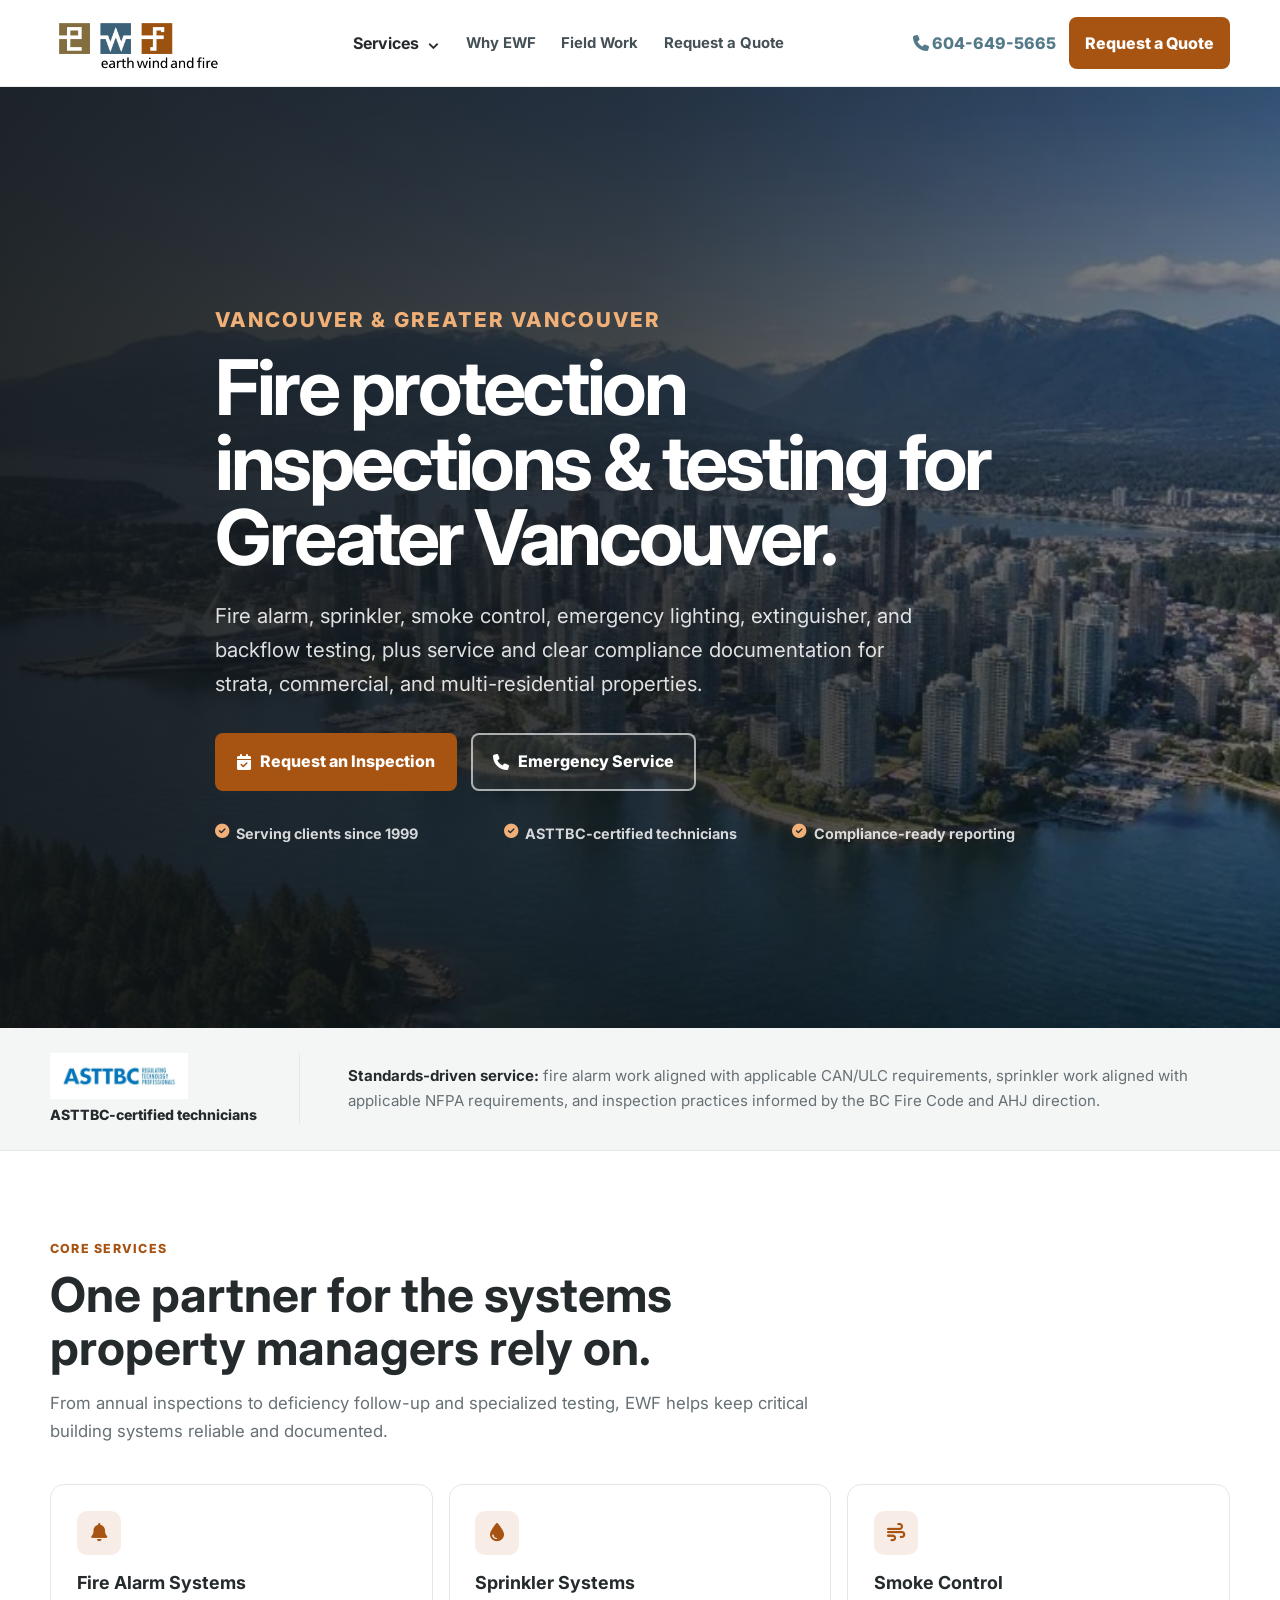
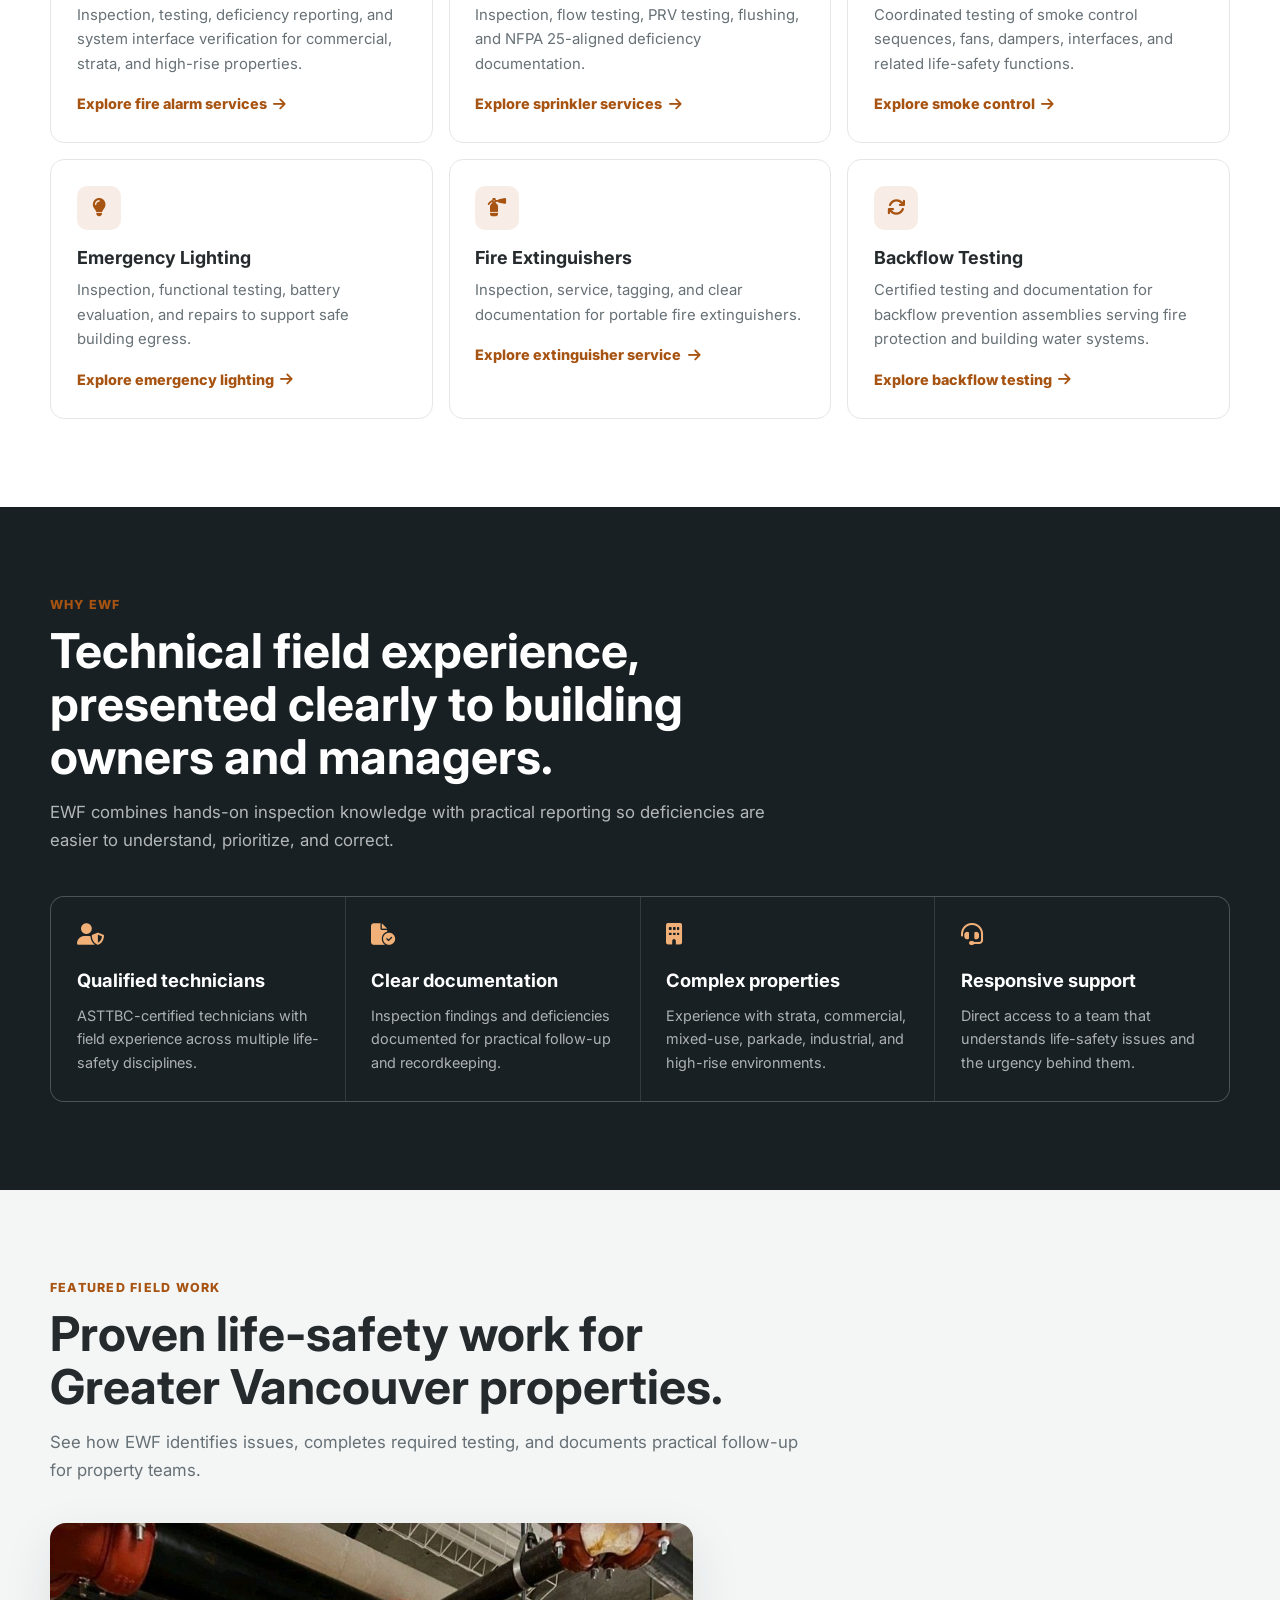
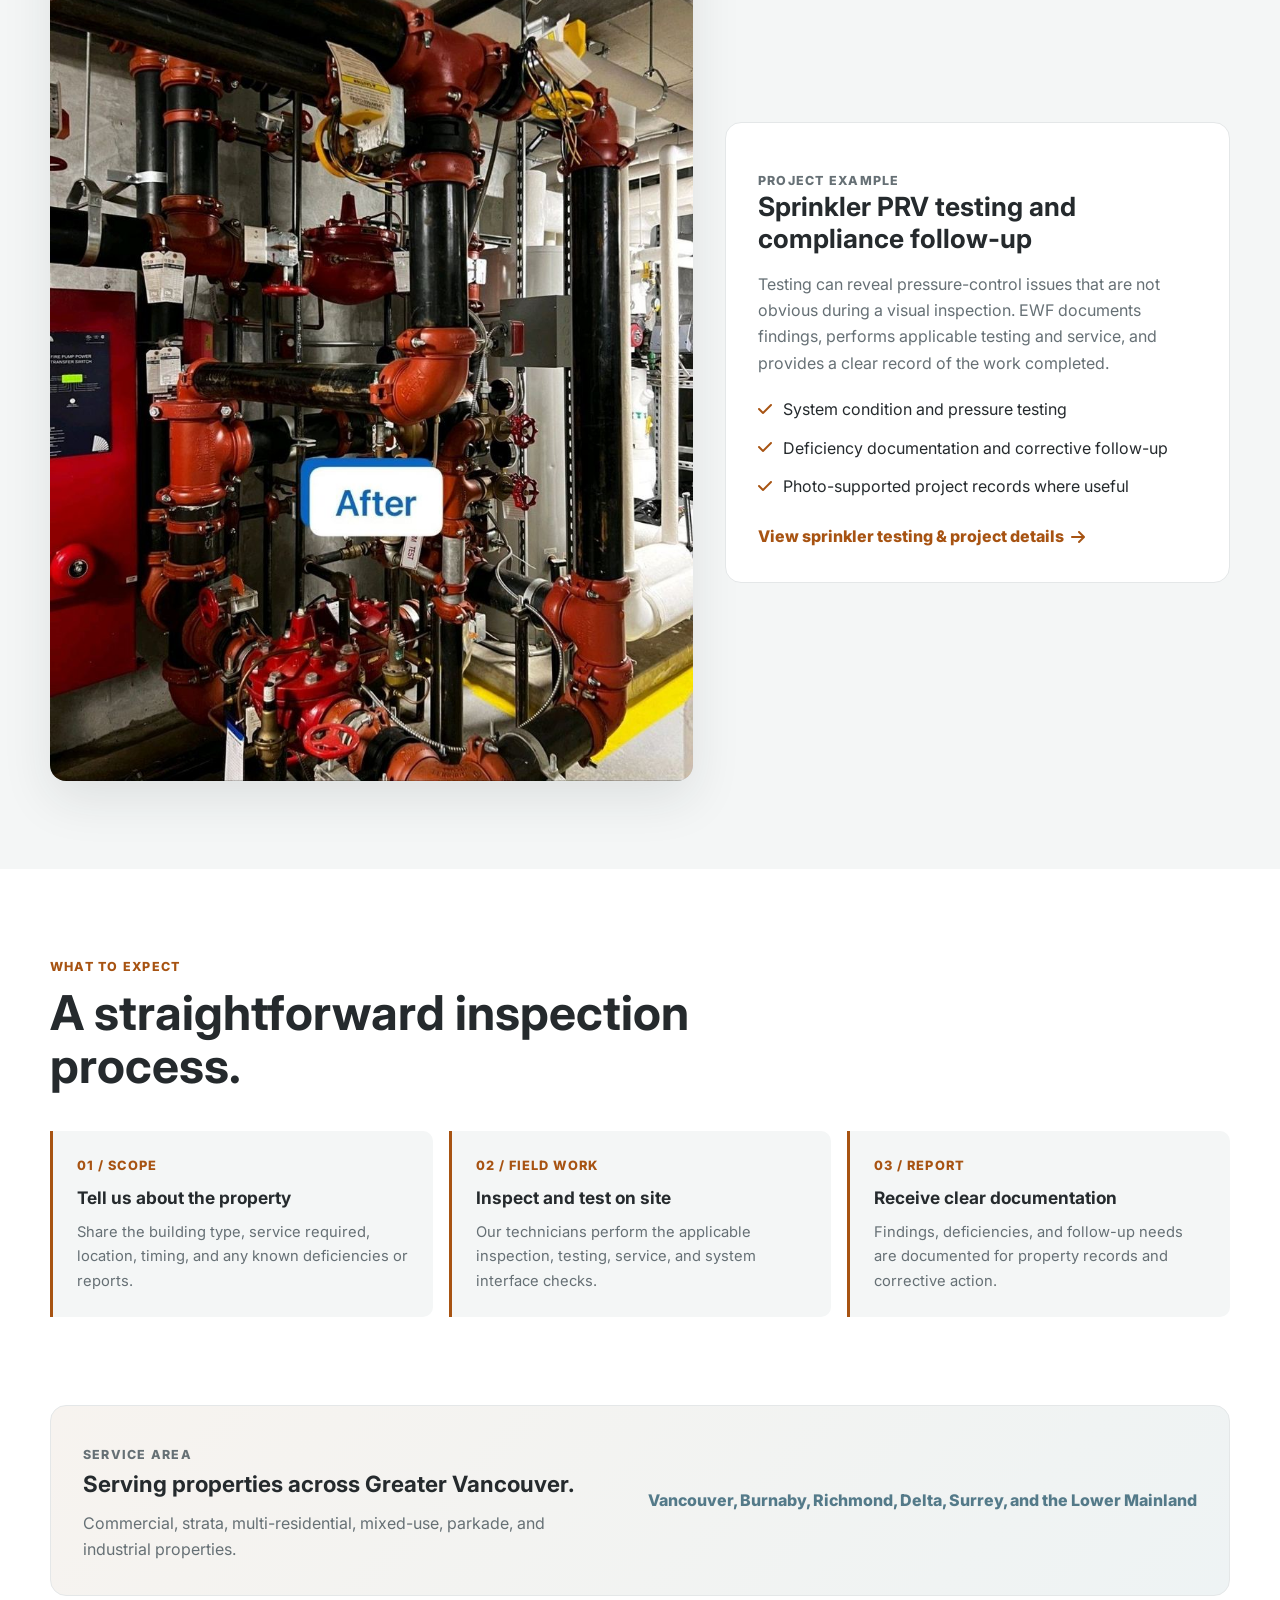
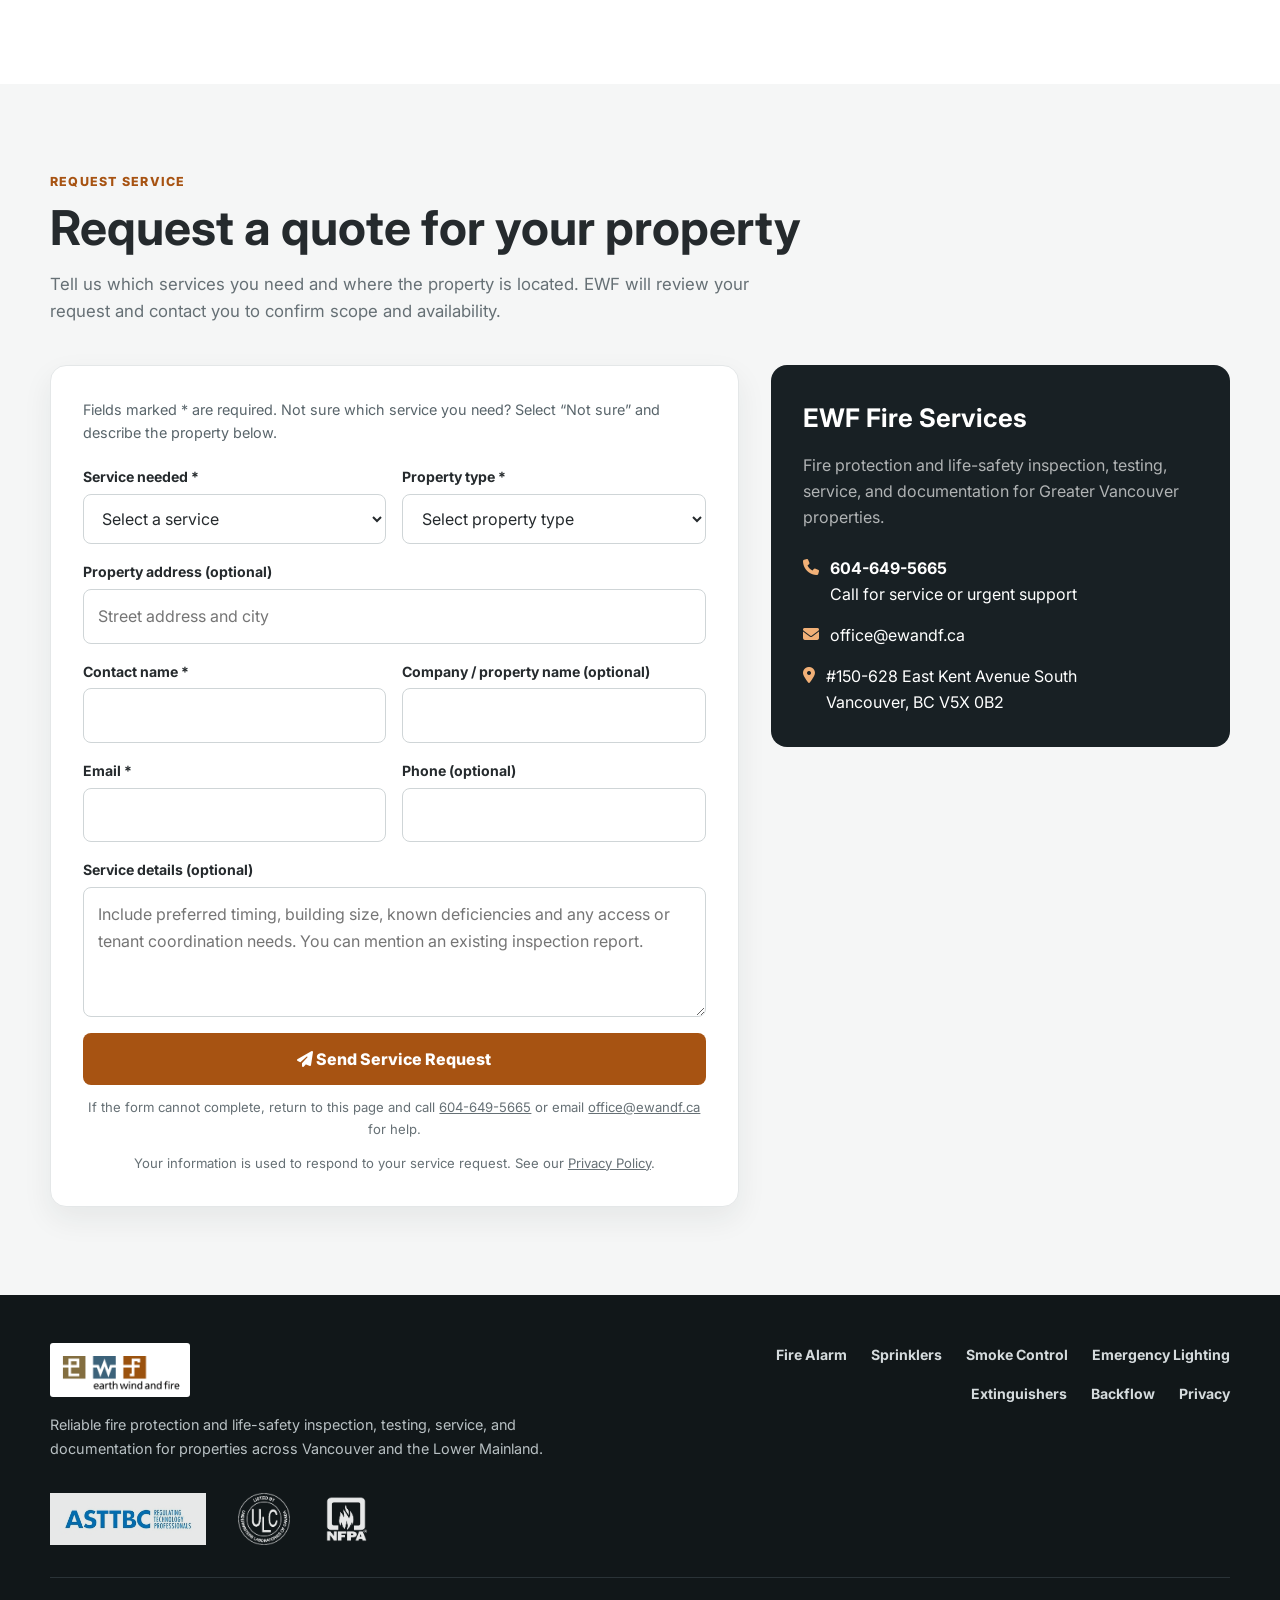
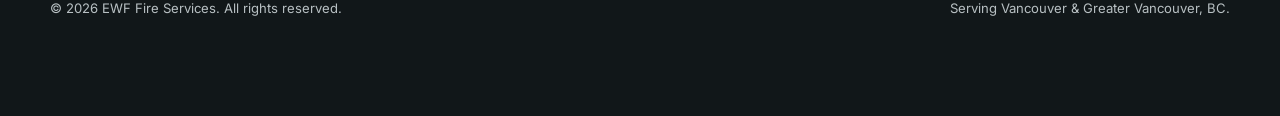
<file: index.html>
<!DOCTYPE html>
<html lang="en">
<head>
  <meta charset="UTF-8" />
  <meta name="viewport" content="width=device-width, initial-scale=1.0" />
  <meta name="description" content="EWF Fire Services provides fire alarm inspections, sprinkler testing, smoke control coordination, emergency lighting, fire extinguisher, and backflow services throughout Vancouver and the Lower Mainland, BC." />
  <title>Fire Alarm & Life Safety Services in Vancouver, BC | EWF Fire Services</title>
  <link rel="canonical" href="https://ewfservices.ca/" />
  <meta property="og:type" content="website" />
  <meta property="og:site_name" content="EWF Fire Services" />
  <meta property="og:title" content="Fire Alarm & Life Safety Services in Vancouver, BC | EWF Fire Services" />
  <meta property="og:description" content="Inspection, testing, service, and compliance documentation for strata and commercial properties across Greater Vancouver." />
  <meta property="og:url" content="https://ewfservices.ca/" />
  <meta property="og:image" content="https://ewfservices.ca/hero-background.webp" />
  <meta property="og:image:alt" content="EWF Fire Services technician performing fire and life-safety work" />
  <meta name="twitter:card" content="summary_large_image" />
  <meta name="twitter:title" content="Fire Alarm & Life Safety Services in Vancouver, BC | EWF Fire Services" />
  <meta name="twitter:description" content="Inspection, testing, service, and compliance documentation for strata and commercial properties across Greater Vancouver." />
  <meta name="twitter:image" content="https://ewfservices.ca/hero-background.webp" />
  <meta name="twitter:image:alt" content="EWF Fire Services technician performing fire and life-safety work" />
  <link rel="icon" type="image/x-icon" href="favicon.ico" />
  <link rel="preconnect" href="https://fonts.googleapis.com">
  <link rel="preconnect" href="https://fonts.gstatic.com" crossorigin>
  <link href="https://fonts.googleapis.com/css2?family=Inter:wght@400;500;600;700;800&display=swap" rel="stylesheet">
  <link rel="stylesheet" href="https://cdnjs.cloudflare.com/ajax/libs/font-awesome/6.4.0/css/all.min.css" integrity="sha512-iecdLmaskl7CVkqkXNQ/ZH/XLlvWZOJyj7Yy7tcenmpD1ypASozpmT/E0iPtmFIB46ZmdtAc9eNBvH0H/ZpiBw==" crossorigin="anonymous" referrerpolicy="no-referrer" />

  <script type="application/ld+json">
  {
    "@context": "https://schema.org",
    "@type": ["LocalBusiness", "ProfessionalService"],
    "name": "EWF Fire Services",
    "description": "Fire alarm inspections, sprinkler testing, smoke control system coordination, emergency lighting, fire extinguisher, and backflow services in Vancouver and the Lower Mainland, BC.",
    "url": "https://ewfservices.ca",
    "telephone": "+1-604-649-5665",
    "email": "office@ewandf.ca",
    "address": {
      "@type": "PostalAddress",
      "streetAddress": "#150-628 East Kent Avenue South",
      "addressLocality": "Vancouver",
      "addressRegion": "BC",
      "postalCode": "V5X 0B2",
      "addressCountry": "CA"
    },
    "areaServed": [
      { "@type": "City", "name": "Vancouver" },
      { "@type": "AdministrativeArea", "name": "Greater Vancouver, BC" }
    ],
    "hasOfferCatalog": {
      "@type": "OfferCatalog",
      "name": "Fire Protection & Life Safety Services",
      "itemListElement": [
        {"@type":"Offer","itemOffered":{"@type":"Service","name":"Fire Alarm Inspection & Testing","url":"https://ewfservices.ca/fire-alarm-systems"}},
        {"@type":"Offer","itemOffered":{"@type":"Service","name":"Sprinkler System Testing & NFPA 25 Compliance","url":"https://ewfservices.ca/sprinkler-systems"}},
        {"@type":"Offer","itemOffered":{"@type":"Service","name":"Smoke Control System Testing & Coordination","url":"https://ewfservices.ca/smoke-control-systems"}},
        {"@type":"Offer","itemOffered":{"@type":"Service","name":"Emergency Lighting Testing","url":"https://ewfservices.ca/emergency-lighting"}},
        {"@type":"Offer","itemOffered":{"@type":"Service","name":"Fire Extinguisher Service & Inspection","url":"https://ewfservices.ca/fire-extinguishers"}},
        {"@type":"Offer","itemOffered":{"@type":"Service","name":"Backflow Testing","url":"https://ewfservices.ca/backflow-testing"}}
      ]
    }
  }
  </script>

  <style>
    :root {
      --earth: #857347;
      --wind: #547a89;
      --fire: #a75312;
      --fire-dark: #7d3c0b;
      --ink: #252a2d;
      --muted: #667075;
      --line: #e4e7e8;
      --panel: #f4f6f6;
      --white: #fff;
      --max: 1180px;
      --shadow: 0 18px 50px rgba(28, 37, 41, 0.10);
    }

    * { box-sizing: border-box; margin: 0; padding: 0; }
    html { scroll-behavior: smooth; scroll-padding-top: 92px; }
    body {
      font-family: 'Inter', -apple-system, BlinkMacSystemFont, 'Segoe UI', Arial, sans-serif;
      color: var(--ink);
      background: var(--white);
      line-height: 1.65;
    }
    img { max-width: 100%; display: block; }
    a { color: inherit; }
    button, input, select, textarea { font: inherit; }
    .skip-link { position: absolute; left: -9999px; top: 0; z-index: 9999; background: var(--ink); color: white; padding: .75rem 1rem; }
    .skip-link:focus { left: 1rem; top: 1rem; }
    .container { width: min(calc(100% - 2rem), var(--max)); margin-inline: auto; }
    .eyebrow { color: var(--fire); font-weight: 800; text-transform: uppercase; letter-spacing: .10em; font-size: .78rem; }
    .section-title { font-size: clamp(2rem, 4vw, 3rem); line-height: 1.1; margin-top: .6rem; max-width: 760px; }
    .section-lead { color: var(--muted); font-size: 1.05rem; max-width: 760px; margin-top: 1rem; }

    header {
      position: sticky; top: 0; z-index: 1000;
      background: rgba(255,255,255,.96);
      border-bottom: 1px solid rgba(0,0,0,.07);
      backdrop-filter: blur(12px);
    }
    .nav-shell { height: 86px; display: flex; align-items: center; justify-content: space-between; gap: 2rem; }
    .brand { display: flex; align-items: center; gap: .8rem; text-decoration: none; min-width: 0; }
    .brand img { height: 58px; width: auto; }
    .brand-fallback { display: none; font-weight: 800; letter-spacing: .02em; }
    nav { display: flex; align-items: center; gap: 1.6rem; }
    nav a { text-decoration: none; color: #445056; font-weight: 700; font-size: .93rem; }
    nav a:hover, nav a:focus-visible { color: var(--fire); }
    .nav-actions { display: flex; align-items: center; gap: .8rem; }
    .call-link { text-decoration: none; font-weight: 800; color: var(--wind); white-space: nowrap; }
    .nav-cta { text-decoration: none; background: var(--fire); color: white; padding: .78rem 1rem; border-radius: 8px; font-weight: 800; white-space: nowrap; }
    .menu-toggle { display: none; width: 44px; height: 44px; border: 1px solid var(--line); border-radius: 8px; background: white; color: var(--ink); cursor: pointer; }

    .hero {
      color: white;
      background:
        linear-gradient(90deg, rgba(16,20,22,.91) 0%, rgba(16,20,22,.78) 50%, rgba(16,20,22,.48) 100%),
        url('hero-background.webp') center/cover no-repeat;
      min-height: 620px;
      display: grid;
      align-items: center;
    }
    .hero-inner { padding: 6.5rem 0 6rem; max-width: 850px; }
    .hero .eyebrow { color: #f1b077; }
    .hero h1 { font-size: clamp(2.8rem, 6vw, 5.2rem); line-height: .98; letter-spacing: -.045em; max-width: 900px; margin-top: .8rem; }
    .hero p { color: rgba(255,255,255,.86); font-size: clamp(1.06rem, 2vw, 1.28rem); max-width: 720px; margin-top: 1.5rem; }
    .hero-actions { display: flex; gap: .9rem; flex-wrap: wrap; margin-top: 2rem; }
    .btn { display: inline-flex; align-items: center; justify-content: center; gap: .55rem; min-height: 50px; padding: .86rem 1.25rem; border-radius: 8px; font-weight: 800; text-decoration: none; border: 2px solid transparent; }
    .btn-primary { background: var(--fire); color: white; }
    .btn-primary:hover { background: var(--fire-dark); }
    .btn-secondary { color: white; border-color: rgba(255,255,255,.62); background: rgba(255,255,255,.06); }
    .btn-secondary:hover { background: rgba(255,255,255,.14); }
    .hero-proof { display: grid; grid-template-columns: repeat(3, minmax(0, 1fr)); gap: .75rem 1rem; margin-top: 2.1rem; max-width: 850px; color: rgba(255,255,255,.82); font-size: .9rem; font-weight: 700; }
    .hero-proof span { display: flex; align-items: flex-start; gap: .45rem; line-height: 1.35; }
    .hero-proof i { color: #f1b077; }

    .standards-bar { background: var(--panel); border-bottom: 1px solid var(--line); }
    .standards-inner { display: grid; grid-template-columns: minmax(220px, 250px) minmax(0, 1fr); gap: 3rem; align-items: center; padding: 1.6rem 0; }
    .asttbc { display: flex; flex-direction: column; align-items: flex-start; gap: .45rem; min-width: 0; padding-right: 2rem; border-right: 1px solid var(--line); font-weight: 800; }
    .asttbc img { height: 46px; width: auto; }
    .asttbc span { color: var(--ink); font-size: .88rem; line-height: 1.25; }
    .standards-copy { color: var(--muted); font-size: .94rem; }
    .standards-copy strong { color: var(--ink); }

    section { padding: 5.5rem 0; }
    .services { background: white; }
    .services-grid { display: grid; grid-template-columns: repeat(3, 1fr); gap: 1rem; margin-top: 2.4rem; }
    .service-card { border: 1px solid var(--line); border-radius: 14px; padding: 1.6rem; background: white; transition: transform .2s ease, box-shadow .2s ease, border-color .2s ease; }
    .service-card:hover { transform: translateY(-3px); box-shadow: var(--shadow); border-color: #d6c1b3; }
    .service-icon { width: 44px; height: 44px; border-radius: 10px; background: #f8ede6; color: var(--fire); display: grid; place-items: center; font-size: 1.15rem; }
    .service-card h3 { margin-top: 1rem; font-size: 1.12rem; line-height: 1.3; }
    .service-card p { color: var(--muted); margin-top: .55rem; font-size: .93rem; }
    .service-card a { display: inline-flex; gap: .4rem; align-items: center; margin-top: 1rem; color: var(--fire); font-weight: 800; text-decoration: none; font-size: .9rem; }

    .trust { background: #182024; color: white; }
    .trust .section-title { color: white; }
    .trust .section-lead { color: rgba(255,255,255,.68); }
    .trust-grid { display: grid; grid-template-columns: repeat(4, 1fr); gap: 1px; background: rgba(255,255,255,.12); margin-top: 2.6rem; border: 1px solid rgba(255,255,255,.12); border-radius: 14px; overflow: hidden; }
    .trust-item { padding: 1.6rem; background: #182024; min-height: 160px; }
    .trust-item strong { display: block; font-size: 1.15rem; margin-top: 1rem; }
    .trust-item p { color: rgba(255,255,255,.65); font-size: .9rem; margin-top: .5rem; }
    .trust-item i { color: #f1b077; font-size: 1.35rem; }

    .work { background: var(--panel); }
    .work-grid { display: grid; grid-template-columns: 1.12fr .88fr; gap: 2rem; align-items: center; margin-top: 2.4rem; }
    .work-photo { border-radius: 16px; overflow: hidden; min-height: 390px; background: #dfe4e6; box-shadow: var(--shadow); }
    .work-photo img { width: 100%; height: 100%; min-height: 390px; object-fit: cover; }
    .work-copy { background: white; border: 1px solid var(--line); border-radius: 16px; padding: 2rem; }
    .work-copy h3 { font-size: 1.65rem; line-height: 1.2; }
    .work-copy p { color: var(--muted); margin-top: 1rem; }
    .check-list { list-style: none; margin-top: 1.25rem; display: grid; gap: .75rem; }
    .check-list li { display: flex; gap: .7rem; align-items: flex-start; }
    .check-list i { color: var(--fire); margin-top: .3rem; }
    .text-link { color: var(--fire); font-weight: 800; text-decoration: none; display: inline-flex; gap: .45rem; align-items: center; margin-top: 1.5rem; }

    .process-grid { display: grid; grid-template-columns: repeat(3, 1fr); gap: 1rem; margin-top: 2.4rem; }
    .process-card { padding: 1.5rem; border-left: 3px solid var(--fire); background: var(--panel); border-radius: 0 10px 10px 0; }
    .process-card .num { color: var(--fire); font-weight: 800; font-size: .8rem; letter-spacing: .08em; }
    .process-card h3 { margin-top: .45rem; font-size: 1.08rem; }
    .process-card p { color: var(--muted); font-size: .92rem; margin-top: .5rem; }

    .service-area { padding-top: 0; }
    .area-box { background: linear-gradient(135deg, #f7f3ef, #eef3f4); border: 1px solid var(--line); border-radius: 16px; padding: 2rem; display: grid; grid-template-columns: 1fr auto; gap: 2rem; align-items: center; }
    .area-box h3 { font-size: 1.4rem; }
    .area-box p { color: var(--muted); margin-top: .45rem; }
    .area-cities { font-weight: 800; color: var(--wind); }

    .contact { background: #f5f6f6; }
    .contact-grid { display: grid; grid-template-columns: 1.2fr .8fr; gap: 2rem; margin-top: 2.4rem; align-items: start; }
    .contact-card { background: #182024; color: white; border-radius: 16px; padding: 2rem; }
    .contact-card h3 { font-size: 1.6rem; }
    .contact-card p { color: rgba(255,255,255,.66); margin-top: .8rem; }
    .contact-links { margin-top: 1.5rem; display: grid; gap: .9rem; }
    .contact-links a, .contact-links div { display: flex; align-items: flex-start; gap: .7rem; text-decoration: none; }
    .contact-links i { color: #f1b077; margin-top: .25rem; }

    form { background: white; border: 1px solid var(--line); border-radius: 16px; padding: 2rem; box-shadow: 0 12px 30px rgba(28,37,41,.07); }
    .form-grid { display: grid; grid-template-columns: 1fr 1fr; gap: 1rem; }
    .field { display: grid; gap: .35rem; }
    .field.full { grid-column: 1 / -1; }
    label { font-weight: 700; font-size: .88rem; }
    input, select, textarea { width: 100%; border: 1px solid #cfd5d7; border-radius: 8px; padding: .82rem .9rem; background: white; color: var(--ink); }
    input:focus, select:focus, textarea:focus { outline: 3px solid rgba(84,122,137,.16); border-color: var(--wind); }
    textarea { min-height: 130px; resize: vertical; }
    .submit-btn { width: 100%; margin-top: 1rem; border: 0; background: var(--fire); color: white; min-height: 52px; border-radius: 8px; font-weight: 800; cursor: pointer; }
    .submit-btn:hover { background: var(--fire-dark); }
    .form-note { color: var(--muted); font-size: .82rem; margin-top: .75rem; text-align: center; }
    .honeypot { position: absolute; left: -9999px; }

    footer { background: #111719; color: #b8c0c3; padding: 3rem 0 6rem; }
    .footer-grid { display: grid; grid-template-columns: 1.2fr .8fr; gap: 2rem; }
    .footer-brand img { height: 54px; width: auto; padding: .35rem; border-radius: 3px; background: white; }
    .footer-brand p { margin-top: 1rem; max-width: 560px; font-size: .9rem; }
    .footer-links { display: flex; gap: 1rem 1.5rem; flex-wrap: wrap; justify-content: flex-end; align-content: flex-start; }
    .footer-links a { text-decoration: none; color: #d5dbdd; font-weight: 700; font-size: .88rem; }
    .footer-logos { display: flex; align-items: center; gap: 2rem; flex-wrap: wrap; margin-top: 2rem; }
    .footer-logos img { height: 52px; width: auto; object-fit: contain; opacity: .9; }
    .footer-logos .ulc-logo, .footer-logos .nfpa-logo { filter: brightness(0) invert(1); }
    .footer-bottom { border-top: 1px solid #2a3337; margin-top: 2rem; padding-top: 1.3rem; display: flex; justify-content: space-between; gap: 1rem; flex-wrap: wrap; font-size: .82rem; }

    .mobile-action-bar { display: none; }

    @media (max-width: 960px) {
      nav { position: fixed; inset: 86px 1rem auto 1rem; background: white; box-shadow: var(--shadow); border: 1px solid var(--line); border-radius: 12px; padding: 1rem; flex-direction: column; align-items: stretch; gap: .25rem; transform: translateY(-12px); opacity: 0; pointer-events: none; transition: .18s ease; }
      nav.open { transform: translateY(0); opacity: 1; pointer-events: auto; }
      nav a { padding: .8rem; border-radius: 8px; }
      nav a:hover { background: var(--panel); }
      .menu-toggle { display: inline-grid; place-items: center; }
      .nav-actions .nav-cta { display: none; }
      .services-grid { grid-template-columns: repeat(2, 1fr); }
      .trust-grid { grid-template-columns: repeat(2, 1fr); }
      .work-grid, .contact-grid { grid-template-columns: 1fr; }
      .process-grid { grid-template-columns: 1fr; }
      .area-box { grid-template-columns: 1fr; }
    }

    @media (max-width: 640px) {
      .container { width: min(calc(100% - 1.25rem), var(--max)); }
      .nav-shell { height: 74px; }
      nav { inset: 74px .65rem auto .65rem; }
      .brand img { height: 48px; }
      .call-link { display: none; }
      .hero { min-height: auto; }
      .hero-inner { padding: 5.5rem 0 5rem; }
      .hero-actions { display: grid; grid-template-columns: 1fr; }
      .hero-proof { grid-template-columns: 1fr; gap: .65rem; }
      .standards-inner { grid-template-columns: 1fr; gap: 1rem; }
      .asttbc { padding-right: 0; padding-bottom: 1rem; border-right: 0; border-bottom: 1px solid var(--line); }
      section { padding: 4.2rem 0; }
      .services-grid, .trust-grid { grid-template-columns: 1fr; }
      .form-grid { grid-template-columns: 1fr; }
      .field.full { grid-column: auto; }
      .footer-grid { grid-template-columns: 1fr; }
      .footer-links { justify-content: flex-start; }
      footer { padding-bottom: 5.8rem; }
      .mobile-action-bar {
        position: fixed; bottom: 0; left: 0; right: 0; z-index: 1100;
        display: grid; grid-template-columns: 1fr 1fr; gap: 1px;
        background: #d8dcde; border-top: 1px solid #d8dcde;
      }
      .mobile-action-bar a { min-height: 58px; display: flex; align-items: center; justify-content: center; gap: .45rem; text-decoration: none; font-weight: 800; background: white; color: var(--ink); }
      .mobile-action-bar a:last-child { background: var(--fire); color: white; }
    }
  </style>

  <link rel="stylesheet" href="/navigation.css" />
  <script>document.documentElement.classList.add('js');</script>
  <script src="/nav.js" defer></script>
  <script src="/enquiry.js"></script>
  <script src="/canonical.js"></script>
  <!-- Google tag (gtag.js) -->
  <script async src="https://www.googletagmanager.com/gtag/js?id=G-9ZJPP9CTGQ"></script>
  <script>
    window.dataLayer = window.dataLayer || [];
    function gtag(){dataLayer.push(arguments);}
    gtag('js', new Date());
    gtag('config', 'G-9ZJPP9CTGQ', window.ewfAnalyticsPage || {});
  </script>
</head>
<body>
  <a class="skip-link" href="#main">Skip to content</a>

  <header>
    <div class="container nav-shell">
      <a class="brand" href="/" aria-label="EWF Fire Services home">
        <img src="logo.png" alt="EWF Fire Services" onerror="this.style.display='none'; this.nextElementSibling.style.display='inline';" />
        <span class="brand-fallback">EWF FIRE SERVICES</span>
      </a>

      <nav id="primary-nav" aria-label="Primary navigation">
        <details class="service-menu">
          <summary>Services</summary>
          <div class="service-menu-links">
            <a href="/fire-alarm-systems">Fire Alarm</a>
            <a href="/sprinkler-systems">Sprinklers</a>
            <a href="/smoke-control-systems">Smoke Control</a>
            <a href="/emergency-lighting">Emergency Lighting</a>
            <a href="/fire-extinguishers">Fire Extinguishers</a>
            <a href="/backflow-testing">Backflow Testing</a>
            <a href="/#services">All Services</a>
          </div>
        </details>
        <a href="#why-ewf">Why EWF</a>
        <a href="#work">Field Work</a>
        <a href="#contact">Request a Quote</a>
      </nav>

      <div class="nav-actions">
        <a class="call-link" href="tel:6046495665"><i class="fa-solid fa-phone"></i> 604-649-5665</a>
        <a class="nav-cta" href="#contact">Request a Quote</a>
        <button class="menu-toggle" type="button" aria-expanded="false" aria-controls="primary-nav" aria-label="Open menu">
          <svg class="icon-open" viewBox="0 0 24 24" width="22" height="22" aria-hidden="true"><path d="M3 6h18M3 12h18M3 18h18" stroke="currentColor" stroke-width="2" stroke-linecap="round"/></svg>
          <svg class="icon-close" viewBox="0 0 24 24" width="22" height="22" aria-hidden="true"><path d="M6 6l12 12M18 6L6 18" stroke="currentColor" stroke-width="2" stroke-linecap="round"/></svg>
        </button>
      </div>
    </div>
  </header>

  <main id="main" tabindex="-1">
    <section class="hero">
      <div class="container hero-inner">
        <p class="eyebrow">Vancouver & Greater Vancouver</p>
        <h1>Fire protection inspections &amp; testing for Greater Vancouver.</h1>
        <p>Fire alarm, sprinkler, smoke control, emergency lighting, extinguisher, and backflow testing, plus service and clear compliance documentation for strata, commercial, and multi-residential properties.</p>
        <div class="hero-actions">
          <a class="btn btn-primary" href="#contact"><i class="fa-solid fa-calendar-check"></i> Request an Inspection</a>
          <a class="btn btn-secondary" href="tel:6046495665"><i class="fa-solid fa-phone"></i> Emergency Service</a>
        </div>
        <div class="hero-proof" aria-label="EWF highlights">
          <span><i class="fa-solid fa-circle-check"></i> Serving clients since 1999</span>
          <span><i class="fa-solid fa-circle-check"></i> ASTTBC-certified technicians</span>
          <span><i class="fa-solid fa-circle-check"></i> Compliance-ready reporting</span>
        </div>
      </div>
    </section>

    <div class="standards-bar">
      <div class="container standards-inner">
        <div class="asttbc">
          <img src="/assets/certifications/asttbc-logo.png" alt="ASTTBC" />
          <span>ASTTBC-certified technicians</span>
        </div>
        <p class="standards-copy"><strong>Standards-driven service:</strong> fire alarm work aligned with applicable CAN/ULC requirements, sprinkler work aligned with applicable NFPA requirements, and inspection practices informed by the BC Fire Code and AHJ direction.</p>
      </div>
    </div>

    <section class="services" id="services">
      <div class="container">
        <p class="eyebrow">Core services</p>
        <h2 class="section-title">One partner for the systems property managers rely on.</h2>
        <p class="section-lead">From annual inspections to deficiency follow-up and specialized testing, EWF helps keep critical building systems reliable and documented.</p>

        <div class="services-grid">
          <article class="service-card">
            <div class="service-icon"><i class="fa-solid fa-bell"></i></div>
            <h3>Fire Alarm Systems</h3>
            <p>Inspection, testing, deficiency reporting, and system interface verification for commercial, strata, and high-rise properties.</p>
            <a href="/fire-alarm-systems">Explore fire alarm services <i class="fa-solid fa-arrow-right"></i></a>
          </article>
          <article class="service-card">
            <div class="service-icon"><i class="fa-solid fa-droplet"></i></div>
            <h3>Sprinkler Systems</h3>
            <p>Inspection, flow testing, PRV testing, flushing, and NFPA 25-aligned deficiency documentation.</p>
            <a href="/sprinkler-systems">Explore sprinkler services <i class="fa-solid fa-arrow-right"></i></a>
          </article>
          <article class="service-card">
            <div class="service-icon"><i class="fa-solid fa-wind"></i></div>
            <h3>Smoke Control</h3>
            <p>Coordinated testing of smoke control sequences, fans, dampers, interfaces, and related life-safety functions.</p>
            <a href="/smoke-control-systems">Explore smoke control <i class="fa-solid fa-arrow-right"></i></a>
          </article>
          <article class="service-card">
            <div class="service-icon"><i class="fa-solid fa-lightbulb"></i></div>
            <h3>Emergency Lighting</h3>
            <p>Inspection, functional testing, battery evaluation, and repairs to support safe building egress.</p>
            <a href="/emergency-lighting">Explore emergency lighting <i class="fa-solid fa-arrow-right"></i></a>
          </article>
          <article class="service-card">
            <div class="service-icon"><i class="fa-solid fa-fire-extinguisher"></i></div>
            <h3>Fire Extinguishers</h3>
            <p>Inspection, service, tagging, and clear documentation for portable fire extinguishers.</p>
            <a href="/fire-extinguishers">Explore extinguisher service <i class="fa-solid fa-arrow-right"></i></a>
          </article>
          <article class="service-card">
            <div class="service-icon"><i class="fa-solid fa-arrows-rotate"></i></div>
            <h3>Backflow Testing</h3>
            <p>Certified testing and documentation for backflow prevention assemblies serving fire protection and building water systems.</p>
            <a href="/backflow-testing">Explore backflow testing <i class="fa-solid fa-arrow-right"></i></a>
          </article>
        </div>
      </div>
    </section>

    <section class="trust" id="why-ewf">
      <div class="container">
        <p class="eyebrow">Why EWF</p>
        <h2 class="section-title">Technical field experience, presented clearly to building owners and managers.</h2>
        <p class="section-lead">EWF combines hands-on inspection knowledge with practical reporting so deficiencies are easier to understand, prioritize, and correct.</p>

        <div class="trust-grid">
          <div class="trust-item">
            <i class="fa-solid fa-user-shield"></i>
            <strong>Qualified technicians</strong>
            <p>ASTTBC-certified technicians with field experience across multiple life-safety disciplines.</p>
          </div>
          <div class="trust-item">
            <i class="fa-solid fa-file-circle-check"></i>
            <strong>Clear documentation</strong>
            <p>Inspection findings and deficiencies documented for practical follow-up and recordkeeping.</p>
          </div>
          <div class="trust-item">
            <i class="fa-solid fa-building"></i>
            <strong>Complex properties</strong>
            <p>Experience with strata, commercial, mixed-use, parkade, industrial, and high-rise environments.</p>
          </div>
          <div class="trust-item">
            <i class="fa-solid fa-headset"></i>
            <strong>Responsive support</strong>
            <p>Direct access to a team that understands life-safety issues and the urgency behind them.</p>
          </div>
        </div>
      </div>
    </section>

    <section class="work" id="work">
      <div class="container">
        <p class="eyebrow">Featured field work</p>
        <h2 class="section-title">Proven life-safety work for Greater Vancouver properties.</h2>
        <p class="section-lead">See how EWF identifies issues, completes required testing, and documents practical follow-up for property teams.</p>

        <div class="work-grid">
          <div class="work-photo">
            <img src="/prv-after.jpg" alt="Completed fire sprinkler pressure reducing valve compliance work" />
          </div>
          <div class="work-copy">
            <p class="eyebrow">Project example</p>
            <h3>Sprinkler PRV testing and compliance follow-up</h3>
            <p>Testing can reveal pressure-control issues that are not obvious during a visual inspection. EWF documents findings, performs applicable testing and service, and provides a clear record of the work completed.</p>
            <ul class="check-list">
              <li><i class="fa-solid fa-check"></i><span>System condition and pressure testing</span></li>
              <li><i class="fa-solid fa-check"></i><span>Deficiency documentation and corrective follow-up</span></li>
              <li><i class="fa-solid fa-check"></i><span>Photo-supported project records where useful</span></li>
            </ul>
            <a class="text-link" href="/sprinkler-systems">View sprinkler testing & project details <i class="fa-solid fa-arrow-right"></i></a>
          </div>
        </div>
      </div>
    </section>

    <section>
      <div class="container">
        <p class="eyebrow">What to expect</p>
        <h2 class="section-title">A straightforward inspection process.</h2>
        <div class="process-grid">
          <div class="process-card">
            <div class="num">01 / SCOPE</div>
            <h3>Tell us about the property</h3>
            <p>Share the building type, service required, location, timing, and any known deficiencies or reports.</p>
          </div>
          <div class="process-card">
            <div class="num">02 / FIELD WORK</div>
            <h3>Inspect and test on site</h3>
            <p>Our technicians perform the applicable inspection, testing, service, and system interface checks.</p>
          </div>
          <div class="process-card">
            <div class="num">03 / REPORT</div>
            <h3>Receive clear documentation</h3>
            <p>Findings, deficiencies, and follow-up needs are documented for property records and corrective action.</p>
          </div>
        </div>
      </div>
    </section>

    <section class="service-area">
      <div class="container">
        <div class="area-box">
          <div>
            <p class="eyebrow">Service area</p>
            <h3>Serving properties across Greater Vancouver.</h3>
            <p>Commercial, strata, multi-residential, mixed-use, parkade, and industrial properties.</p>
          </div>
          <div class="area-cities">Vancouver, Burnaby, Richmond, Delta, Surrey, and the Lower Mainland</div>
        </div>
      </div>
    </section>

    <section class="contact" id="contact">
      <div class="container">
        <p class="eyebrow">Request service</p>
        <h2 class="section-title">Request a quote for your property</h2>
        <p class="section-lead">Tell us which services you need and where the property is located. EWF will review your request and contact you to confirm scope and availability.</p>

        <div class="contact-grid">
          <form id="enquiry-form" action="https://formsubmit.co/office@ewandf.ca" method="POST">
            <input type="hidden" name="_next" value="https://ewfservices.ca/thank-you.html" />
            <input type="hidden" name="_subject" value="New EWF website service request" />
            <input type="hidden" name="source_page" value="/" />
            <p class="form-intro">Fields marked * are required. Not sure which service you need? Select “Not sure” and describe the property below.</p>
            <div class="honeypot" aria-hidden="true">
              <label for="website">Website</label>
              <input type="text" id="website" name="_honey" tabindex="-1" autocomplete="off" />
            </div>

            <div class="form-grid">
              <div class="field">
                <label for="service">Service needed *</label>
                <select id="service" name="service" required>
                  <option value="">Select a service</option>
                  <option>Fire Alarm</option>
                  <option>Sprinkler</option>
                  <option>Backflow</option>
                  <option>Smoke Control</option>
                  <option>Emergency Lighting</option>
                  <option>Fire Extinguishers</option>
                  <option>Multiple Services</option>
                  <option>Emergency / Troubleshooting</option>
                  <option>Not sure</option>
                </select>
              </div>
              <div class="field">
                <label for="property-type">Property type *</label>
                <select id="property-type" name="property_type" required>
                  <option value="">Select property type</option>
                  <option>Strata / Multi-Residential</option>
                  <option>Commercial</option>
                  <option>Industrial</option>
                  <option>Mixed Use</option>
                  <option>Other</option>
                  <option>Not sure</option>
                </select>
              </div>
              <div class="field full" id="request-type-field" hidden>
                <label for="request-type">Sprinkler service (optional)</label>
                <select id="request-type" name="request_type" disabled>
                  <option value="">Select a service, or leave blank if unsure</option>
                  <option value="annual-inspection">Annual inspection</option>
                  <option value="five-year-inspection">Five-year internal inspection</option>
                  <option value="prv-service">Pressure reducing valve (PRV) service</option>
                  <option value="deficiency-follow-up">Deficiency follow-up</option>
                </select>
              </div>
              <div class="field full">
                <label for="property-address">Property address (optional)</label>
                <input id="property-address" name="property_address" type="text" autocomplete="street-address" placeholder="Street address and city" />
              </div>
              <div class="field">
                <label for="contact-name">Contact name *</label>
                <input id="contact-name" name="name" type="text" autocomplete="name" required />
              </div>
              <div class="field">
                <label for="company">Company / property name (optional)</label>
                <input id="company" name="company" type="text" autocomplete="organization" />
              </div>
              <div class="field">
                <label for="contact-email">Email *</label>
                <input id="contact-email" name="email" type="email" autocomplete="email" required />
              </div>
              <div class="field">
                <label for="contact-phone">Phone (optional)</label>
                <input id="contact-phone" name="phone" type="tel" autocomplete="tel" />
              </div>
              <div class="field full">
                <label for="contact-message">Service details (optional)</label>
                <textarea id="contact-message" name="message" placeholder="Include preferred timing, building size, known deficiencies and any access or tenant coordination needs. You can mention an existing inspection report."></textarea>
              </div>
            </div>

            <p id="enquiry-offline" class="form-warning" role="alert" tabindex="-1" hidden>You appear to be offline. Your request has not been sent. Reconnect, then select Send Service Request again. Keep this page open to retain your entries.</p>
            <button class="submit-btn" type="submit"><i class="fa-solid fa-paper-plane"></i> Send Service Request</button>
            <div id="enquiry-pending" class="form-note" hidden>
              <p role="status">Waiting for the form provider. If loading stops, you can enable Send Service Request again.</p>
              <button type="button" id="enquiry-retry">Enable retry</button>
            </div>
            <p class="form-note">If the form cannot complete, return to this page and call <a href="tel:6046495665">604-649-5665</a> or email <a href="mailto:office@ewandf.ca">office@ewandf.ca</a> for help.</p>
            <p class="form-note">Your information is used to respond to your service request. See our <a href="/privacy-policy">Privacy Policy</a>.</p>
          </form>

          <aside class="contact-card">
            <h3>EWF Fire Services</h3>
            <p>Fire protection and life-safety inspection, testing, service, and documentation for Greater Vancouver properties.</p>
            <div class="contact-links">
              <a href="tel:6046495665"><i class="fa-solid fa-phone"></i><span><strong>604-649-5665</strong><br>Call for service or urgent support</span></a>
              <a href="mailto:office@ewandf.ca"><i class="fa-solid fa-envelope"></i><span>office@ewandf.ca</span></a>
              <div><i class="fa-solid fa-location-dot"></i><span>#150-628 East Kent Avenue South<br>Vancouver, BC V5X 0B2</span></div>
            </div>
          </aside>
        </div>
      </div>
    </section>
  </main>

  <footer>
    <div class="container">
      <div class="footer-grid">
        <div class="footer-brand">
          <img src="logo.png" alt="EWF Fire Services" />
          <p>Reliable fire protection and life-safety inspection, testing, service, and documentation for properties across Vancouver and the Lower Mainland.</p>
        </div>
        <div class="footer-links">
          <a href="/fire-alarm-systems">Fire Alarm</a>
          <a href="/sprinkler-systems">Sprinklers</a>
          <a href="/smoke-control-systems">Smoke Control</a>
          <a href="/emergency-lighting">Emergency Lighting</a>
          <a href="/fire-extinguishers">Extinguishers</a>
          <a href="/backflow-testing">Backflow</a>
          <a href="/privacy-policy">Privacy</a>
        </div>
      </div>
      <div class="footer-logos">
        <img src="/assets/certifications/asttbc-logo.png" alt="ASTTBC Certified Technicians" class="asttbc-logo" loading="lazy" />
        <img src="/assets/certifications/ulc-logo.png" alt="ULC Compliance" class="ulc-logo" loading="lazy" />
        <img src="/assets/certifications/nfpa-logo.png" alt="NFPA Standards" class="nfpa-logo" loading="lazy" />
      </div>
      <div class="footer-bottom">
        <span>&copy; 2026 EWF Fire Services. All rights reserved.</span>
        <span>Serving Vancouver & Greater Vancouver, BC.</span>
      </div>
    </div>
  </footer>

  <div class="mobile-action-bar" aria-label="Quick contact actions">
    <a href="tel:6046495665"><i class="fa-solid fa-phone"></i> Call EWF</a>
    <a href="#contact"><i class="fa-solid fa-file-signature"></i> Request Quote</a>
  </div>


</body>
</html>
</file>
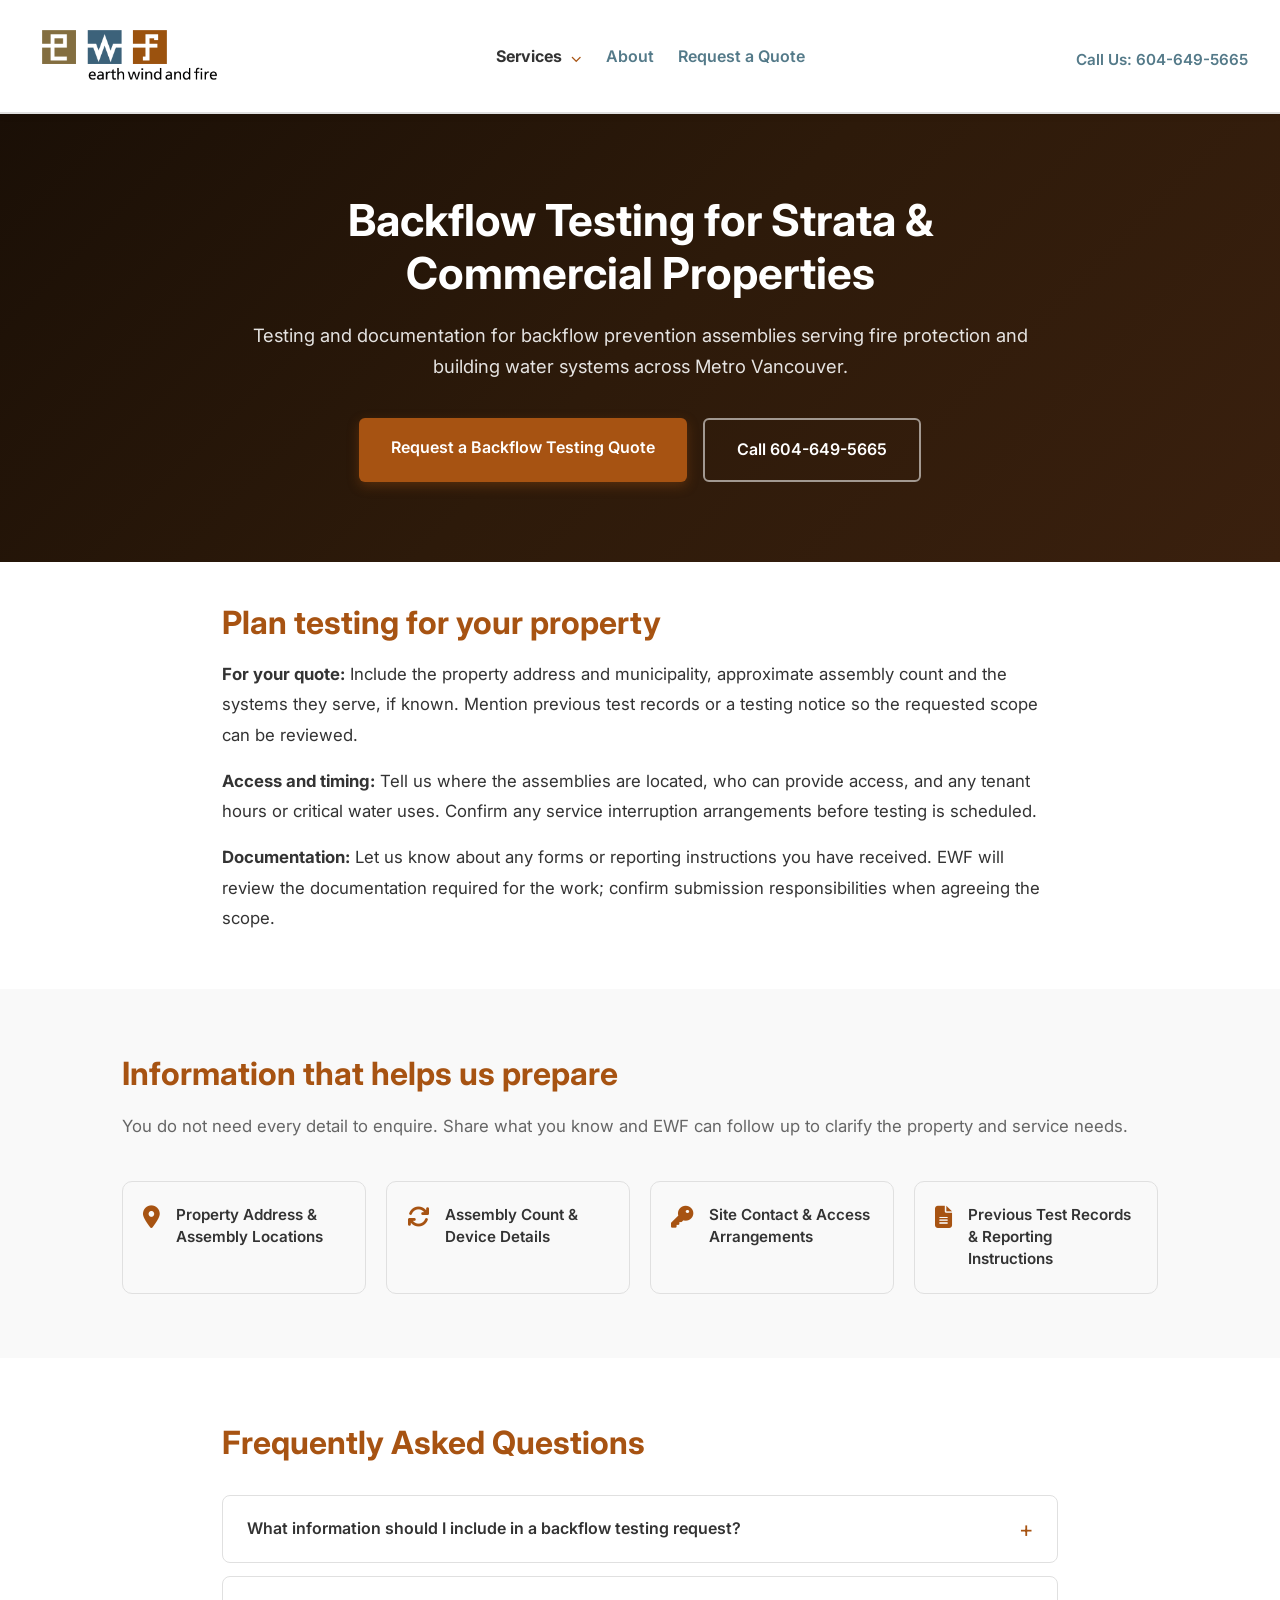
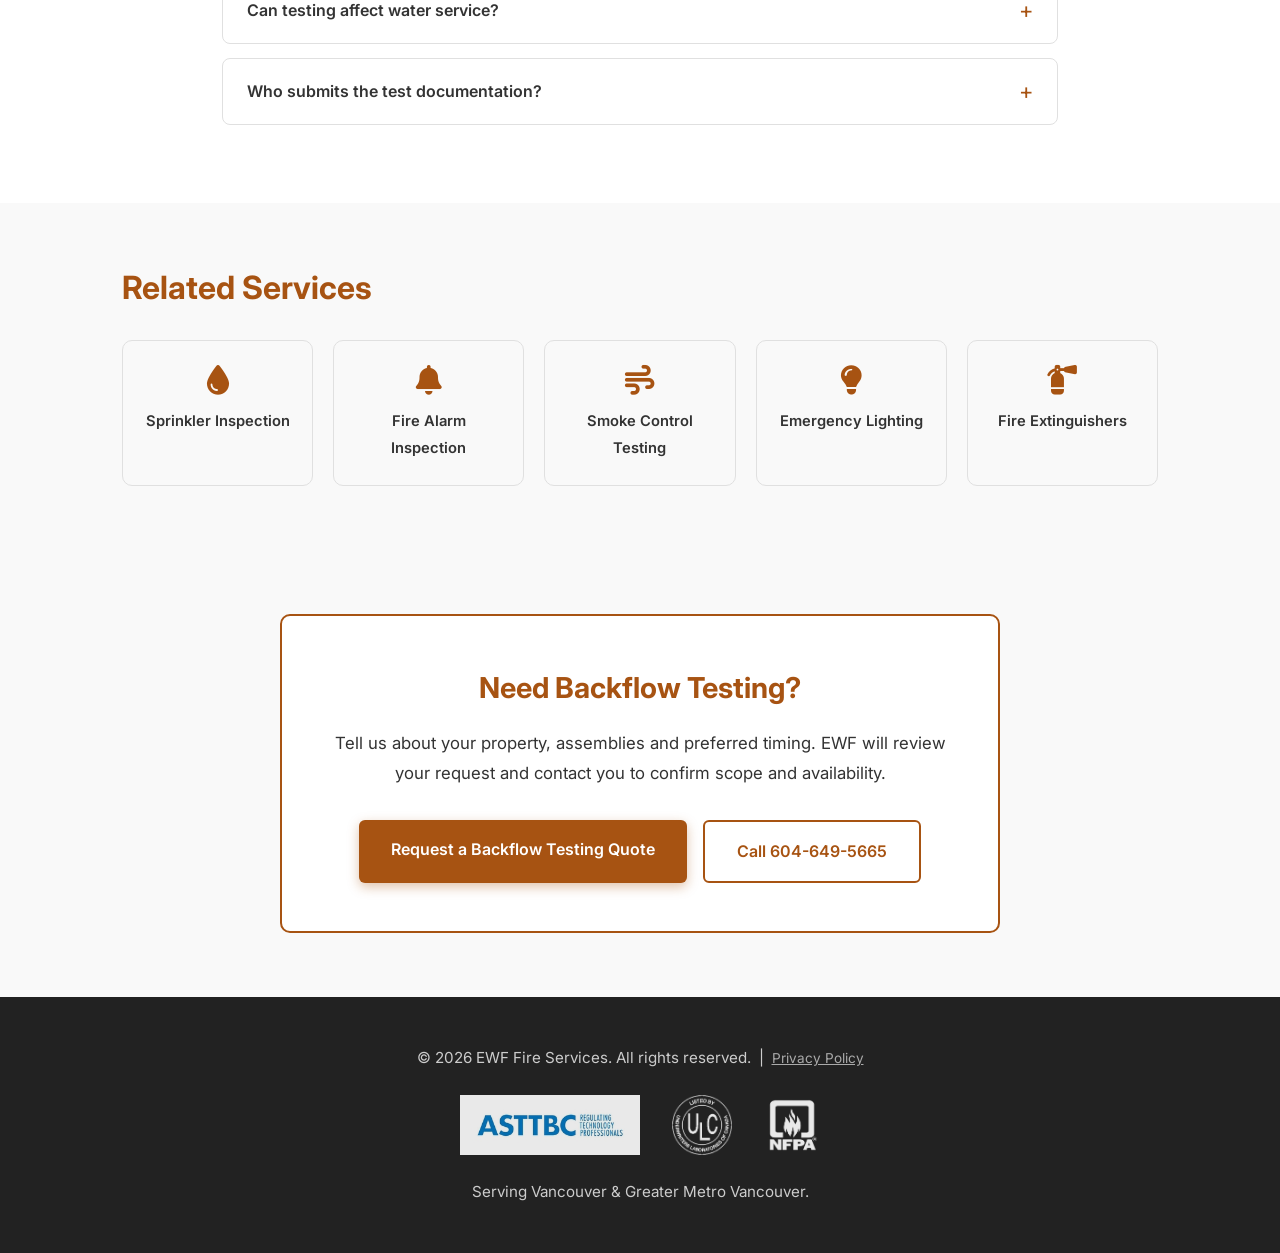
<file: backflow-testing.html>
<!DOCTYPE html>
<html lang="en">
<head>
  <meta charset="UTF-8" />
  <meta name="viewport" content="width=device-width, initial-scale=1.0" />
  <meta name="description" content="Backflow testing and documentation for fire protection and building water systems in Metro Vancouver. Request a quote for your strata or commercial property." />
  <title>Backflow Testing in Metro Vancouver | EWF Fire Services</title>
  <link rel="canonical" href="https://ewfservices.ca/backflow-testing" />
  <meta property="og:type" content="website" />
  <meta property="og:site_name" content="EWF Fire Services" />
  <meta property="og:title" content="Backflow Testing in Metro Vancouver | EWF Fire Services" />
  <meta property="og:description" content="Backflow testing and documentation for fire protection and building water systems in Metro Vancouver. Request a quote for your strata or commercial property." />
  <meta property="og:url" content="https://ewfservices.ca/backflow-testing" />
  <meta property="og:image" content="https://ewfservices.ca/work-in-progress.jpg" />
  <meta name="twitter:card" content="summary_large_image" />
  <meta name="twitter:title" content="Backflow Testing in Metro Vancouver | EWF Fire Services" />
  <meta name="twitter:description" content="Backflow testing and documentation for fire protection and building water systems in Metro Vancouver. Request a quote for your strata or commercial property." />
  <meta name="twitter:image" content="https://ewfservices.ca/work-in-progress.jpg" />
  <link rel="icon" type="image/x-icon" href="favicon.ico" />
  <link rel="preconnect" href="https://fonts.googleapis.com">
  <link rel="preconnect" href="https://fonts.gstatic.com" crossorigin>
  <link href="https://fonts.googleapis.com/css2?family=Inter:wght@400;600;700&display=swap" rel="stylesheet">
  <link rel="stylesheet" href="https://cdnjs.cloudflare.com/ajax/libs/font-awesome/6.4.0/css/all.min.css" integrity="sha512-iecdLmaskl7CVkqkXNQ/ZH/XLlvWZOJyj7Yy7tcenmpD1ypASozpmT/E0iPtmFIB46ZmdtAc9eNBvH0H/ZpiBw==" crossorigin="anonymous" referrerpolicy="no-referrer" />
  <link rel="stylesheet" href="/style.css" />
  <link rel="stylesheet" href="/navigation.css" />
  <script>document.documentElement.classList.add('js');</script>
  <script src="/nav.js" defer></script>
  <script src="/enquiry.js"></script>
  <script src="/canonical.js"></script>
  <script type="application/ld+json">
{
  "@context": "https://schema.org",
  "@type": "FAQPage",
  "mainEntity": [
    {
      "@type": "Question",
      "name": "What information should I include in a backflow testing request?",
      "acceptedAnswer": {
        "@type": "Answer",
        "text": "Include the property address and municipality, the number of assemblies if known, their locations, and any available device details or previous test records. Mention access restrictions and your preferred timing."
      }
    },
    {
      "@type": "Question",
      "name": "Can testing affect water service?",
      "acceptedAnswer": {
        "@type": "Answer",
        "text": "Testing arrangements depend on the assembly and the system it serves. Tell EWF about tenant operating hours and critical water uses so access and any service interruption arrangements can be reviewed before scheduling."
      }
    },
    {
      "@type": "Question",
      "name": "Who submits the test documentation?",
      "acceptedAnswer": {
        "@type": "Answer",
        "text": "Include any notice or form you have received with your service details. Confirm the documentation needed and who will submit it when agreeing the work scope; submission arrangements are not assumed."
      }
    }
  ]
}
  </script>
  <!-- Google tag (gtag.js) -->
  <script async src="https://www.googletagmanager.com/gtag/js?id=G-9ZJPP9CTGQ"></script>
  <script>
    window.dataLayer = window.dataLayer || [];
    function gtag(){dataLayer.push(arguments);}
    gtag('js', new Date());
    gtag('config', 'G-9ZJPP9CTGQ', window.ewfAnalyticsPage || {});
  </script>
</head>
<body>
  <a class="skip-link" href="#main">Skip to content</a>

  <header>
    <a href="/"><img src="logo.png" alt="EWF Fire Services" class="logo" /></a>
    <nav id="primary-nav" aria-label="Primary navigation">
      <details class="service-menu">
          <summary>Services</summary>
          <div class="service-menu-links">
            <a href="/fire-alarm-systems">Fire Alarm</a>
            <a href="/sprinkler-systems">Sprinklers</a>
            <a href="/smoke-control-systems">Smoke Control</a>
            <a href="/emergency-lighting">Emergency Lighting</a>
            <a href="/fire-extinguishers">Fire Extinguishers</a>
            <a href="/backflow-testing" aria-current="page">Backflow Testing</a>
            <a href="/#services">All Services</a>
          </div>
        </details>
      <a href="/#why-ewf">About</a>
      <a href="/?service=backflow#contact">Request a Quote</a>
      <a href="tel:6046495665" class="nav-call">Call 604-649-5665</a>
    </nav>
    <div class="phone-number"><a href="tel:6046495665">Call Us: 604-649-5665</a></div>
    <button class="menu-toggle" type="button" aria-expanded="false" aria-controls="primary-nav" aria-label="Open menu">
      <svg class="icon-open" viewBox="0 0 24 24" width="22" height="22" aria-hidden="true"><path d="M3 6h18M3 12h18M3 18h18" stroke="currentColor" stroke-width="2" stroke-linecap="round"/></svg>
      <svg class="icon-close" viewBox="0 0 24 24" width="22" height="22" aria-hidden="true"><path d="M6 6l12 12M18 6L6 18" stroke="currentColor" stroke-width="2" stroke-linecap="round"/></svg>
    </button>
  </header>

  <main id="main" tabindex="-1">

  <!-- Hero -->
  <section class="page-hero">
    <div class="page-hero-content">
      <h1>Backflow Testing for Strata &amp; Commercial Properties</h1>
      <p>Testing and documentation for backflow prevention assemblies serving fire protection and building water systems across Metro Vancouver.</p>
      <div class="hero-cta-group">
        <a href="/?service=backflow#contact" class="cta-button">Request a Backflow Testing Quote</a>
        <a href="tel:6046495665" class="cta-button-outline">Call 604-649-5665</a>
      </div>
    </div>
  </section>

  <section class="bg-white service-planning">
    <div class="section-narrow">
      <h2 class="section-title">Plan testing for your property</h2>
      <p class="body-text"><strong>For your quote:</strong> Include the property address and municipality, approximate assembly count and the systems they serve, if known. Mention previous test records or a testing notice so the requested scope can be reviewed.</p>
      <p class="body-text"><strong>Access and timing:</strong> Tell us where the assemblies are located, who can provide access, and any tenant hours or critical water uses. Confirm any service interruption arrangements before testing is scheduled.</p>
      <p class="body-text"><strong>Documentation:</strong> Let us know about any forms or reporting instructions you have received. EWF will review the documentation required for the work; confirm submission responsibilities when agreeing the scope.</p>
    </div>
  </section>

  <section class="bg-light">
    <div class="section-wide">
      <h2 class="section-title">Information that helps us prepare</h2>
      <p class="section-lead">You do not need every detail to enquire. Share what you know and EWF can follow up to clarify the property and service needs.</p>
      <div class="test-items-grid">
        <div class="test-card"><i class="fa-solid fa-location-dot"></i><span>Property Address &amp; Assembly Locations</span></div>
        <div class="test-card"><i class="fa-solid fa-arrows-rotate"></i><span>Assembly Count &amp; Device Details</span></div>
        <div class="test-card"><i class="fa-solid fa-key"></i><span>Site Contact &amp; Access Arrangements</span></div>
        <div class="test-card"><i class="fa-solid fa-file-lines"></i><span>Previous Test Records &amp; Reporting Instructions</span></div>
      </div>
    </div>
  </section>

  <section class="bg-white">
    <div class="section-narrow">
      <h2 class="section-title">Frequently Asked Questions</h2>
      <div class="faq-list">
        <details>
          <summary>What information should I include in a backflow testing request?</summary>
          <div class="faq-answer">Include the property address and municipality, the number of assemblies if known, their locations, and any available device details or previous test records. Mention access restrictions and your preferred timing.</div>
        </details>
        <details>
          <summary>Can testing affect water service?</summary>
          <div class="faq-answer">Testing arrangements depend on the assembly and the system it serves. Tell EWF about tenant operating hours and critical water uses so access and any service interruption arrangements can be reviewed before scheduling.</div>
        </details>
        <details>
          <summary>Who submits the test documentation?</summary>
          <div class="faq-answer">Include any notice or form you have received with your service details. Confirm the documentation needed and who will submit it when agreeing the work scope; submission arrangements are not assumed.</div>
        </details>
      </div>
    </div>
  </section>

  <section class="bg-light">
    <div class="section-wide">
      <h2 class="section-title">Related Services</h2>
      <div class="related-grid">
        <a href="/sprinkler-systems" class="related-card"><i class="fa-solid fa-droplet"></i><span>Sprinkler Inspection</span></a>
        <a href="/fire-alarm-systems" class="related-card"><i class="fa-solid fa-bell"></i><span>Fire Alarm Inspection</span></a>
        <a href="/smoke-control-systems" class="related-card"><i class="fa-solid fa-wind"></i><span>Smoke Control Testing</span></a>
        <a href="/emergency-lighting" class="related-card"><i class="fa-solid fa-lightbulb"></i><span>Emergency Lighting</span></a>
        <a href="/fire-extinguishers" class="related-card"><i class="fa-solid fa-fire-extinguisher"></i><span>Fire Extinguishers</span></a>
      </div>
    </div>
  </section>

  <section class="final-cta-section">
    <div class="cta-box">
      <h2>Need Backflow Testing?</h2>
      <p>Tell us about your property, assemblies and preferred timing. EWF will review your request and contact you to confirm scope and availability.</p>
      <div class="cta-group">
        <a href="/?service=backflow#contact" class="cta-button">Request a Backflow Testing Quote</a>
        <a href="tel:6046495665" class="cta-button-secondary">Call 604-649-5665</a>
      </div>
    </div>
  </section>

  </main>

  <footer>
    <p>&copy; 2026 EWF Fire Services. All rights reserved. &nbsp;|&nbsp; <a href="/privacy-policy" style="color: #aaa; font-size: 0.85rem;">Privacy Policy</a></p>
    <div class="footer-logos">
      <img src="/assets/certifications/asttbc-logo.png" alt="ASTTBC Certified Technicians" class="asttbc-logo" />
      <img src="/assets/certifications/ulc-logo.png" alt="ULC Compliance" class="ulc-logo" />
      <img src="/assets/certifications/nfpa-logo.png" alt="NFPA Standards" class="nfpa-logo" />
    </div>
    <p>Serving Vancouver &amp; Greater Metro Vancouver.</p>
  </footer>

  <div class="mobile-action-bar" aria-label="Quick contact actions">
    <a href="tel:6046495665">Call EWF</a>
    <a href="/?service=backflow#contact">Request Quote</a>
  </div>
</body>
</html>
</file>
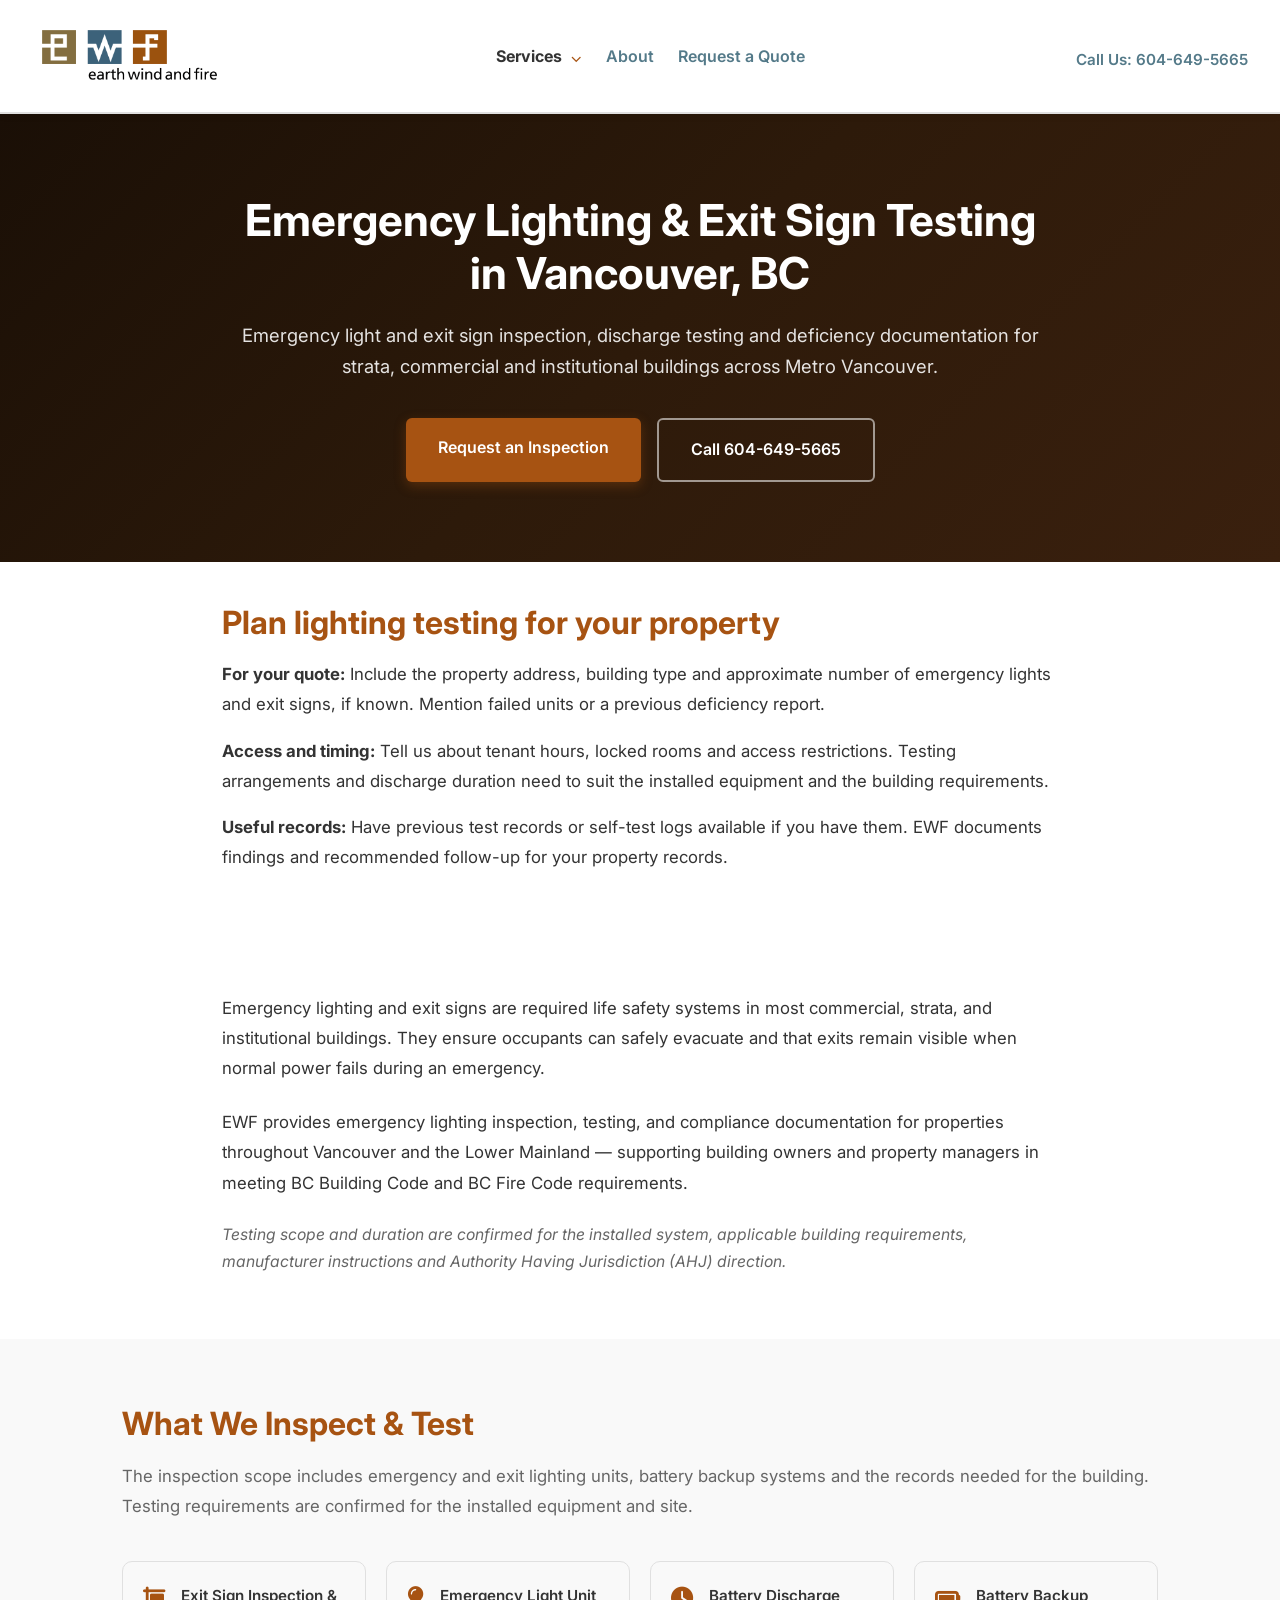
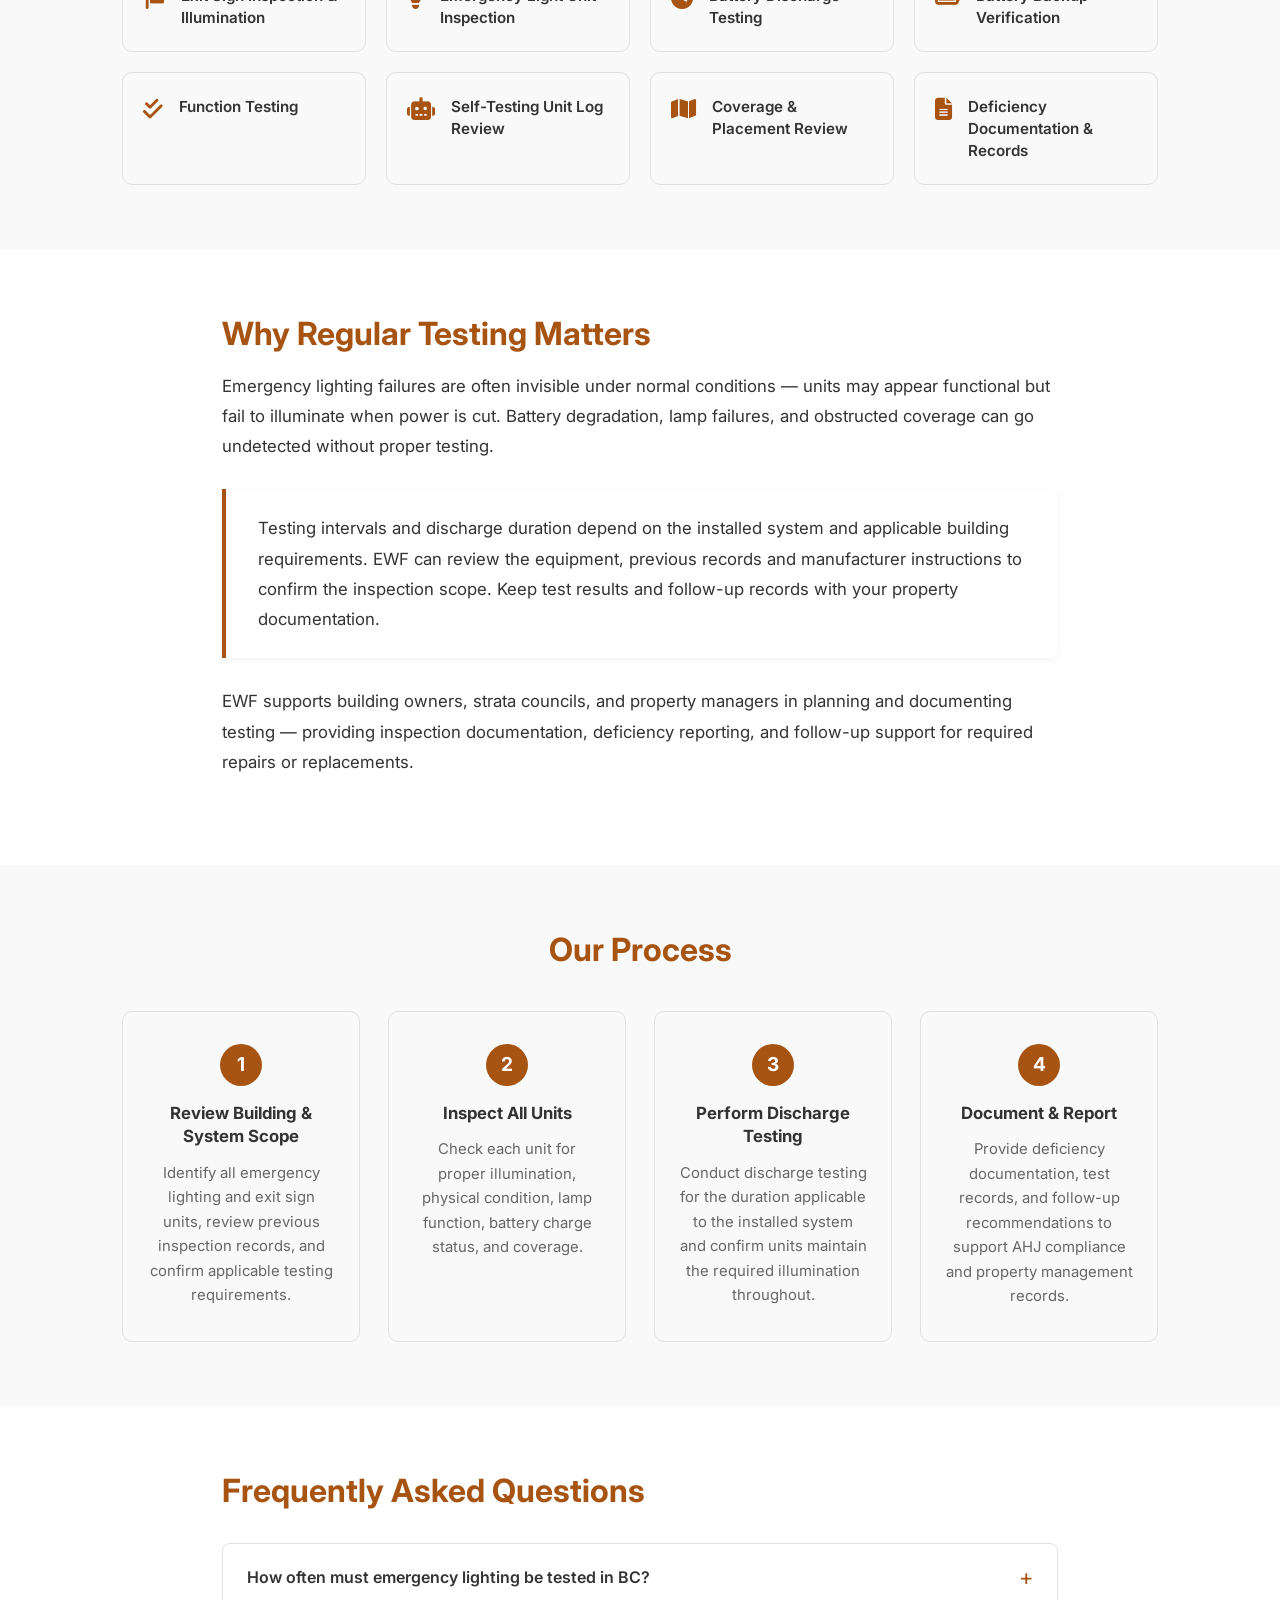
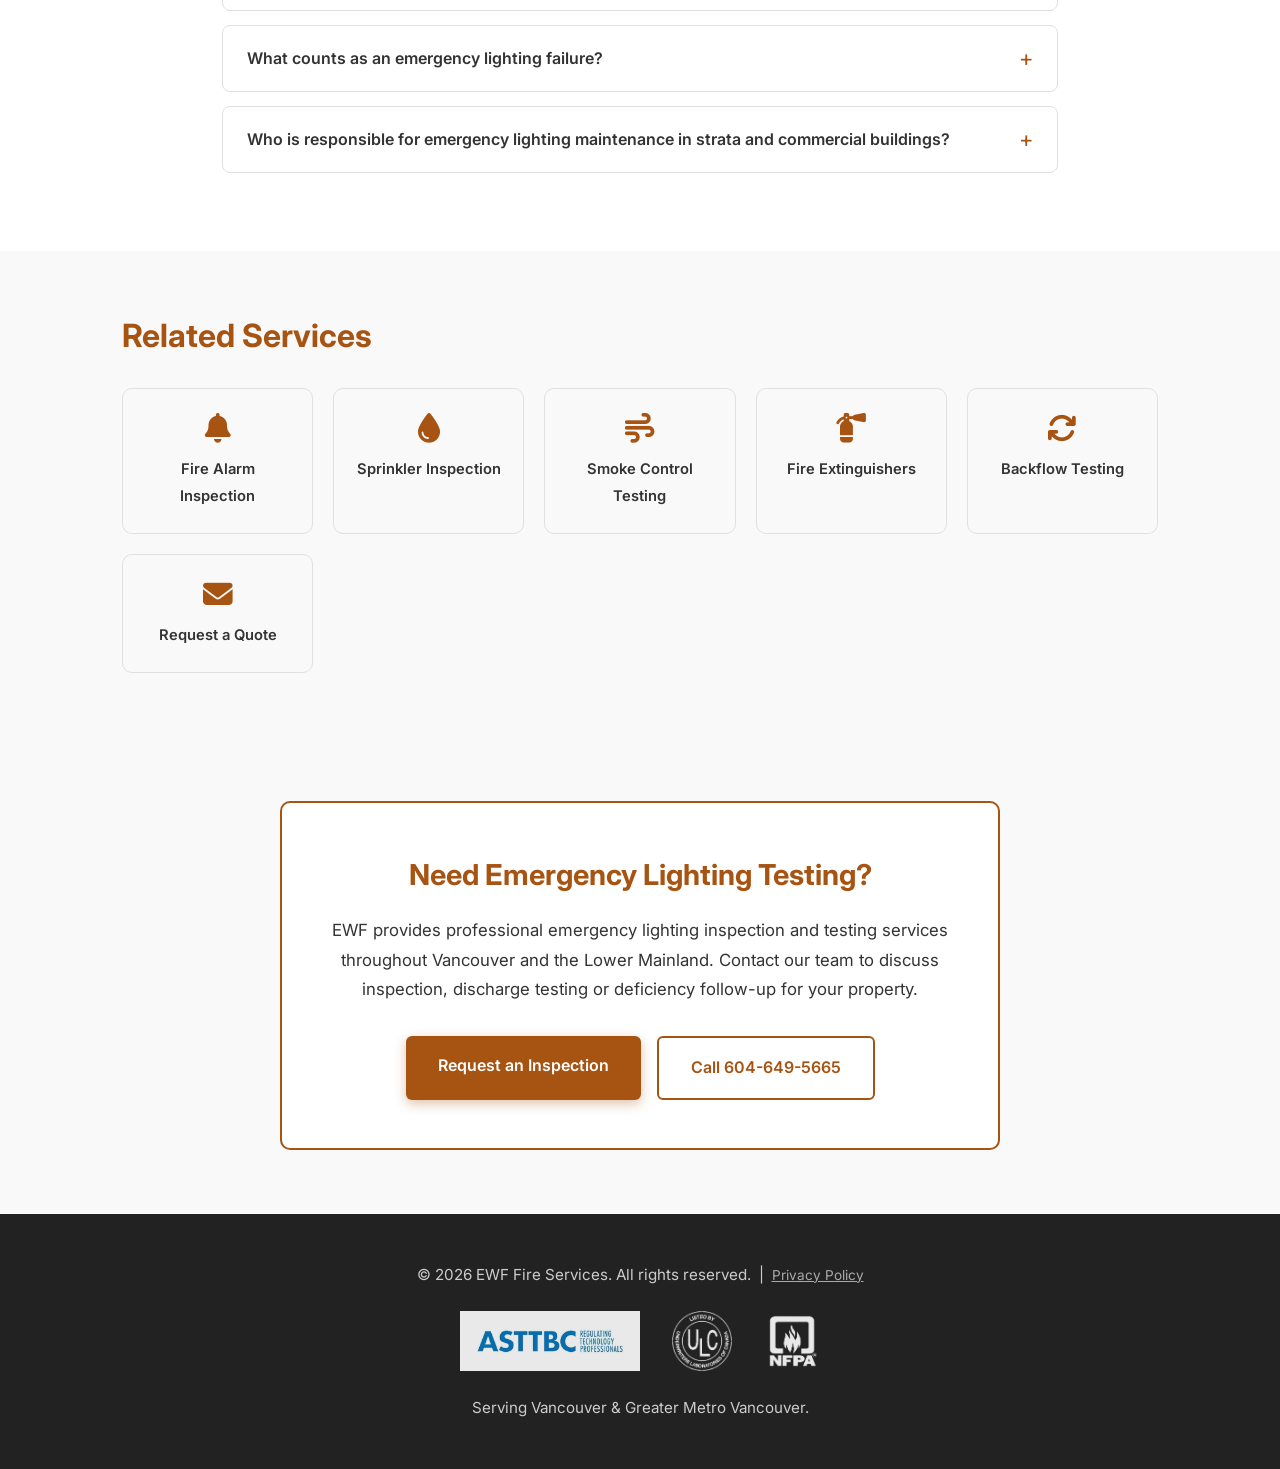
<file: emergency-lighting.html>
<!DOCTYPE html>
<html lang="en">
<head>
  <meta charset="UTF-8" />
  <meta name="viewport" content="width=device-width, initial-scale=1.0" />
  <meta name="description" content="Emergency lighting and exit sign testing in Vancouver, BC. EWF provides inspection, discharge testing, deficiency reporting, and documentation for strata and commercial buildings." />
  <title>Emergency Lighting & Exit Sign Testing in Vancouver, BC | EWF Fire Services</title>
  <link rel="canonical" href="https://ewfservices.ca/emergency-lighting" />
  <meta property="og:type" content="website" />
  <meta property="og:site_name" content="EWF Fire Services" />
  <meta property="og:title" content="Emergency Lighting & Exit Sign Testing in Vancouver, BC | EWF Fire Services" />
  <meta property="og:description" content="Emergency lighting and exit sign testing in Vancouver, BC. EWF provides inspection, discharge testing, deficiency reporting, and documentation." />
  <meta property="og:url" content="https://ewfservices.ca/emergency-lighting" />
  <meta property="og:image" content="https://ewfservices.ca/work-in-progress.jpg" />
  <meta name="twitter:card" content="summary_large_image" />
  <meta name="twitter:title" content="Emergency Lighting & Exit Sign Testing in Vancouver, BC | EWF Fire Services" />
  <meta name="twitter:description" content="Emergency lighting and exit sign testing in Vancouver, BC. EWF provides inspection, discharge testing, deficiency reporting, and documentation." />
  <meta name="twitter:image" content="https://ewfservices.ca/work-in-progress.jpg" />
  <link rel="icon" type="image/x-icon" href="favicon.ico" />
  <link rel="preconnect" href="https://fonts.googleapis.com">
  <link rel="preconnect" href="https://fonts.gstatic.com" crossorigin>
  <link href="https://fonts.googleapis.com/css2?family=Inter:wght@400;600;700&display=swap" rel="stylesheet">
  <link rel="stylesheet" href="https://cdnjs.cloudflare.com/ajax/libs/font-awesome/6.4.0/css/all.min.css" integrity="sha512-iecdLmaskl7CVkqkXNQ/ZH/XLlvWZOJyj7Yy7tcenmpD1ypASozpmT/E0iPtmFIB46ZmdtAc9eNBvH0H/ZpiBw==" crossorigin="anonymous" referrerpolicy="no-referrer" />
  <link rel="stylesheet" href="/style.css" />
  <link rel="stylesheet" href="/navigation.css" />
  <script>document.documentElement.classList.add('js');</script>
  <script src="/nav.js" defer></script>
  <script src="/enquiry.js"></script>
  <script src="/canonical.js"></script>
  <script type="application/ld+json">
  {
    "@context": "https://schema.org",
    "@type": "FAQPage",
    "mainEntity": [
      {
        "@type": "Question",
        "name": "How often must emergency lighting be tested in BC?",
        "acceptedAnswer": {
          "@type": "Answer",
          "text": "Testing intervals and discharge duration depend on the installed system and applicable building requirements. EWF can review the equipment, previous records and manufacturer instructions to confirm the inspection scope. Keep test results and follow-up records with your property documentation."
        }
      },
      {
        "@type": "Question",
        "name": "What counts as an emergency lighting failure?",
        "acceptedAnswer": {
          "@type": "Answer",
          "text": "Failure includes lamps that do not illuminate, batteries that cannot maintain charge for the required duration, exit signs with missing or dim illumination, and units with damaged housing or obstructed coverage. EWF documents all failures and provides clear follow-up recommendations."
        }
      },
      {
        "@type": "Question",
        "name": "Who is responsible for emergency lighting maintenance in strata and commercial buildings?",
        "acceptedAnswer": {
          "@type": "Answer",
          "text": "The building owner or property manager is responsible for ensuring emergency lighting is inspected and tested in accordance with BC Building Code and BC Fire Code requirements. EWF can assist with inspection scheduling, testing, deficiency reporting, and follow-up coordination."
        }
      }
    ]
  }
  </script>
  <!-- Google tag (gtag.js) -->
  <script async src="https://www.googletagmanager.com/gtag/js?id=G-9ZJPP9CTGQ"></script>
  <script>
    window.dataLayer = window.dataLayer || [];
    function gtag(){dataLayer.push(arguments);}
    gtag('js', new Date());
    gtag('config', 'G-9ZJPP9CTGQ', window.ewfAnalyticsPage || {});
  </script>
</head>
<body>
  <a class="skip-link" href="#main">Skip to content</a>

  <header>
    <a href="/"><img src="logo.png" alt="EWF Fire Services" class="logo" /></a>
    <nav id="primary-nav" aria-label="Primary navigation">
      <details class="service-menu">
          <summary>Services</summary>
          <div class="service-menu-links">
            <a href="/fire-alarm-systems">Fire Alarm</a>
            <a href="/sprinkler-systems">Sprinklers</a>
            <a href="/smoke-control-systems">Smoke Control</a>
            <a href="/emergency-lighting" aria-current="page">Emergency Lighting</a>
            <a href="/fire-extinguishers">Fire Extinguishers</a>
            <a href="/backflow-testing">Backflow Testing</a>
            <a href="/#services">All Services</a>
          </div>
        </details>
      <a href="/#why-ewf">About</a>
      <a href="/?service=emergency-lighting#contact">Request a Quote</a>
      <a href="tel:6046495665" class="nav-call">Call 604-649-5665</a>
    </nav>
    <div class="phone-number"><a href="tel:6046495665">Call Us: 604-649-5665</a></div>
    <button class="menu-toggle" type="button" aria-expanded="false" aria-controls="primary-nav" aria-label="Open menu">
      <svg class="icon-open" viewBox="0 0 24 24" width="22" height="22" aria-hidden="true"><path d="M3 6h18M3 12h18M3 18h18" stroke="currentColor" stroke-width="2" stroke-linecap="round"/></svg>
      <svg class="icon-close" viewBox="0 0 24 24" width="22" height="22" aria-hidden="true"><path d="M6 6l12 12M18 6L6 18" stroke="currentColor" stroke-width="2" stroke-linecap="round"/></svg>
    </button>
  </header>

  <main id="main" tabindex="-1">

  <!-- Hero -->
  <section class="page-hero">
    <div class="page-hero-content">
      <h1>Emergency Lighting &amp; Exit Sign Testing in Vancouver, BC</h1>
      <p>Emergency light and exit sign inspection, discharge testing and deficiency documentation for strata, commercial and institutional buildings across Metro Vancouver.</p>
      <div class="hero-cta-group">
        <a href="/?service=emergency-lighting#contact" class="cta-button">Request an Inspection</a>
        <a href="tel:6046495665" class="cta-button-outline">Call 604-649-5665</a>
      </div>
    </div>
  </section>

  <!-- Property planning -->
  <section class="bg-white service-planning">
    <div class="section-narrow">
      <h2 class="section-title">Plan lighting testing for your property</h2>
      <p class="body-text"><strong>For your quote:</strong> Include the property address, building type and approximate number of emergency lights and exit signs, if known. Mention failed units or a previous deficiency report.</p>
      <p class="body-text"><strong>Access and timing:</strong> Tell us about tenant hours, locked rooms and access restrictions. Testing arrangements and discharge duration need to suit the installed equipment and the building requirements.</p>
      <p class="body-text"><strong>Useful records:</strong> Have previous test records or self-test logs available if you have them. EWF documents findings and recommended follow-up for your property records.</p>
    </div>
  </section>

  <!-- Intro -->
  <section class="bg-white">
    <div class="section-narrow">
      <p class="body-text">Emergency lighting and exit signs are required life safety systems in most commercial, strata, and institutional buildings. They ensure occupants can safely evacuate and that exits remain visible when normal power fails during an emergency.</p>
      <p class="body-text">EWF provides emergency lighting inspection, testing, and compliance documentation for properties throughout Vancouver and the Lower Mainland — supporting building owners and property managers in meeting BC Building Code and BC Fire Code requirements.</p>
      <p class="standards-line">Testing scope and duration are confirmed for the installed system, applicable building requirements, manufacturer instructions and Authority Having Jurisdiction (AHJ) direction.</p>
    </div>
  </section>

  <!-- What We Test -->
  <section class="bg-light">
    <div class="section-wide">
      <h2 class="section-title">What We Inspect &amp; Test</h2>
      <p class="section-lead">The inspection scope includes emergency and exit lighting units, battery backup systems and the records needed for the building. Testing requirements are confirmed for the installed equipment and site.</p>
      <div class="test-items-grid">
        <div class="test-card">
          <i class="fa-solid fa-sign-hanging"></i>
          <span>Exit Sign Inspection &amp; Illumination</span>
        </div>
        <div class="test-card">
          <i class="fa-solid fa-lightbulb"></i>
          <span>Emergency Light Unit Inspection</span>
        </div>
        <div class="test-card">
          <i class="fa-solid fa-clock"></i>
          <span>Battery Discharge Testing</span>
        </div>
        <div class="test-card">
          <i class="fa-solid fa-battery-full"></i>
          <span>Battery Backup Verification</span>
        </div>
        <div class="test-card">
          <i class="fa-solid fa-check-double"></i>
          <span>Function Testing</span>
        </div>
        <div class="test-card">
          <i class="fa-solid fa-robot"></i>
          <span>Self-Testing Unit Log Review</span>
        </div>
        <div class="test-card">
          <i class="fa-solid fa-map"></i>
          <span>Coverage &amp; Placement Review</span>
        </div>
        <div class="test-card">
          <i class="fa-solid fa-file-lines"></i>
          <span>Deficiency Documentation &amp; Records</span>
        </div>
      </div>
    </div>
  </section>

  <!-- Why It Matters -->
  <section class="bg-white">
    <div class="section-narrow">
      <h2 class="section-title">Why Regular Testing Matters</h2>
      <p class="body-text">Emergency lighting failures are often invisible under normal conditions — units may appear functional but fail to illuminate when power is cut. Battery degradation, lamp failures, and obstructed coverage can go undetected without proper testing.</p>
      <div class="highlight-box">
        <p>Testing intervals and discharge duration depend on the installed system and applicable building requirements. EWF can review the equipment, previous records and manufacturer instructions to confirm the inspection scope. Keep test results and follow-up records with your property documentation.</p>
      </div>
      <p class="body-text">EWF supports building owners, strata councils, and property managers in planning and documenting testing — providing inspection documentation, deficiency reporting, and follow-up support for required repairs or replacements.</p>
    </div>
  </section>

  <!-- Our Process -->
  <section class="bg-light">
    <div class="section-wide">
      <h2 class="section-title section-title-center">Our Process</h2>
      <div class="process-steps">
        <div class="process-step">
          <div class="step-number">1</div>
          <h3>Review Building &amp; System Scope</h3>
          <p>Identify all emergency lighting and exit sign units, review previous inspection records, and confirm applicable testing requirements.</p>
        </div>
        <div class="process-step">
          <div class="step-number">2</div>
          <h3>Inspect All Units</h3>
          <p>Check each unit for proper illumination, physical condition, lamp function, battery charge status, and coverage.</p>
        </div>
        <div class="process-step">
          <div class="step-number">3</div>
          <h3>Perform Discharge Testing</h3>
          <p>Conduct discharge testing for the duration applicable to the installed system and confirm units maintain the required illumination throughout.</p>
        </div>
        <div class="process-step">
          <div class="step-number">4</div>
          <h3>Document &amp; Report</h3>
          <p>Provide deficiency documentation, test records, and follow-up recommendations to support AHJ compliance and property management records.</p>
        </div>
      </div>
    </div>
  </section>

  <!-- FAQ -->
  <section class="bg-white">
    <div class="section-narrow">
      <h2 class="section-title">Frequently Asked Questions</h2>
      <div class="faq-list">
        <details>
          <summary>How often must emergency lighting be tested in BC?</summary>
          <div class="faq-answer">Testing intervals and discharge duration depend on the installed system and applicable building requirements. EWF can review the equipment, previous records and manufacturer instructions to confirm the inspection scope. Keep test results and follow-up records with your property documentation.</div>
        </details>
        <details>
          <summary>What counts as an emergency lighting failure?</summary>
          <div class="faq-answer">Failure includes lamps that do not illuminate, batteries that cannot maintain charge for the required duration, exit signs with missing or dim illumination, and units with damaged housing or obstructed coverage. EWF documents all failures and provides clear follow-up recommendations.</div>
        </details>
        <details>
          <summary>Who is responsible for emergency lighting maintenance in strata and commercial buildings?</summary>
          <div class="faq-answer">The building owner or property manager is responsible for ensuring emergency lighting is inspected and tested in accordance with BC Building Code and BC Fire Code requirements. EWF can assist with inspection scheduling, testing, deficiency reporting, and follow-up coordination.</div>
        </details>
      </div>
    </div>
  </section>

  <!-- Related Services -->
  <section class="bg-light">
    <div class="section-wide">
      <h2 class="section-title">Related Services</h2>
      <div class="related-grid">
        <a href="/fire-alarm-systems" class="related-card">
          <i class="fa-solid fa-bell"></i>
          <span>Fire Alarm Inspection</span>
        </a>
        <a href="/sprinkler-systems" class="related-card">
          <i class="fa-solid fa-droplet"></i>
          <span>Sprinkler Inspection</span>
        </a>
        <a href="/smoke-control-systems" class="related-card">
          <i class="fa-solid fa-wind"></i>
          <span>Smoke Control Testing</span>
        </a>
        <a href="/fire-extinguishers" class="related-card">
          <i class="fa-solid fa-fire-extinguisher"></i>
          <span>Fire Extinguishers</span>
        </a>
        <a href="/backflow-testing" class="related-card">
          <i class="fa-solid fa-arrows-rotate"></i>
          <span>Backflow Testing</span>
        </a>
        <a href="/?service=emergency-lighting#contact" class="related-card">
          <i class="fa-solid fa-envelope"></i>
          <span>Request a Quote</span>
        </a>
      </div>
    </div>
  </section>

  <!-- Final CTA -->
  <section class="final-cta-section">
    <div class="cta-box">
      <h2>Need Emergency Lighting Testing?</h2>
      <p>EWF provides professional emergency lighting inspection and testing services throughout Vancouver and the Lower Mainland. Contact our team to discuss inspection, discharge testing or deficiency follow-up for your property.</p>
      <div class="cta-group">
        <a href="/?service=emergency-lighting#contact" class="cta-button">Request an Inspection</a>
        <a href="tel:6046495665" class="cta-button-secondary">Call 604-649-5665</a>
      </div>
    </div>
  </section>

  </main>

  <footer>
    <p>&copy; 2026 EWF Fire Services. All rights reserved. &nbsp;|&nbsp; <a href="/privacy-policy" style="color: #aaa; font-size: 0.85rem;">Privacy Policy</a></p>
    <div class="footer-logos">
      <img src="/assets/certifications/asttbc-logo.png" alt="ASTTBC Certified Technicians" class="asttbc-logo" />
      <img src="/assets/certifications/ulc-logo.png" alt="ULC Compliance" class="ulc-logo" />
      <img src="/assets/certifications/nfpa-logo.png" alt="NFPA Standards" class="nfpa-logo" />
    </div>
    <p>Serving Vancouver &amp; Greater Metro Vancouver.</p>
  </footer>

  <div class="mobile-action-bar" aria-label="Quick contact actions">
    <a href="tel:6046495665">Call EWF</a>
    <a href="/?service=emergency-lighting#contact">Request Quote</a>
  </div>
</body>
</html>
</file>
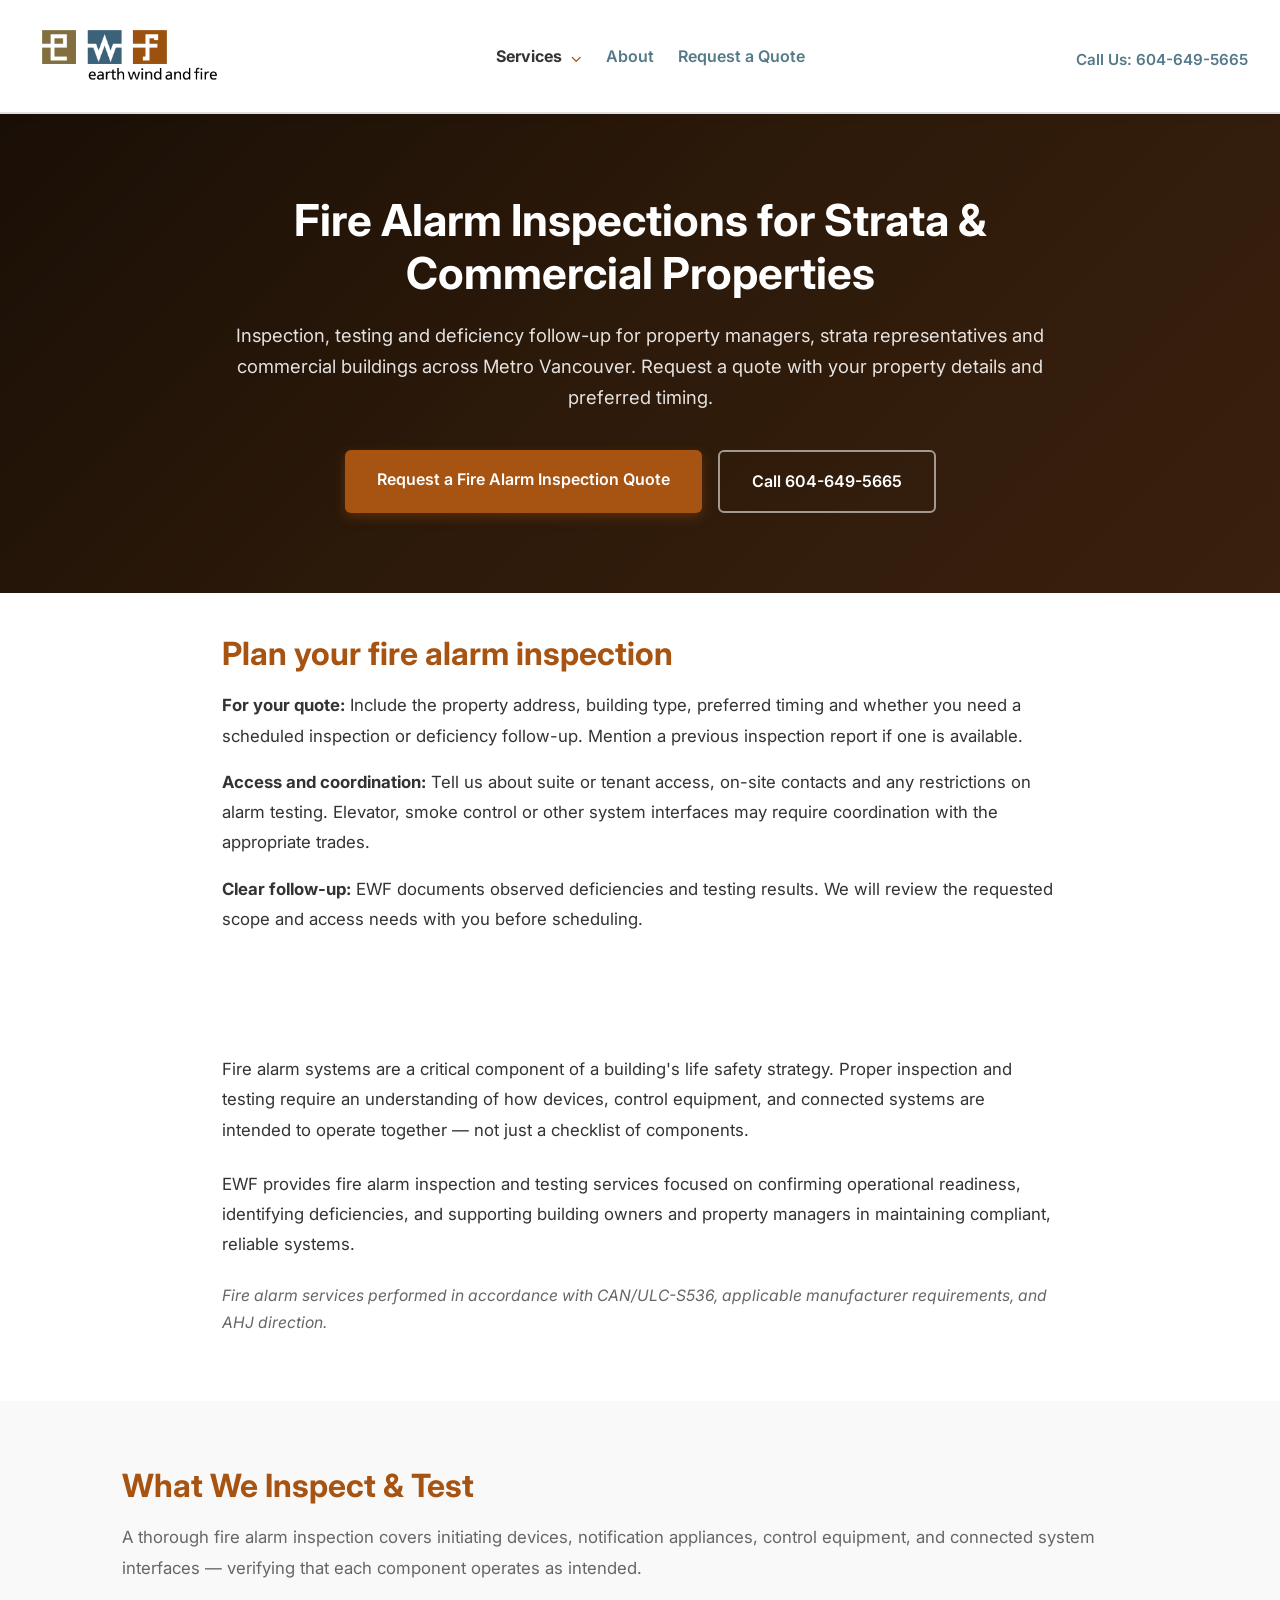
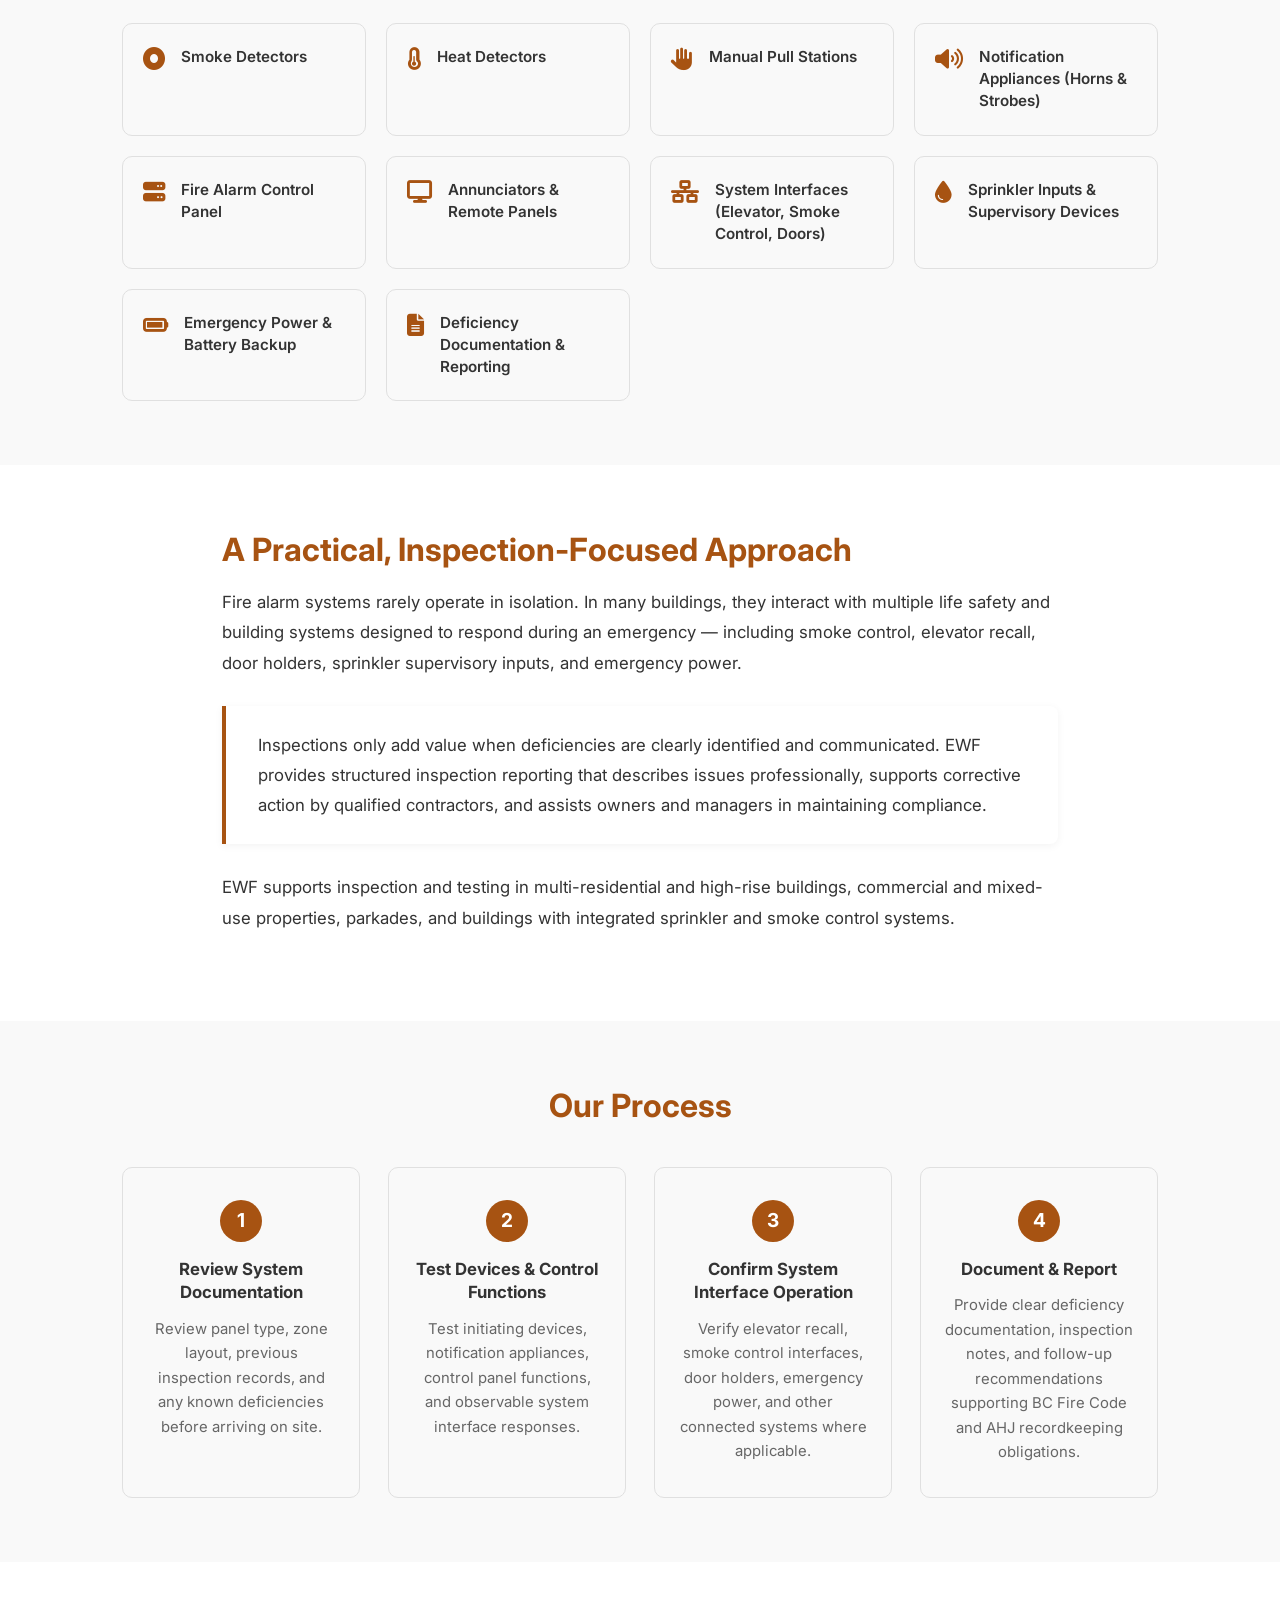
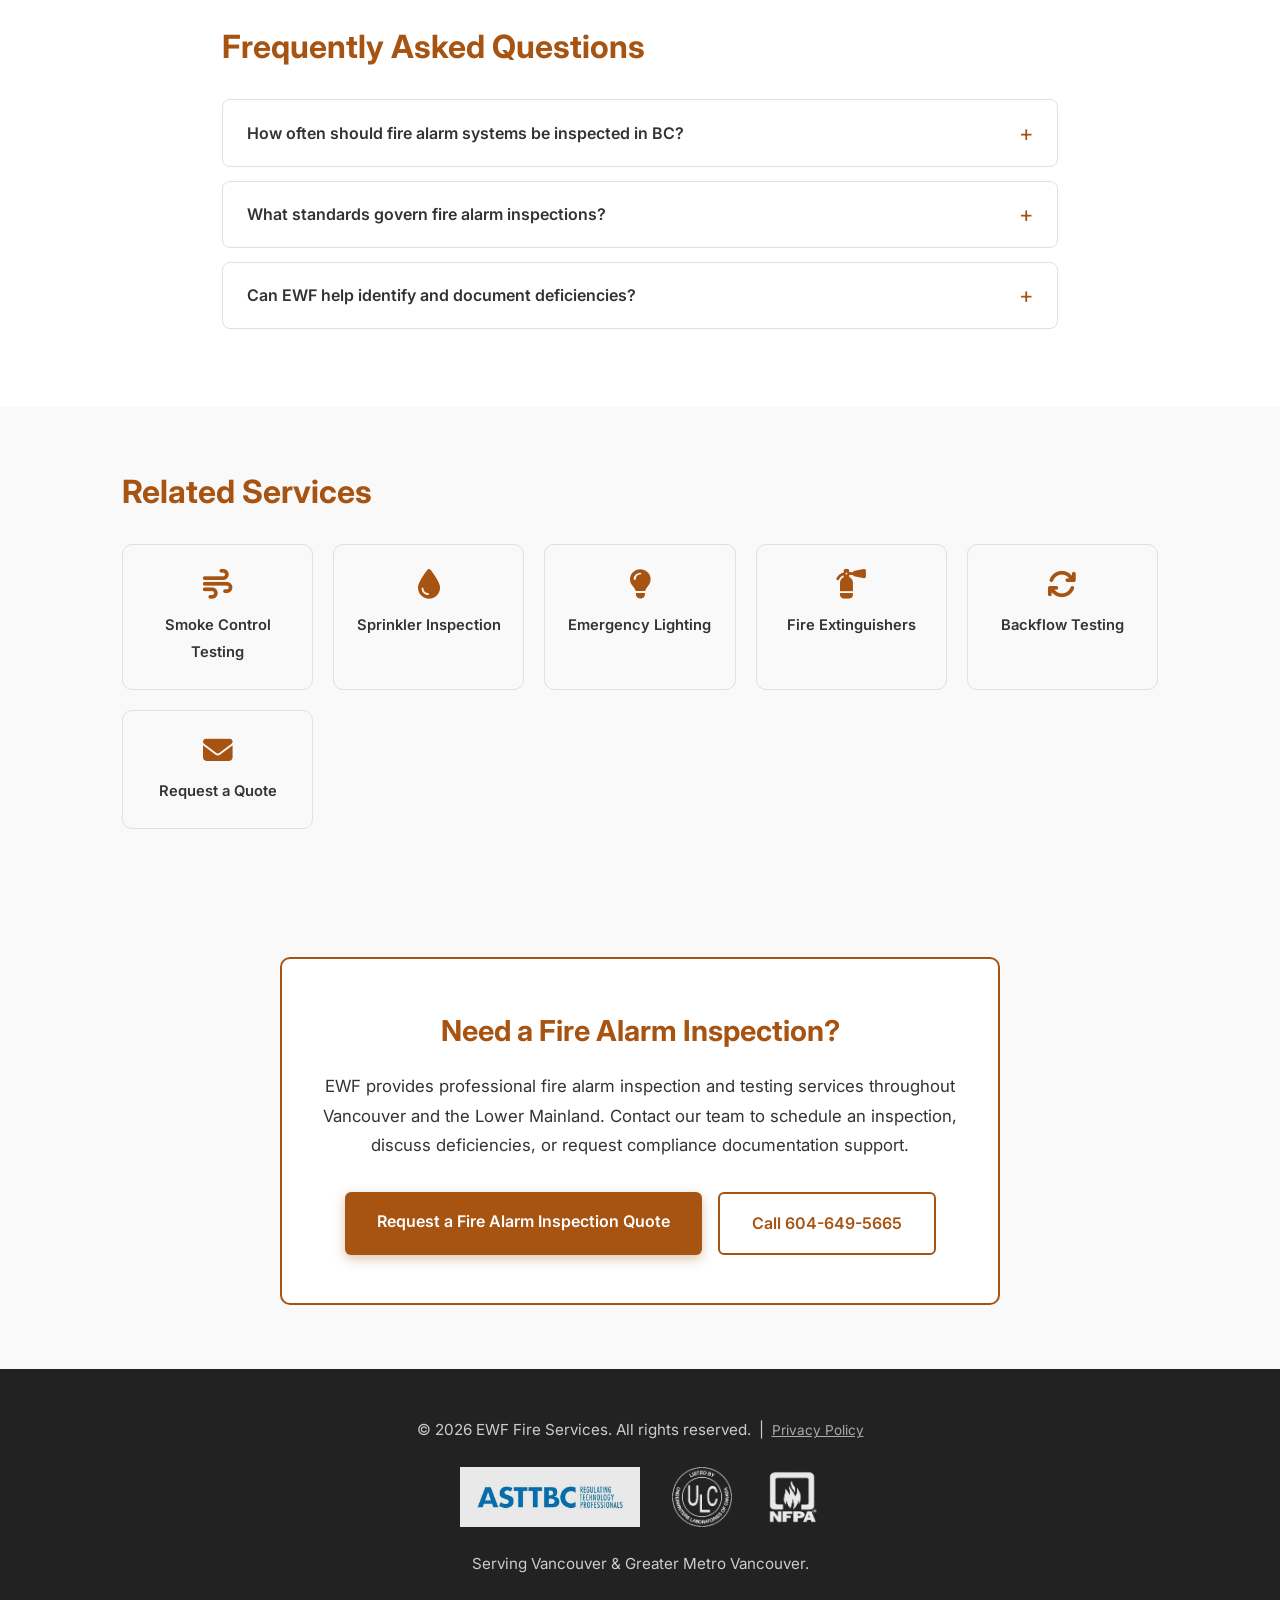
<file: fire-alarm-systems.html>
<!DOCTYPE html>
<html lang="en">
<head>
  <meta charset="UTF-8" />
  <meta name="viewport" content="width=device-width, initial-scale=1.0" />
  <meta name="description" content="Fire alarm system inspection and testing in Vancouver, BC. EWF provides deficiency reporting, compliance documentation, and AHJ-aligned services for strata, commercial, and high-rise buildings." />
  <title>Fire Alarm System Inspection & Testing in Vancouver, BC | EWF Fire Services</title>
  <link rel="canonical" href="https://ewfservices.ca/fire-alarm-systems" />
  <meta property="og:type" content="website" />
  <meta property="og:site_name" content="EWF Fire Services" />
  <meta property="og:title" content="Fire Alarm System Inspection & Testing in Vancouver, BC | EWF Fire Services" />
  <meta property="og:description" content="Fire alarm system inspection and testing in Vancouver, BC. EWF provides deficiency reporting, compliance documentation, and AHJ-aligned services for strata, commercial, and high-rise buildings." />
  <meta property="og:url" content="https://ewfservices.ca/fire-alarm-systems" />
  <meta property="og:image" content="https://ewfservices.ca/work-in-progress.jpg" />
  <meta name="twitter:card" content="summary_large_image" />
  <meta name="twitter:title" content="Fire Alarm System Inspection & Testing in Vancouver, BC | EWF Fire Services" />
  <meta name="twitter:description" content="Fire alarm system inspection and testing in Vancouver, BC. EWF provides deficiency reporting, compliance documentation, and AHJ-aligned services for strata, commercial, and high-rise buildings." />
  <meta name="twitter:image" content="https://ewfservices.ca/work-in-progress.jpg" />
  <link rel="icon" type="image/x-icon" href="favicon.ico" />
  <link rel="preconnect" href="https://fonts.googleapis.com">
  <link rel="preconnect" href="https://fonts.gstatic.com" crossorigin>
  <link href="https://fonts.googleapis.com/css2?family=Inter:wght@400;600;700&display=swap" rel="stylesheet">
  <link rel="stylesheet" href="https://cdnjs.cloudflare.com/ajax/libs/font-awesome/6.4.0/css/all.min.css" integrity="sha512-iecdLmaskl7CVkqkXNQ/ZH/XLlvWZOJyj7Yy7tcenmpD1ypASozpmT/E0iPtmFIB46ZmdtAc9eNBvH0H/ZpiBw==" crossorigin="anonymous" referrerpolicy="no-referrer" />
  <link rel="stylesheet" href="/style.css" />
  <link rel="stylesheet" href="/navigation.css" />
  <script>document.documentElement.classList.add('js');</script>
  <script src="/nav.js" defer></script>
  <script src="/enquiry.js"></script>
  <script src="/canonical.js"></script>
  <script type="application/ld+json">
  {
    "@context": "https://schema.org",
    "@type": "FAQPage",
    "mainEntity": [
      {
        "@type": "Question",
        "name": "How often should fire alarm systems be inspected in BC?",
        "acceptedAnswer": {
          "@type": "Answer",
          "text": "Most fire alarm systems require annual inspection and testing under the BC Fire Code. Some components may require more frequent testing depending on system type, occupancy, and AHJ requirements. EWF can advise on applicable intervals for your building."
        }
      },
      {
        "@type": "Question",
        "name": "What standards govern fire alarm inspections?",
        "acceptedAnswer": {
          "@type": "Answer",
          "text": "Fire alarm inspections in BC are typically performed in accordance with CAN/ULC-S536 (Inspection and Testing of Fire Alarm Systems) and manufacturer requirements. AHJ direction may also specify additional requirements depending on the building and jurisdiction."
        }
      },
      {
        "@type": "Question",
        "name": "Can EWF help identify and document deficiencies?",
        "acceptedAnswer": {
          "@type": "Answer",
          "text": "Yes. EWF provides structured deficiency documentation that clearly identifies issues observed during testing, supports corrective action by qualified contractors, and assists building owners and managers in maintaining compliance."
        }
      }
    ]
  }
  </script>
  <!-- Google tag (gtag.js) -->
  <script async src="https://www.googletagmanager.com/gtag/js?id=G-9ZJPP9CTGQ"></script>
  <script>
    window.dataLayer = window.dataLayer || [];
    function gtag(){dataLayer.push(arguments);}
    gtag('js', new Date());
    gtag('config', 'G-9ZJPP9CTGQ', window.ewfAnalyticsPage || {});
  </script>
</head>
<body>
  <a class="skip-link" href="#main">Skip to content</a>

  <header>
    <a href="/"><img src="logo.png" alt="EWF Fire Services" class="logo" /></a>
    <nav id="primary-nav" aria-label="Primary navigation">
      <details class="service-menu">
          <summary>Services</summary>
          <div class="service-menu-links">
            <a href="/fire-alarm-systems" aria-current="page">Fire Alarm</a>
            <a href="/sprinkler-systems">Sprinklers</a>
            <a href="/smoke-control-systems">Smoke Control</a>
            <a href="/emergency-lighting">Emergency Lighting</a>
            <a href="/fire-extinguishers">Fire Extinguishers</a>
            <a href="/backflow-testing">Backflow Testing</a>
            <a href="/#services">All Services</a>
          </div>
        </details>
      <a href="/#why-ewf">About</a>
      <a href="/?service=fire-alarm#contact">Request a Quote</a>
      <a href="tel:6046495665" class="nav-call">Call 604-649-5665</a>
    </nav>
    <div class="phone-number"><a href="tel:6046495665">Call Us: 604-649-5665</a></div>
    <button class="menu-toggle" type="button" aria-expanded="false" aria-controls="primary-nav" aria-label="Open menu">
      <svg class="icon-open" viewBox="0 0 24 24" width="22" height="22" aria-hidden="true"><path d="M3 6h18M3 12h18M3 18h18" stroke="currentColor" stroke-width="2" stroke-linecap="round"/></svg>
      <svg class="icon-close" viewBox="0 0 24 24" width="22" height="22" aria-hidden="true"><path d="M6 6l12 12M18 6L6 18" stroke="currentColor" stroke-width="2" stroke-linecap="round"/></svg>
    </button>
  </header>

  <main id="main" tabindex="-1">

  <!-- Hero -->
  <section class="page-hero">
    <div class="page-hero-content">
      <h1>Fire Alarm Inspections for Strata &amp; Commercial Properties</h1>
      <p>Inspection, testing and deficiency follow-up for property managers, strata representatives and commercial buildings across Metro Vancouver. Request a quote with your property details and preferred timing.</p>
      <div class="hero-cta-group">
        <a href="/?service=fire-alarm#contact" class="cta-button">Request a Fire Alarm Inspection Quote</a>
        <a href="tel:6046495665" class="cta-button-outline">Call 604-649-5665</a>
      </div>
    </div>
  </section>

  <!-- Property planning -->
  <section class="bg-white service-planning">
    <div class="section-narrow">
      <h2 class="section-title">Plan your fire alarm inspection</h2>
      <p class="body-text"><strong>For your quote:</strong> Include the property address, building type, preferred timing and whether you need a scheduled inspection or deficiency follow-up. Mention a previous inspection report if one is available.</p>
      <p class="body-text"><strong>Access and coordination:</strong> Tell us about suite or tenant access, on-site contacts and any restrictions on alarm testing. Elevator, smoke control or other system interfaces may require coordination with the appropriate trades.</p>
      <p class="body-text"><strong>Clear follow-up:</strong> EWF documents observed deficiencies and testing results. We will review the requested scope and access needs with you before scheduling.</p>
    </div>
  </section>

  <!-- Intro -->
  <section class="bg-white">
    <div class="section-narrow">
      <p class="body-text">Fire alarm systems are a critical component of a building's life safety strategy. Proper inspection and testing require an understanding of how devices, control equipment, and connected systems are intended to operate together — not just a checklist of components.</p>
      <p class="body-text">EWF provides fire alarm inspection and testing services focused on confirming operational readiness, identifying deficiencies, and supporting building owners and property managers in maintaining compliant, reliable systems.</p>
      <p class="standards-line">Fire alarm services performed in accordance with CAN/ULC-S536, applicable manufacturer requirements, and AHJ direction.</p>
    </div>
  </section>

  <!-- What We Inspect -->
  <section class="bg-light">
    <div class="section-wide">
      <h2 class="section-title">What We Inspect &amp; Test</h2>
      <p class="section-lead">A thorough fire alarm inspection covers initiating devices, notification appliances, control equipment, and connected system interfaces — verifying that each component operates as intended.</p>
      <div class="test-items-grid">
        <div class="test-card">
          <i class="fa-solid fa-circle-dot"></i>
          <span>Smoke Detectors</span>
        </div>
        <div class="test-card">
          <i class="fa-solid fa-temperature-half"></i>
          <span>Heat Detectors</span>
        </div>
        <div class="test-card">
          <i class="fa-solid fa-hand"></i>
          <span>Manual Pull Stations</span>
        </div>
        <div class="test-card">
          <i class="fa-solid fa-volume-high"></i>
          <span>Notification Appliances (Horns &amp; Strobes)</span>
        </div>
        <div class="test-card">
          <i class="fa-solid fa-server"></i>
          <span>Fire Alarm Control Panel</span>
        </div>
        <div class="test-card">
          <i class="fa-solid fa-display"></i>
          <span>Annunciators &amp; Remote Panels</span>
        </div>
        <div class="test-card">
          <i class="fa-solid fa-network-wired"></i>
          <span>System Interfaces (Elevator, Smoke Control, Doors)</span>
        </div>
        <div class="test-card">
          <i class="fa-solid fa-droplet"></i>
          <span>Sprinkler Inputs &amp; Supervisory Devices</span>
        </div>
        <div class="test-card">
          <i class="fa-solid fa-battery-full"></i>
          <span>Emergency Power &amp; Battery Backup</span>
        </div>
        <div class="test-card">
          <i class="fa-solid fa-file-lines"></i>
          <span>Deficiency Documentation &amp; Reporting</span>
        </div>
      </div>
    </div>
  </section>

  <!-- Why It Matters -->
  <section class="bg-white">
    <div class="section-narrow">
      <h2 class="section-title">A Practical, Inspection-Focused Approach</h2>
      <p class="body-text">Fire alarm systems rarely operate in isolation. In many buildings, they interact with multiple life safety and building systems designed to respond during an emergency — including smoke control, elevator recall, door holders, sprinkler supervisory inputs, and emergency power.</p>
      <div class="highlight-box">
        <p>Inspections only add value when deficiencies are clearly identified and communicated. EWF provides structured inspection reporting that describes issues professionally, supports corrective action by qualified contractors, and assists owners and managers in maintaining compliance.</p>
      </div>
      <p class="body-text">EWF supports inspection and testing in multi-residential and high-rise buildings, commercial and mixed-use properties, parkades, and buildings with integrated sprinkler and smoke control systems.</p>
    </div>
  </section>

  <!-- Our Process -->
  <section class="bg-light">
    <div class="section-wide">
      <h2 class="section-title section-title-center">Our Process</h2>
      <div class="process-steps">
        <div class="process-step">
          <div class="step-number">1</div>
          <h3>Review System Documentation</h3>
          <p>Review panel type, zone layout, previous inspection records, and any known deficiencies before arriving on site.</p>
        </div>
        <div class="process-step">
          <div class="step-number">2</div>
          <h3>Test Devices &amp; Control Functions</h3>
          <p>Test initiating devices, notification appliances, control panel functions, and observable system interface responses.</p>
        </div>
        <div class="process-step">
          <div class="step-number">3</div>
          <h3>Confirm System Interface Operation</h3>
          <p>Verify elevator recall, smoke control interfaces, door holders, emergency power, and other connected systems where applicable.</p>
        </div>
        <div class="process-step">
          <div class="step-number">4</div>
          <h3>Document &amp; Report</h3>
          <p>Provide clear deficiency documentation, inspection notes, and follow-up recommendations supporting BC Fire Code and AHJ recordkeeping obligations.</p>
        </div>
      </div>
    </div>
  </section>

  <!-- FAQ -->
  <section class="bg-white">
    <div class="section-narrow">
      <h2 class="section-title">Frequently Asked Questions</h2>
      <div class="faq-list">
        <details>
          <summary>How often should fire alarm systems be inspected in BC?</summary>
          <div class="faq-answer">Most fire alarm systems require annual inspection and testing under the BC Fire Code. Some components may require more frequent testing depending on system type, occupancy, and AHJ requirements. EWF can advise on applicable intervals for your building.</div>
        </details>
        <details>
          <summary>What standards govern fire alarm inspections?</summary>
          <div class="faq-answer">Fire alarm inspections in BC are typically performed in accordance with CAN/ULC-S536 (Inspection and Testing of Fire Alarm Systems) and manufacturer requirements. AHJ direction may also specify additional requirements depending on the building and jurisdiction.</div>
        </details>
        <details>
          <summary>Can EWF help identify and document deficiencies?</summary>
          <div class="faq-answer">Yes. EWF provides structured deficiency documentation that clearly identifies issues observed during testing, supports corrective action by qualified contractors, and assists building owners and managers in maintaining compliance.</div>
        </details>
      </div>
    </div>
  </section>

  <!-- Related Services -->
  <section class="bg-light">
    <div class="section-wide">
      <h2 class="section-title">Related Services</h2>
      <div class="related-grid">
        <a href="/smoke-control-systems" class="related-card">
          <i class="fa-solid fa-wind"></i>
          <span>Smoke Control Testing</span>
        </a>
        <a href="/sprinkler-systems" class="related-card">
          <i class="fa-solid fa-droplet"></i>
          <span>Sprinkler Inspection</span>
        </a>
        <a href="/emergency-lighting" class="related-card">
          <i class="fa-solid fa-lightbulb"></i>
          <span>Emergency Lighting</span>
        </a>
        <a href="/fire-extinguishers" class="related-card">
          <i class="fa-solid fa-fire-extinguisher"></i>
          <span>Fire Extinguishers</span>
        </a>
        <a href="/backflow-testing" class="related-card">
          <i class="fa-solid fa-arrows-rotate"></i>
          <span>Backflow Testing</span>
        </a>
        <a href="/?service=fire-alarm#contact" class="related-card">
          <i class="fa-solid fa-envelope"></i>
          <span>Request a Quote</span>
        </a>
      </div>
    </div>
  </section>

  <!-- Final CTA -->
  <section class="final-cta-section">
    <div class="cta-box">
      <h2>Need a Fire Alarm Inspection?</h2>
      <p>EWF provides professional fire alarm inspection and testing services throughout Vancouver and the Lower Mainland. Contact our team to schedule an inspection, discuss deficiencies, or request compliance documentation support.</p>
      <div class="cta-group">
        <a href="/?service=fire-alarm#contact" class="cta-button">Request a Fire Alarm Inspection Quote</a>
        <a href="tel:6046495665" class="cta-button-secondary">Call 604-649-5665</a>
      </div>
    </div>
  </section>

  </main>

  <footer>
    <p>&copy; 2026 EWF Fire Services. All rights reserved. &nbsp;|&nbsp; <a href="/privacy-policy" style="color: #aaa; font-size: 0.85rem;">Privacy Policy</a></p>
    <div class="footer-logos">
      <img src="/assets/certifications/asttbc-logo.png" alt="ASTTBC Certified Technicians" class="asttbc-logo" />
      <img src="/assets/certifications/ulc-logo.png" alt="ULC Compliance" class="ulc-logo" />
      <img src="/assets/certifications/nfpa-logo.png" alt="NFPA Standards" class="nfpa-logo" />
    </div>
    <p>Serving Vancouver &amp; Greater Metro Vancouver.</p>
  </footer>

  <div class="mobile-action-bar" aria-label="Quick contact actions">
    <a href="tel:6046495665">Call EWF</a>
    <a href="/?service=fire-alarm#contact">Request Quote</a>
  </div>
</body>
</html>
</file>
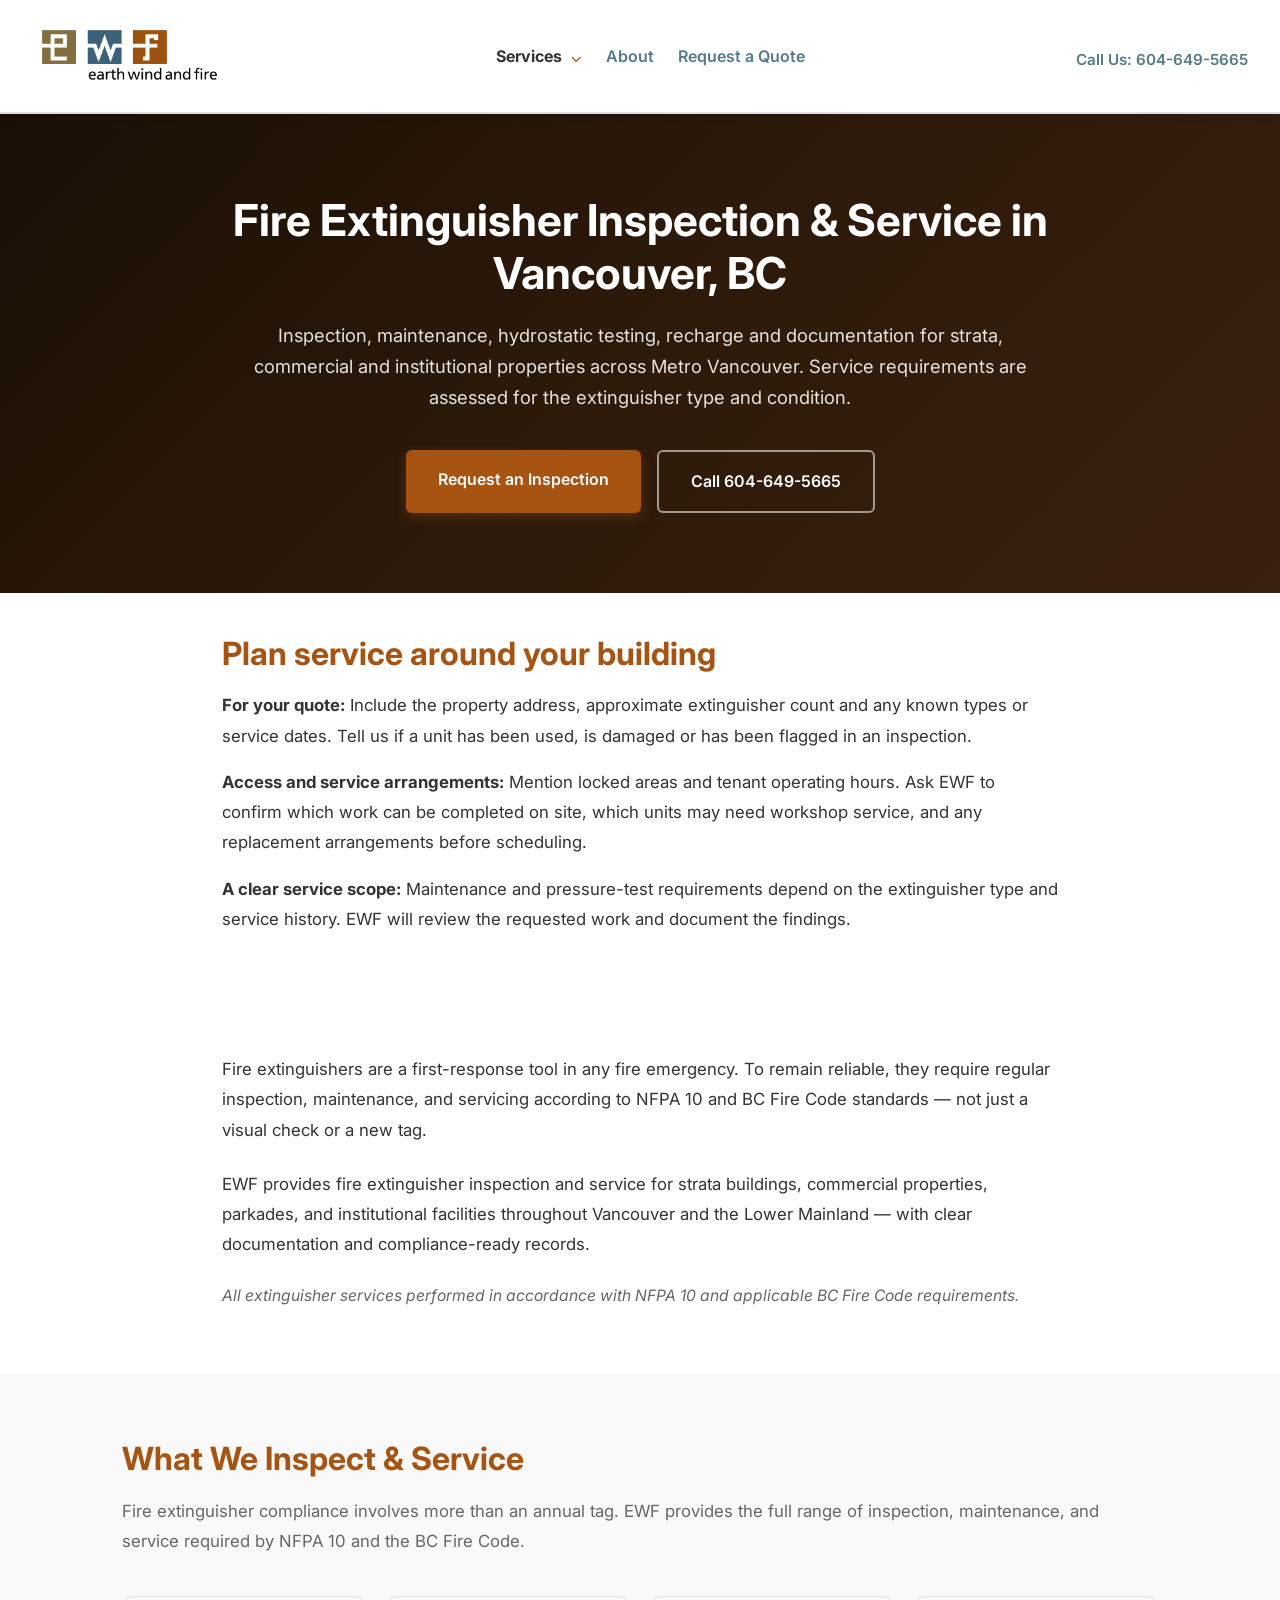
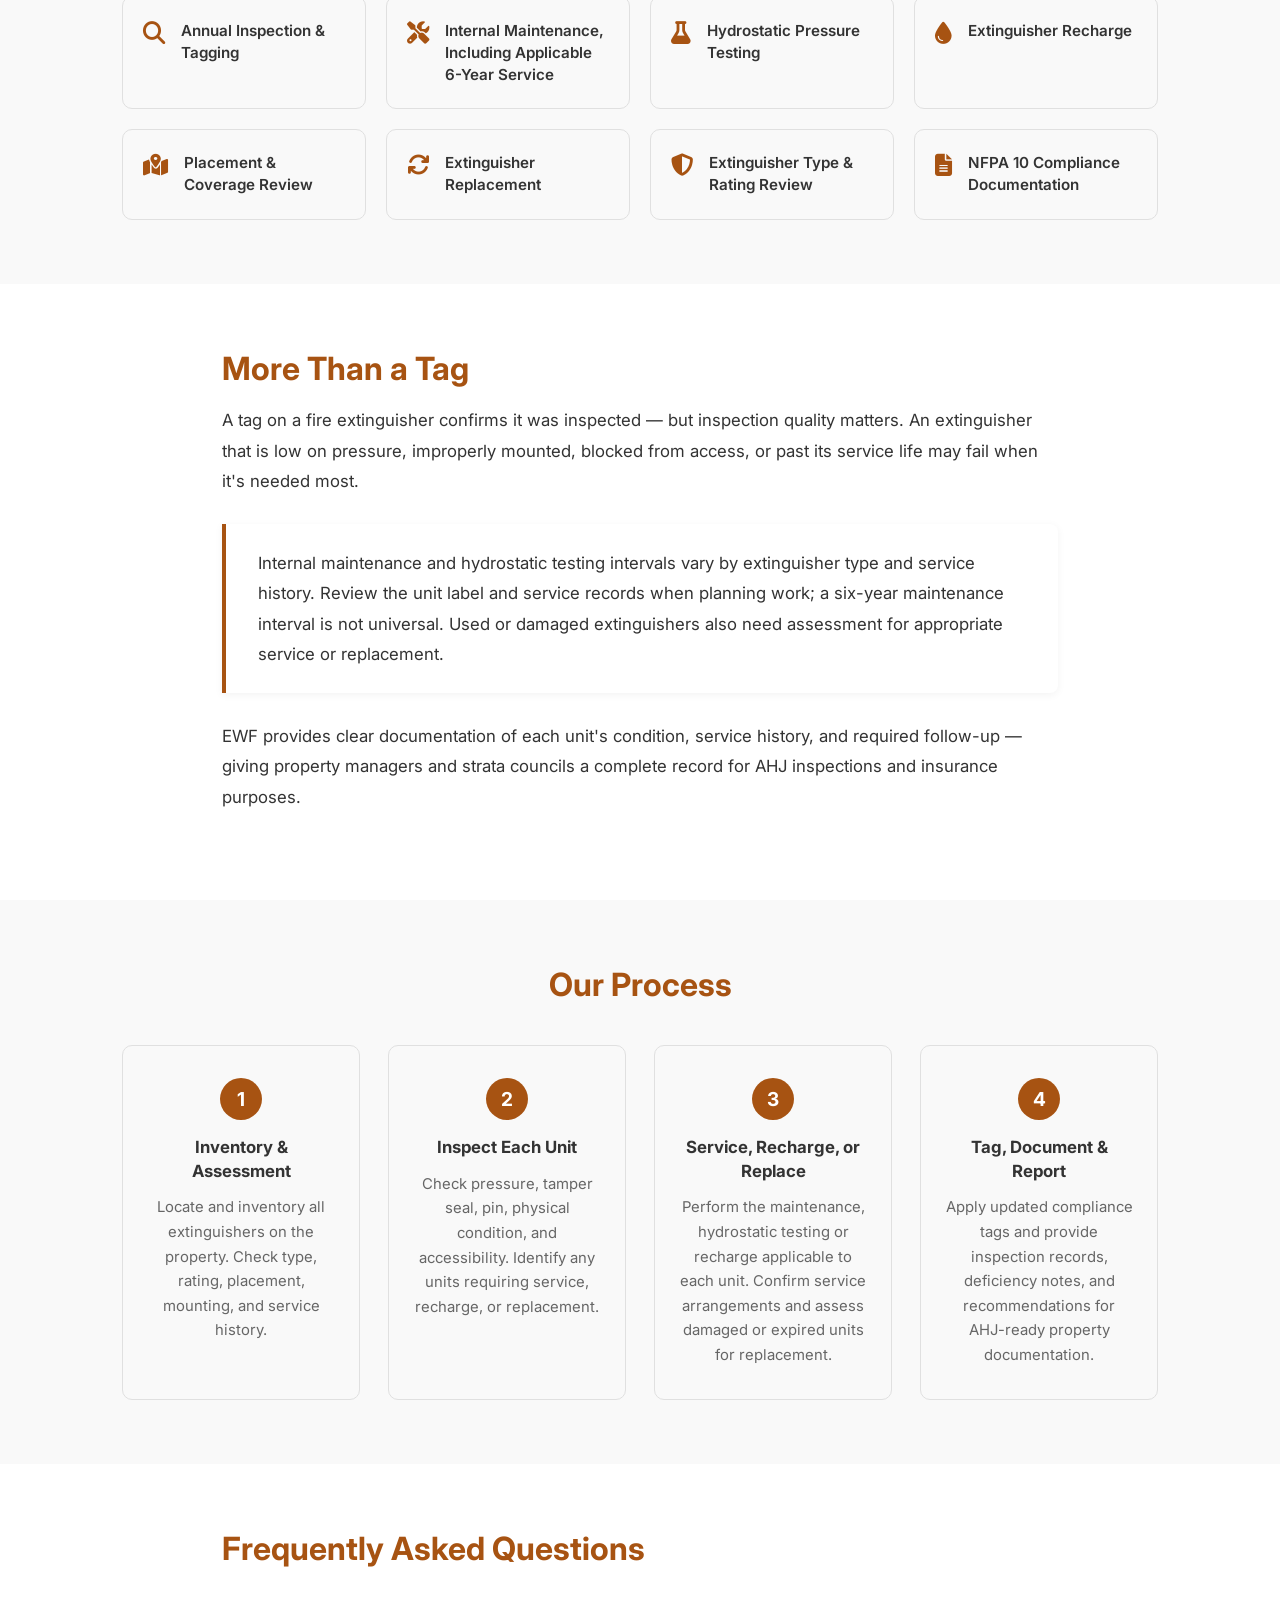
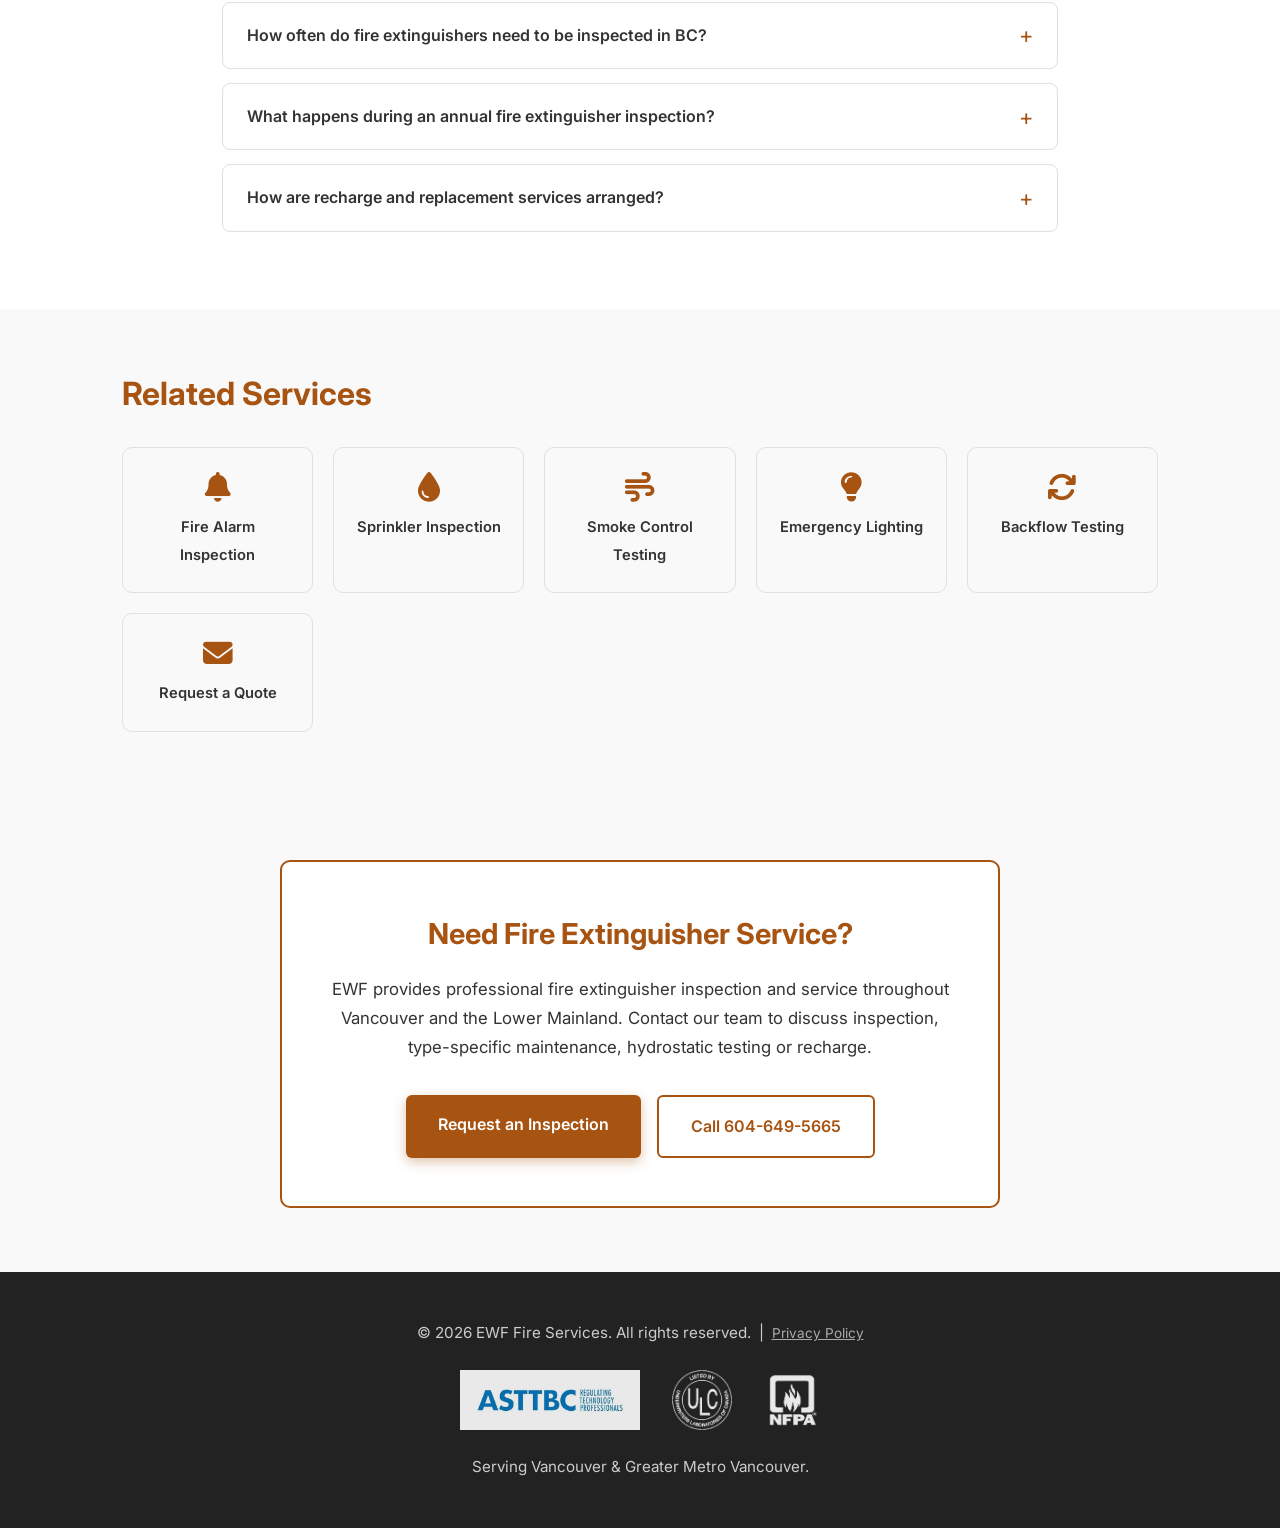
<file: fire-extinguishers.html>
<!DOCTYPE html>
<html lang="en">
<head>
  <meta charset="UTF-8" />
  <meta name="viewport" content="width=device-width, initial-scale=1.0" />
  <meta name="description" content="Fire extinguisher inspection and service in Vancouver, BC. EWF provides inspections, type-specific maintenance, hydrostatic testing, recharge, and documentation for strata and commercial buildings." />
  <title>Fire Extinguisher Inspection & Service in Vancouver, BC | EWF Fire Services</title>
  <link rel="canonical" href="https://ewfservices.ca/fire-extinguishers" />
  <meta property="og:type" content="website" />
  <meta property="og:site_name" content="EWF Fire Services" />
  <meta property="og:title" content="Fire Extinguisher Inspection & Service in Vancouver, BC | EWF Fire Services" />
  <meta property="og:description" content="Fire extinguisher inspection and service in Vancouver, BC. EWF provides inspections, type-specific maintenance, hydrostatic testing, recharge, and documentation." />
  <meta property="og:url" content="https://ewfservices.ca/fire-extinguishers" />
  <meta property="og:image" content="https://ewfservices.ca/work-in-progress.jpg" />
  <meta name="twitter:card" content="summary_large_image" />
  <meta name="twitter:title" content="Fire Extinguisher Inspection & Service in Vancouver, BC | EWF Fire Services" />
  <meta name="twitter:description" content="Fire extinguisher inspection and service in Vancouver, BC. EWF provides inspections, type-specific maintenance, hydrostatic testing, recharge, and documentation." />
  <meta name="twitter:image" content="https://ewfservices.ca/work-in-progress.jpg" />
  <link rel="icon" type="image/x-icon" href="favicon.ico" />
  <link rel="preconnect" href="https://fonts.googleapis.com">
  <link rel="preconnect" href="https://fonts.gstatic.com" crossorigin>
  <link href="https://fonts.googleapis.com/css2?family=Inter:wght@400;600;700&display=swap" rel="stylesheet">
  <link rel="stylesheet" href="https://cdnjs.cloudflare.com/ajax/libs/font-awesome/6.4.0/css/all.min.css" integrity="sha512-iecdLmaskl7CVkqkXNQ/ZH/XLlvWZOJyj7Yy7tcenmpD1ypASozpmT/E0iPtmFIB46ZmdtAc9eNBvH0H/ZpiBw==" crossorigin="anonymous" referrerpolicy="no-referrer" />
  <link rel="stylesheet" href="/style.css" />
  <link rel="stylesheet" href="/navigation.css" />
  <script>document.documentElement.classList.add('js');</script>
  <script src="/nav.js" defer></script>
  <script src="/enquiry.js"></script>
  <script src="/canonical.js"></script>
  <script type="application/ld+json">
  {
    "@context": "https://schema.org",
    "@type": "FAQPage",
    "mainEntity": [
      {
        "@type": "Question",
        "name": "How often do fire extinguishers need to be inspected in BC?",
        "acceptedAnswer": {
          "@type": "Answer",
          "text": "Inspection, internal maintenance and hydrostatic testing requirements depend on the extinguisher type, service history, manufacturer instructions and applicable requirements. A six-year internal maintenance interval does not apply to every extinguisher. EWF can review your units and records to identify the service needed."
        }
      },
      {
        "@type": "Question",
        "name": "What happens during an annual fire extinguisher inspection?",
        "acceptedAnswer": {
          "@type": "Answer",
          "text": "EWF technicians check the extinguisher's pressure gauge, tamper seal, pull pin, mounting bracket, accessibility, physical condition, and tag. Any unit that fails inspection is flagged for recharge, maintenance, or replacement with a clear explanation of what is required."
        }
      },
      {
        "@type": "Question",
        "name": "How are recharge and replacement services arranged?",
        "acceptedAnswer": {
          "@type": "Answer",
          "text": "EWF can assess recharge, maintenance or replacement needs and provide service documentation. Before scheduling, confirm which work can be completed on site, which units may need workshop service and any replacement arrangements for your property."
        }
      }
    ]
  }
  </script>
  <!-- Google tag (gtag.js) -->
  <script async src="https://www.googletagmanager.com/gtag/js?id=G-9ZJPP9CTGQ"></script>
  <script>
    window.dataLayer = window.dataLayer || [];
    function gtag(){dataLayer.push(arguments);}
    gtag('js', new Date());
    gtag('config', 'G-9ZJPP9CTGQ', window.ewfAnalyticsPage || {});
  </script>
</head>
<body>
  <a class="skip-link" href="#main">Skip to content</a>

  <header>
    <a href="/"><img src="logo.png" alt="EWF Fire Services" class="logo" /></a>
    <nav id="primary-nav" aria-label="Primary navigation">
      <details class="service-menu">
          <summary>Services</summary>
          <div class="service-menu-links">
            <a href="/fire-alarm-systems">Fire Alarm</a>
            <a href="/sprinkler-systems">Sprinklers</a>
            <a href="/smoke-control-systems">Smoke Control</a>
            <a href="/emergency-lighting">Emergency Lighting</a>
            <a href="/fire-extinguishers" aria-current="page">Fire Extinguishers</a>
            <a href="/backflow-testing">Backflow Testing</a>
            <a href="/#services">All Services</a>
          </div>
        </details>
      <a href="/#why-ewf">About</a>
      <a href="/?service=fire-extinguishers#contact">Request a Quote</a>
      <a href="tel:6046495665" class="nav-call">Call 604-649-5665</a>
    </nav>
    <div class="phone-number"><a href="tel:6046495665">Call Us: 604-649-5665</a></div>
    <button class="menu-toggle" type="button" aria-expanded="false" aria-controls="primary-nav" aria-label="Open menu">
      <svg class="icon-open" viewBox="0 0 24 24" width="22" height="22" aria-hidden="true"><path d="M3 6h18M3 12h18M3 18h18" stroke="currentColor" stroke-width="2" stroke-linecap="round"/></svg>
      <svg class="icon-close" viewBox="0 0 24 24" width="22" height="22" aria-hidden="true"><path d="M6 6l12 12M18 6L6 18" stroke="currentColor" stroke-width="2" stroke-linecap="round"/></svg>
    </button>
  </header>

  <main id="main" tabindex="-1">

  <!-- Hero -->
  <section class="page-hero">
    <div class="page-hero-content">
      <h1>Fire Extinguisher Inspection &amp; Service in Vancouver, BC</h1>
      <p>Inspection, maintenance, hydrostatic testing, recharge and documentation for strata, commercial and institutional properties across Metro Vancouver. Service requirements are assessed for the extinguisher type and condition.</p>
      <div class="hero-cta-group">
        <a href="/?service=fire-extinguishers#contact" class="cta-button">Request an Inspection</a>
        <a href="tel:6046495665" class="cta-button-outline">Call 604-649-5665</a>
      </div>
    </div>
  </section>

  <!-- Property planning -->
  <section class="bg-white service-planning">
    <div class="section-narrow">
      <h2 class="section-title">Plan service around your building</h2>
      <p class="body-text"><strong>For your quote:</strong> Include the property address, approximate extinguisher count and any known types or service dates. Tell us if a unit has been used, is damaged or has been flagged in an inspection.</p>
      <p class="body-text"><strong>Access and service arrangements:</strong> Mention locked areas and tenant operating hours. Ask EWF to confirm which work can be completed on site, which units may need workshop service, and any replacement arrangements before scheduling.</p>
      <p class="body-text"><strong>A clear service scope:</strong> Maintenance and pressure-test requirements depend on the extinguisher type and service history. EWF will review the requested work and document the findings.</p>
    </div>
  </section>

  <!-- Intro -->
  <section class="bg-white">
    <div class="section-narrow">
      <p class="body-text">Fire extinguishers are a first-response tool in any fire emergency. To remain reliable, they require regular inspection, maintenance, and servicing according to NFPA 10 and BC Fire Code standards — not just a visual check or a new tag.</p>
      <p class="body-text">EWF provides fire extinguisher inspection and service for strata buildings, commercial properties, parkades, and institutional facilities throughout Vancouver and the Lower Mainland — with clear documentation and compliance-ready records.</p>
      <p class="standards-line">All extinguisher services performed in accordance with NFPA 10 and applicable BC Fire Code requirements.</p>
    </div>
  </section>

  <!-- What We Service -->
  <section class="bg-light">
    <div class="section-wide">
      <h2 class="section-title">What We Inspect &amp; Service</h2>
      <p class="section-lead">Fire extinguisher compliance involves more than an annual tag. EWF provides the full range of inspection, maintenance, and service required by NFPA 10 and the BC Fire Code.</p>
      <div class="test-items-grid">
        <div class="test-card">
          <i class="fa-solid fa-magnifying-glass"></i>
          <span>Annual Inspection &amp; Tagging</span>
        </div>
        <div class="test-card">
          <i class="fa-solid fa-screwdriver-wrench"></i>
          <span>Internal Maintenance, Including Applicable 6-Year Service</span>
        </div>
        <div class="test-card">
          <i class="fa-solid fa-flask"></i>
          <span>Hydrostatic Pressure Testing</span>
        </div>
        <div class="test-card">
          <i class="fa-solid fa-droplet"></i>
          <span>Extinguisher Recharge</span>
        </div>
        <div class="test-card">
          <i class="fa-solid fa-map-location-dot"></i>
          <span>Placement &amp; Coverage Review</span>
        </div>
        <div class="test-card">
          <i class="fa-solid fa-arrows-rotate"></i>
          <span>Extinguisher Replacement</span>
        </div>
        <div class="test-card">
          <i class="fa-solid fa-shield-halved"></i>
          <span>Extinguisher Type &amp; Rating Review</span>
        </div>
        <div class="test-card">
          <i class="fa-solid fa-file-lines"></i>
          <span>NFPA 10 Compliance Documentation</span>
        </div>
      </div>
    </div>
  </section>

  <!-- Why It Matters -->
  <section class="bg-white">
    <div class="section-narrow">
      <h2 class="section-title">More Than a Tag</h2>
      <p class="body-text">A tag on a fire extinguisher confirms it was inspected — but inspection quality matters. An extinguisher that is low on pressure, improperly mounted, blocked from access, or past its service life may fail when it's needed most.</p>
      <div class="highlight-box">
        <p>Internal maintenance and hydrostatic testing intervals vary by extinguisher type and service history. Review the unit label and service records when planning work; a six-year maintenance interval is not universal. Used or damaged extinguishers also need assessment for appropriate service or replacement.</p>
      </div>
      <p class="body-text">EWF provides clear documentation of each unit's condition, service history, and required follow-up — giving property managers and strata councils a complete record for AHJ inspections and insurance purposes.</p>
    </div>
  </section>

  <!-- Our Process -->
  <section class="bg-light">
    <div class="section-wide">
      <h2 class="section-title section-title-center">Our Process</h2>
      <div class="process-steps">
        <div class="process-step">
          <div class="step-number">1</div>
          <h3>Inventory &amp; Assessment</h3>
          <p>Locate and inventory all extinguishers on the property. Check type, rating, placement, mounting, and service history.</p>
        </div>
        <div class="process-step">
          <div class="step-number">2</div>
          <h3>Inspect Each Unit</h3>
          <p>Check pressure, tamper seal, pin, physical condition, and accessibility. Identify any units requiring service, recharge, or replacement.</p>
        </div>
        <div class="process-step">
          <div class="step-number">3</div>
          <h3>Service, Recharge, or Replace</h3>
          <p>Perform the maintenance, hydrostatic testing or recharge applicable to each unit. Confirm service arrangements and assess damaged or expired units for replacement.</p>
        </div>
        <div class="process-step">
          <div class="step-number">4</div>
          <h3>Tag, Document &amp; Report</h3>
          <p>Apply updated compliance tags and provide inspection records, deficiency notes, and recommendations for AHJ-ready property documentation.</p>
        </div>
      </div>
    </div>
  </section>

  <!-- FAQ -->
  <section class="bg-white">
    <div class="section-narrow">
      <h2 class="section-title">Frequently Asked Questions</h2>
      <div class="faq-list">
        <details>
          <summary>How often do fire extinguishers need to be inspected in BC?</summary>
          <div class="faq-answer">Inspection, internal maintenance and hydrostatic testing requirements depend on the extinguisher type, service history, manufacturer instructions and applicable requirements. A six-year internal maintenance interval does not apply to every extinguisher. EWF can review your units and records to identify the service needed.</div>
        </details>
        <details>
          <summary>What happens during an annual fire extinguisher inspection?</summary>
          <div class="faq-answer">EWF technicians check the extinguisher's pressure gauge, tamper seal, pull pin, mounting bracket, accessibility, physical condition, and tag. Any unit that fails inspection is flagged for recharge, maintenance, or replacement with a clear explanation of what is required.</div>
        </details>
        <details>
          <summary>How are recharge and replacement services arranged?</summary>
          <div class="faq-answer">EWF can assess recharge, maintenance or replacement needs and provide service documentation. Before scheduling, confirm which work can be completed on site, which units may need workshop service and any replacement arrangements for your property.</div>
        </details>
      </div>
    </div>
  </section>

  <!-- Related Services -->
  <section class="bg-light">
    <div class="section-wide">
      <h2 class="section-title">Related Services</h2>
      <div class="related-grid">
        <a href="/fire-alarm-systems" class="related-card">
          <i class="fa-solid fa-bell"></i>
          <span>Fire Alarm Inspection</span>
        </a>
        <a href="/sprinkler-systems" class="related-card">
          <i class="fa-solid fa-droplet"></i>
          <span>Sprinkler Inspection</span>
        </a>
        <a href="/smoke-control-systems" class="related-card">
          <i class="fa-solid fa-wind"></i>
          <span>Smoke Control Testing</span>
        </a>
        <a href="/emergency-lighting" class="related-card">
          <i class="fa-solid fa-lightbulb"></i>
          <span>Emergency Lighting</span>
        </a>
        <a href="/backflow-testing" class="related-card">
          <i class="fa-solid fa-arrows-rotate"></i>
          <span>Backflow Testing</span>
        </a>
        <a href="/?service=fire-extinguishers#contact" class="related-card">
          <i class="fa-solid fa-envelope"></i>
          <span>Request a Quote</span>
        </a>
      </div>
    </div>
  </section>

  <!-- Final CTA -->
  <section class="final-cta-section">
    <div class="cta-box">
      <h2>Need Fire Extinguisher Service?</h2>
      <p>EWF provides professional fire extinguisher inspection and service throughout Vancouver and the Lower Mainland. Contact our team to discuss inspection, type-specific maintenance, hydrostatic testing or recharge.</p>
      <div class="cta-group">
        <a href="/?service=fire-extinguishers#contact" class="cta-button">Request an Inspection</a>
        <a href="tel:6046495665" class="cta-button-secondary">Call 604-649-5665</a>
      </div>
    </div>
  </section>

  </main>

  <footer>
    <p>&copy; 2026 EWF Fire Services. All rights reserved. &nbsp;|&nbsp; <a href="/privacy-policy" style="color: #aaa; font-size: 0.85rem;">Privacy Policy</a></p>
    <div class="footer-logos">
      <img src="/assets/certifications/asttbc-logo.png" alt="ASTTBC Certified Technicians" class="asttbc-logo" />
      <img src="/assets/certifications/ulc-logo.png" alt="ULC Compliance" class="ulc-logo" />
      <img src="/assets/certifications/nfpa-logo.png" alt="NFPA Standards" class="nfpa-logo" />
    </div>
    <p>Serving Vancouver &amp; Greater Metro Vancouver.</p>
  </footer>

  <div class="mobile-action-bar" aria-label="Quick contact actions">
    <a href="tel:6046495665">Call EWF</a>
    <a href="/?service=fire-extinguishers#contact">Request Quote</a>
  </div>
</body>
</html>
</file>
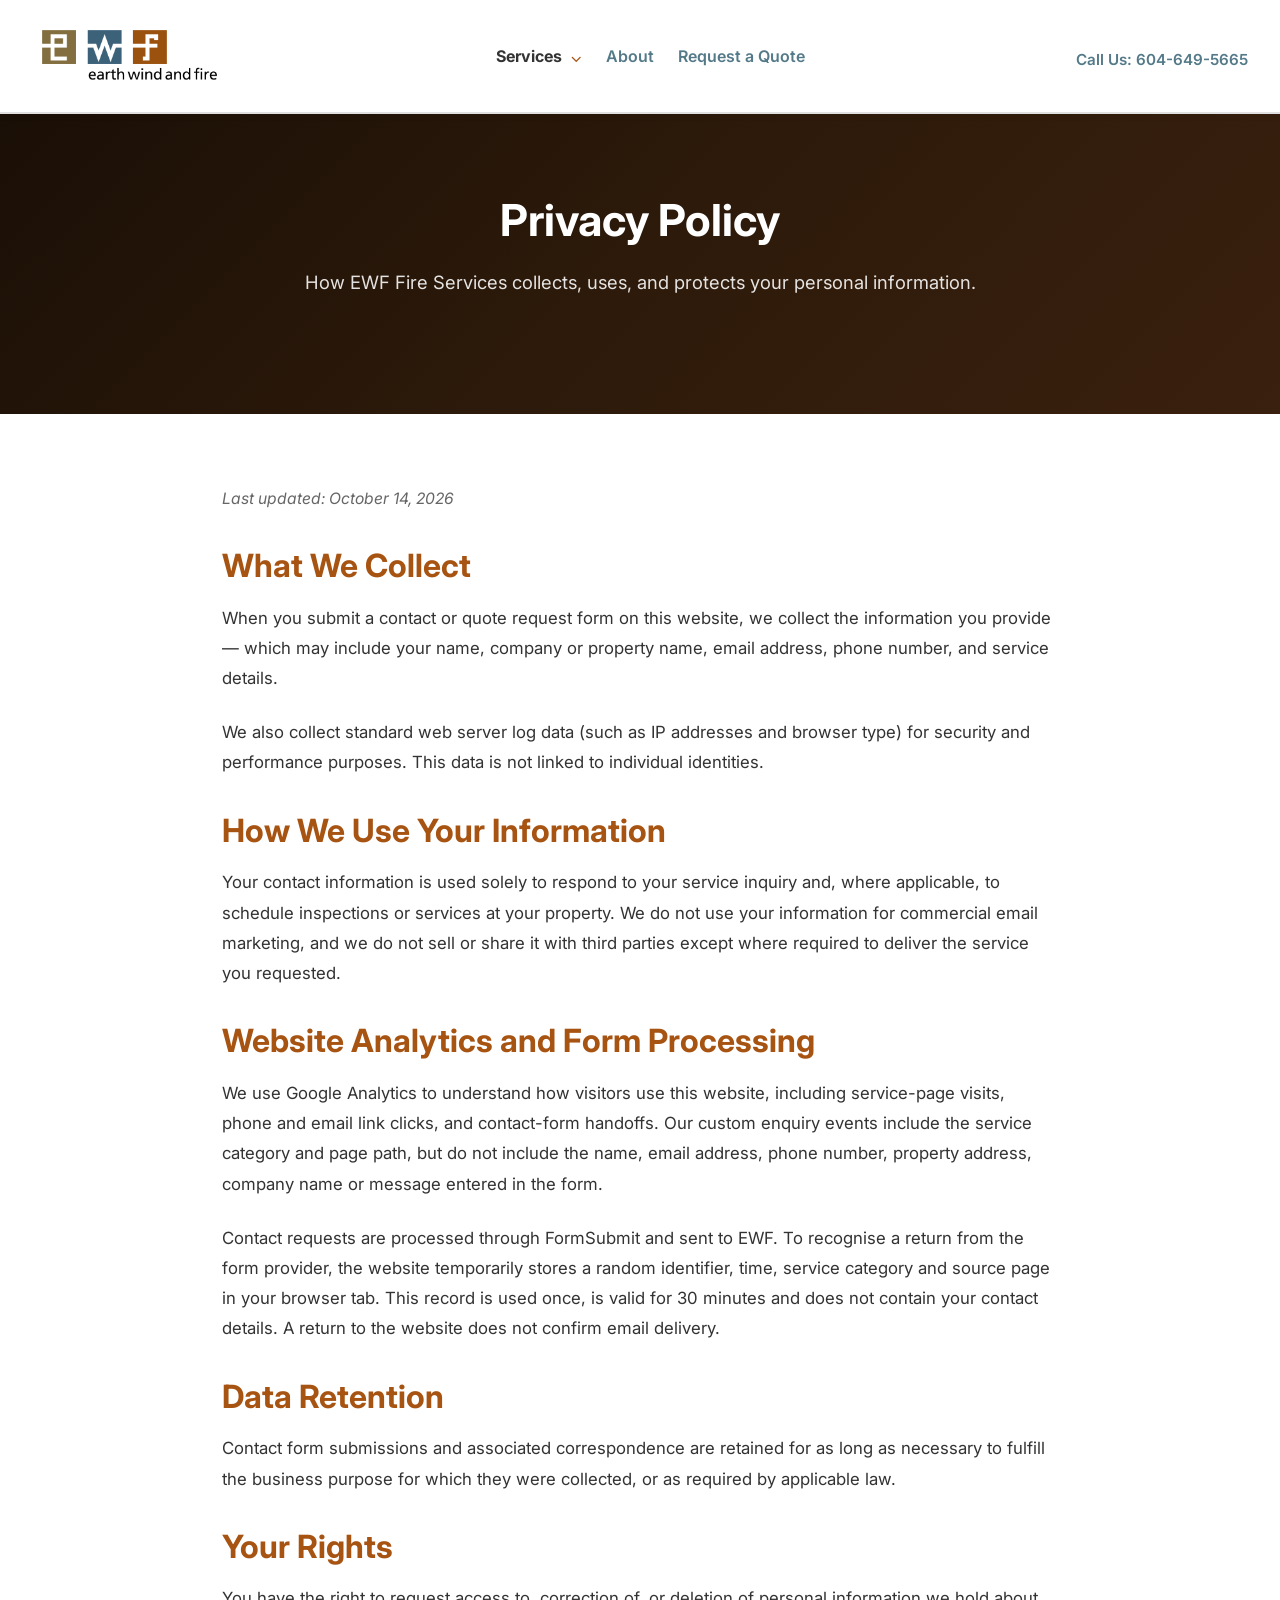
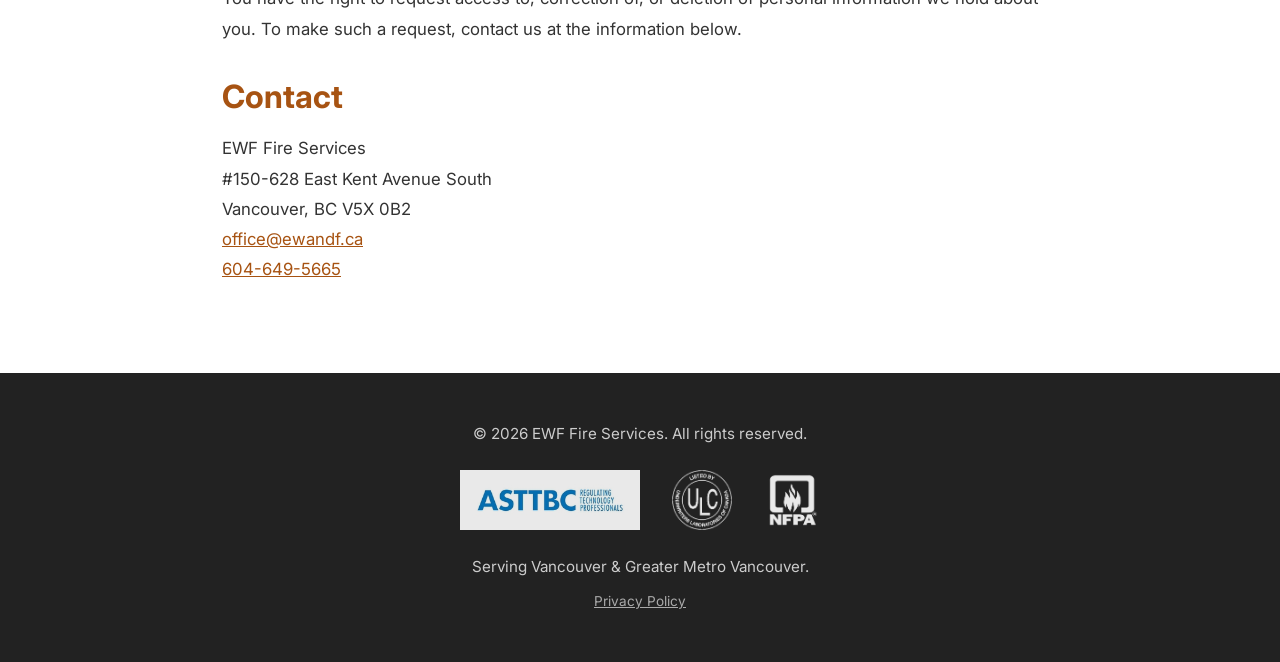
<file: privacy-policy.html>
<!DOCTYPE html>
<html lang="en">
<head>
  <meta charset="UTF-8" />
  <meta name="viewport" content="width=device-width, initial-scale=1.0" />
  <meta name="description" content="Privacy policy for EWF Fire Services. Learn how we collect, use, and protect your personal information." />
  <meta name="robots" content="noindex, follow" />
  <title>Privacy Policy | EWF Fire Services</title>
  <link rel="canonical" href="https://ewfservices.ca/privacy-policy" />
  <link rel="icon" type="image/x-icon" href="favicon.ico" />
  <link rel="preconnect" href="https://fonts.googleapis.com">
  <link rel="preconnect" href="https://fonts.gstatic.com" crossorigin>
  <link href="https://fonts.googleapis.com/css2?family=Inter:wght@400;600;700&display=swap" rel="stylesheet">
  <link rel="stylesheet" href="https://cdnjs.cloudflare.com/ajax/libs/font-awesome/6.4.0/css/all.min.css" integrity="sha512-iecdLmaskl7CVkqkXNQ/ZH/XLlvWZOJyj7Yy7tcenmpD1ypASozpmT/E0iPtmFIB46ZmdtAc9eNBvH0H/ZpiBw==" crossorigin="anonymous" referrerpolicy="no-referrer" />
  <link rel="stylesheet" href="/style.css" />
  <link rel="stylesheet" href="/navigation.css" />
  <script>document.documentElement.classList.add('js');</script>
  <script src="/nav.js" defer></script>
  <script src="/enquiry.js"></script>
  <script src="/canonical.js"></script>
  <!-- Google tag (gtag.js) -->
  <script async src="https://www.googletagmanager.com/gtag/js?id=G-9ZJPP9CTGQ"></script>
  <script>
    window.dataLayer = window.dataLayer || [];
    function gtag(){dataLayer.push(arguments);}
    gtag('js', new Date());
    gtag('config', 'G-9ZJPP9CTGQ', window.ewfAnalyticsPage || {});
  </script>
</head>
<body>
  <a class="skip-link" href="#main">Skip to content</a>

  <header>
    <a href="/"><img src="logo.png" alt="EWF Fire Services" class="logo" /></a>
    <nav id="primary-nav" aria-label="Primary navigation">
      <details class="service-menu">
          <summary>Services</summary>
          <div class="service-menu-links">
            <a href="/fire-alarm-systems">Fire Alarm</a>
            <a href="/sprinkler-systems">Sprinklers</a>
            <a href="/smoke-control-systems">Smoke Control</a>
            <a href="/emergency-lighting">Emergency Lighting</a>
            <a href="/fire-extinguishers">Fire Extinguishers</a>
            <a href="/backflow-testing">Backflow Testing</a>
            <a href="/#services">All Services</a>
          </div>
        </details>
      <a href="/#why-ewf">About</a>
      <a href="/#contact">Request a Quote</a>
      <a href="tel:6046495665" class="nav-call">Call 604-649-5665</a>
    </nav>
    <div class="phone-number"><a href="tel:6046495665">Call Us: 604-649-5665</a></div>
    <button class="menu-toggle" type="button" aria-expanded="false" aria-controls="primary-nav" aria-label="Open menu">
      <svg class="icon-open" viewBox="0 0 24 24" width="22" height="22" aria-hidden="true"><path d="M3 6h18M3 12h18M3 18h18" stroke="currentColor" stroke-width="2" stroke-linecap="round"/></svg>
      <svg class="icon-close" viewBox="0 0 24 24" width="22" height="22" aria-hidden="true"><path d="M6 6l12 12M18 6L6 18" stroke="currentColor" stroke-width="2" stroke-linecap="round"/></svg>
    </button>
  </header>

  <main id="main" tabindex="-1">

  <section class="page-hero">
    <div class="page-hero-content">
      <h1>Privacy Policy</h1>
      <p>How EWF Fire Services collects, uses, and protects your personal information.</p>
    </div>
  </section>

  <section class="bg-white">
    <div class="section-narrow">

      <p class="standards-line">Last updated: October 14, 2026</p>

      <h2 class="section-title" style="margin-top: 2rem;">What We Collect</h2>
      <p class="body-text">When you submit a contact or quote request form on this website, we collect the information you provide — which may include your name, company or property name, email address, phone number, and service details.</p>
      <p class="body-text">We also collect standard web server log data (such as IP addresses and browser type) for security and performance purposes. This data is not linked to individual identities.</p>

      <h2 class="section-title" style="margin-top: 2rem;">How We Use Your Information</h2>
      <p class="body-text">Your contact information is used solely to respond to your service inquiry and, where applicable, to schedule inspections or services at your property. We do not use your information for commercial email marketing, and we do not sell or share it with third parties except where required to deliver the service you requested.</p>

      <h2 class="section-title" style="margin-top: 2rem;">Website Analytics and Form Processing</h2>
      <p class="body-text">We use Google Analytics to understand how visitors use this website, including service-page visits, phone and email link clicks, and contact-form handoffs. Our custom enquiry events include the service category and page path, but do not include the name, email address, phone number, property address, company name or message entered in the form.</p>
      <p class="body-text">Contact requests are processed through FormSubmit and sent to EWF. To recognise a return from the form provider, the website temporarily stores a random identifier, time, service category and source page in your browser tab. This record is used once, is valid for 30 minutes and does not contain your contact details. A return to the website does not confirm email delivery.</p>

      <h2 class="section-title" style="margin-top: 2rem;">Data Retention</h2>
      <p class="body-text">Contact form submissions and associated correspondence are retained for as long as necessary to fulfill the business purpose for which they were collected, or as required by applicable law.</p>

      <h2 class="section-title" style="margin-top: 2rem;">Your Rights</h2>
      <p class="body-text">You have the right to request access to, correction of, or deletion of personal information we hold about you. To make such a request, contact us at the information below.</p>

      <h2 class="section-title" style="margin-top: 2rem;">Contact</h2>
      <p class="body-text">
        EWF Fire Services<br>
        #150-628 East Kent Avenue South<br>
        Vancouver, BC V5X 0B2<br>
        <a href="mailto:office@ewandf.ca" style="color: var(--fire);">office@ewandf.ca</a><br>
        <a href="tel:6046495665" style="color: var(--fire);">604-649-5665</a>
      </p>

    </div>
  </section>

  </main>

  <footer>
    <p>&copy; 2026 EWF Fire Services. All rights reserved.</p>
    <div class="footer-logos">
      <img src="/assets/certifications/asttbc-logo.png" alt="ASTTBC Certified Technicians" class="asttbc-logo" />
      <img src="/assets/certifications/ulc-logo.png" alt="ULC Compliance" class="ulc-logo" />
      <img src="/assets/certifications/nfpa-logo.png" alt="NFPA Standards" class="nfpa-logo" />
    </div>
    <p>Serving Vancouver &amp; Greater Metro Vancouver.</p>
    <p style="margin-top: 0.5rem;"><a href="/privacy-policy" style="color: #aaa; font-size: 0.85rem;">Privacy Policy</a></p>
  </footer>

</body>
</html>
</file>
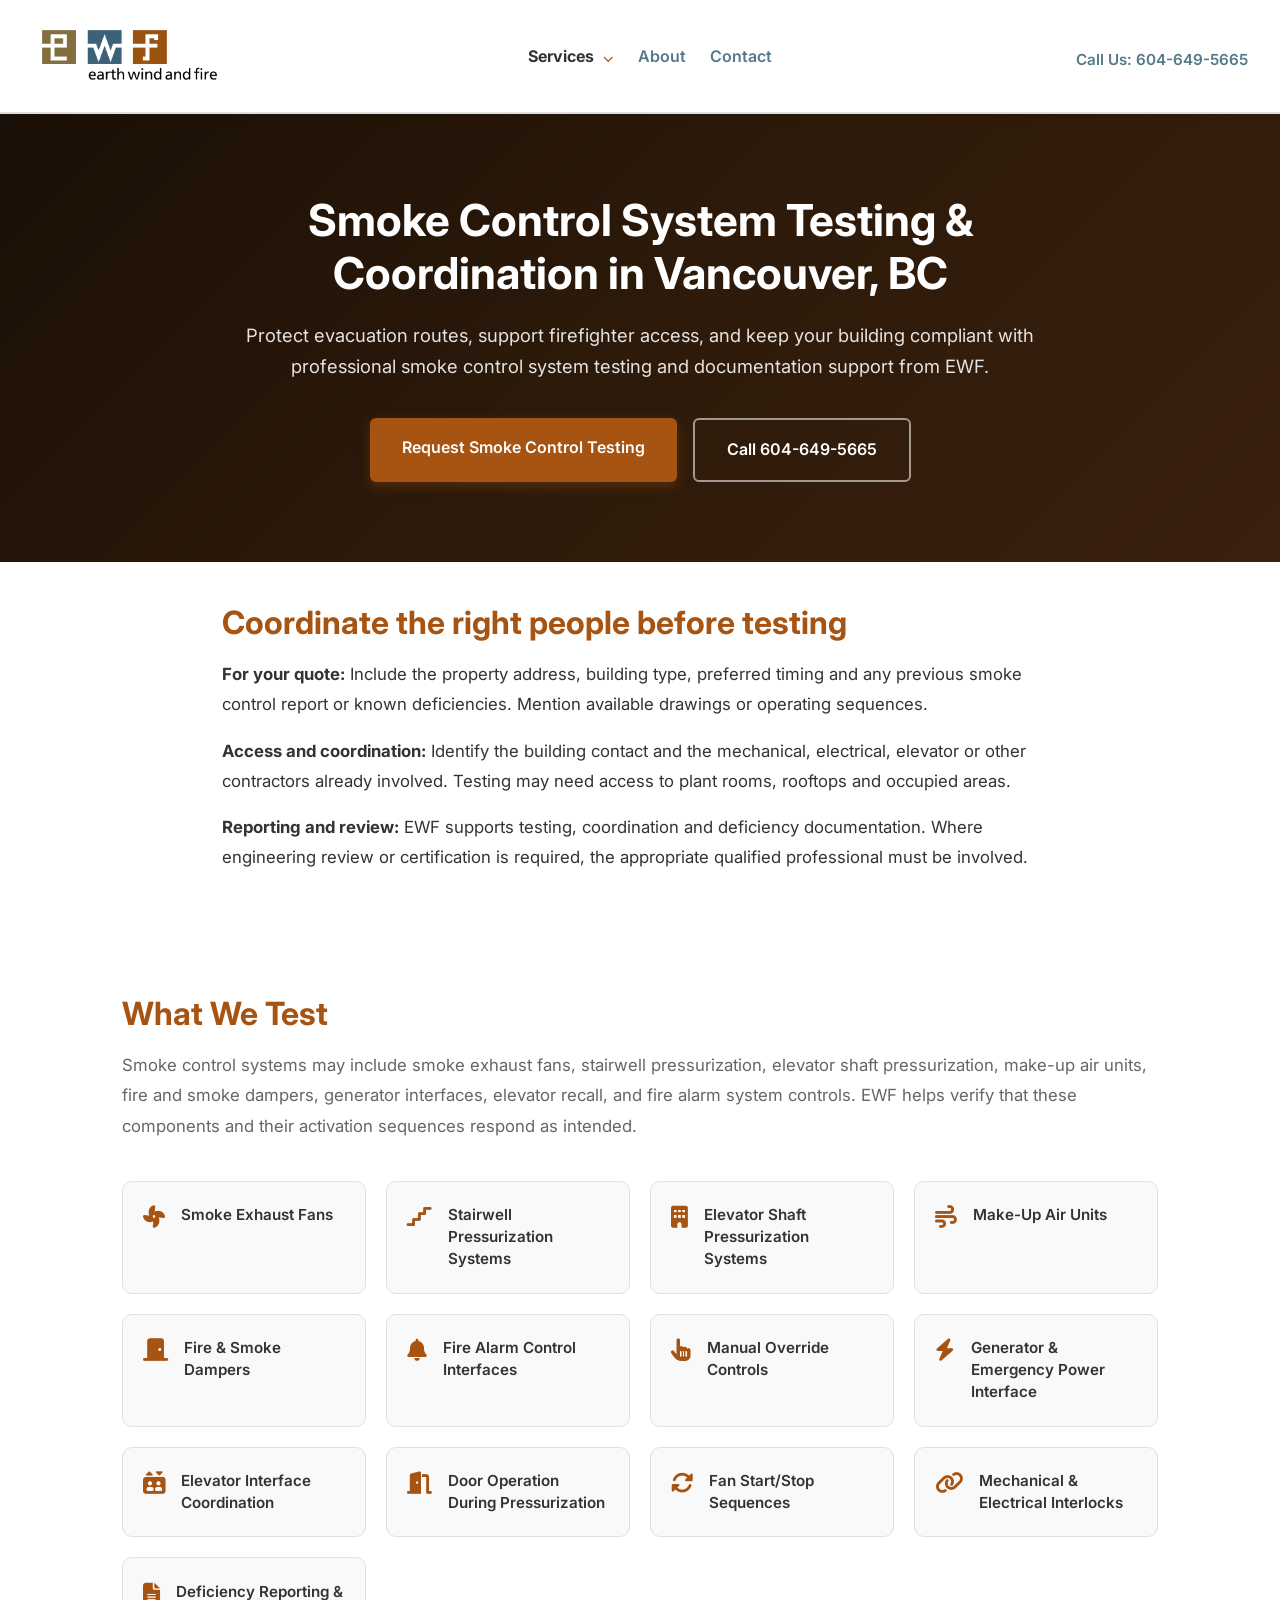
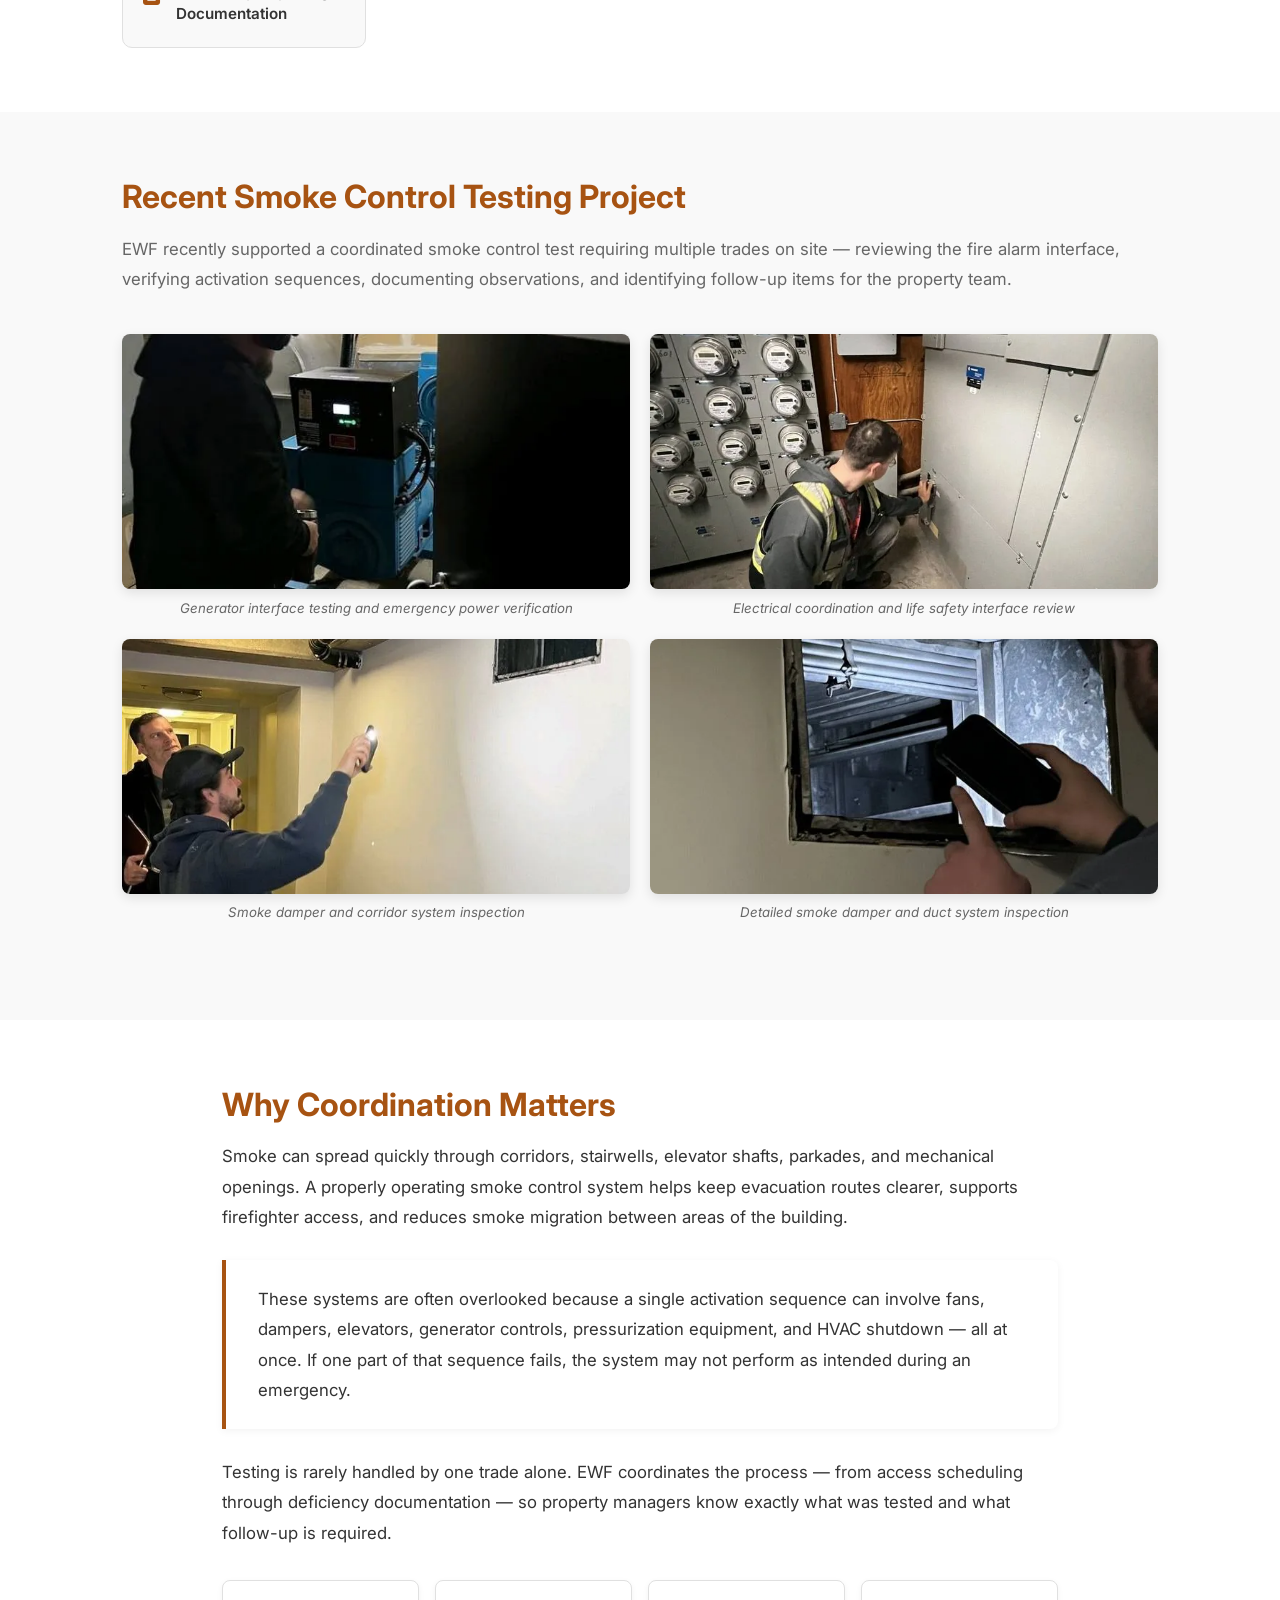
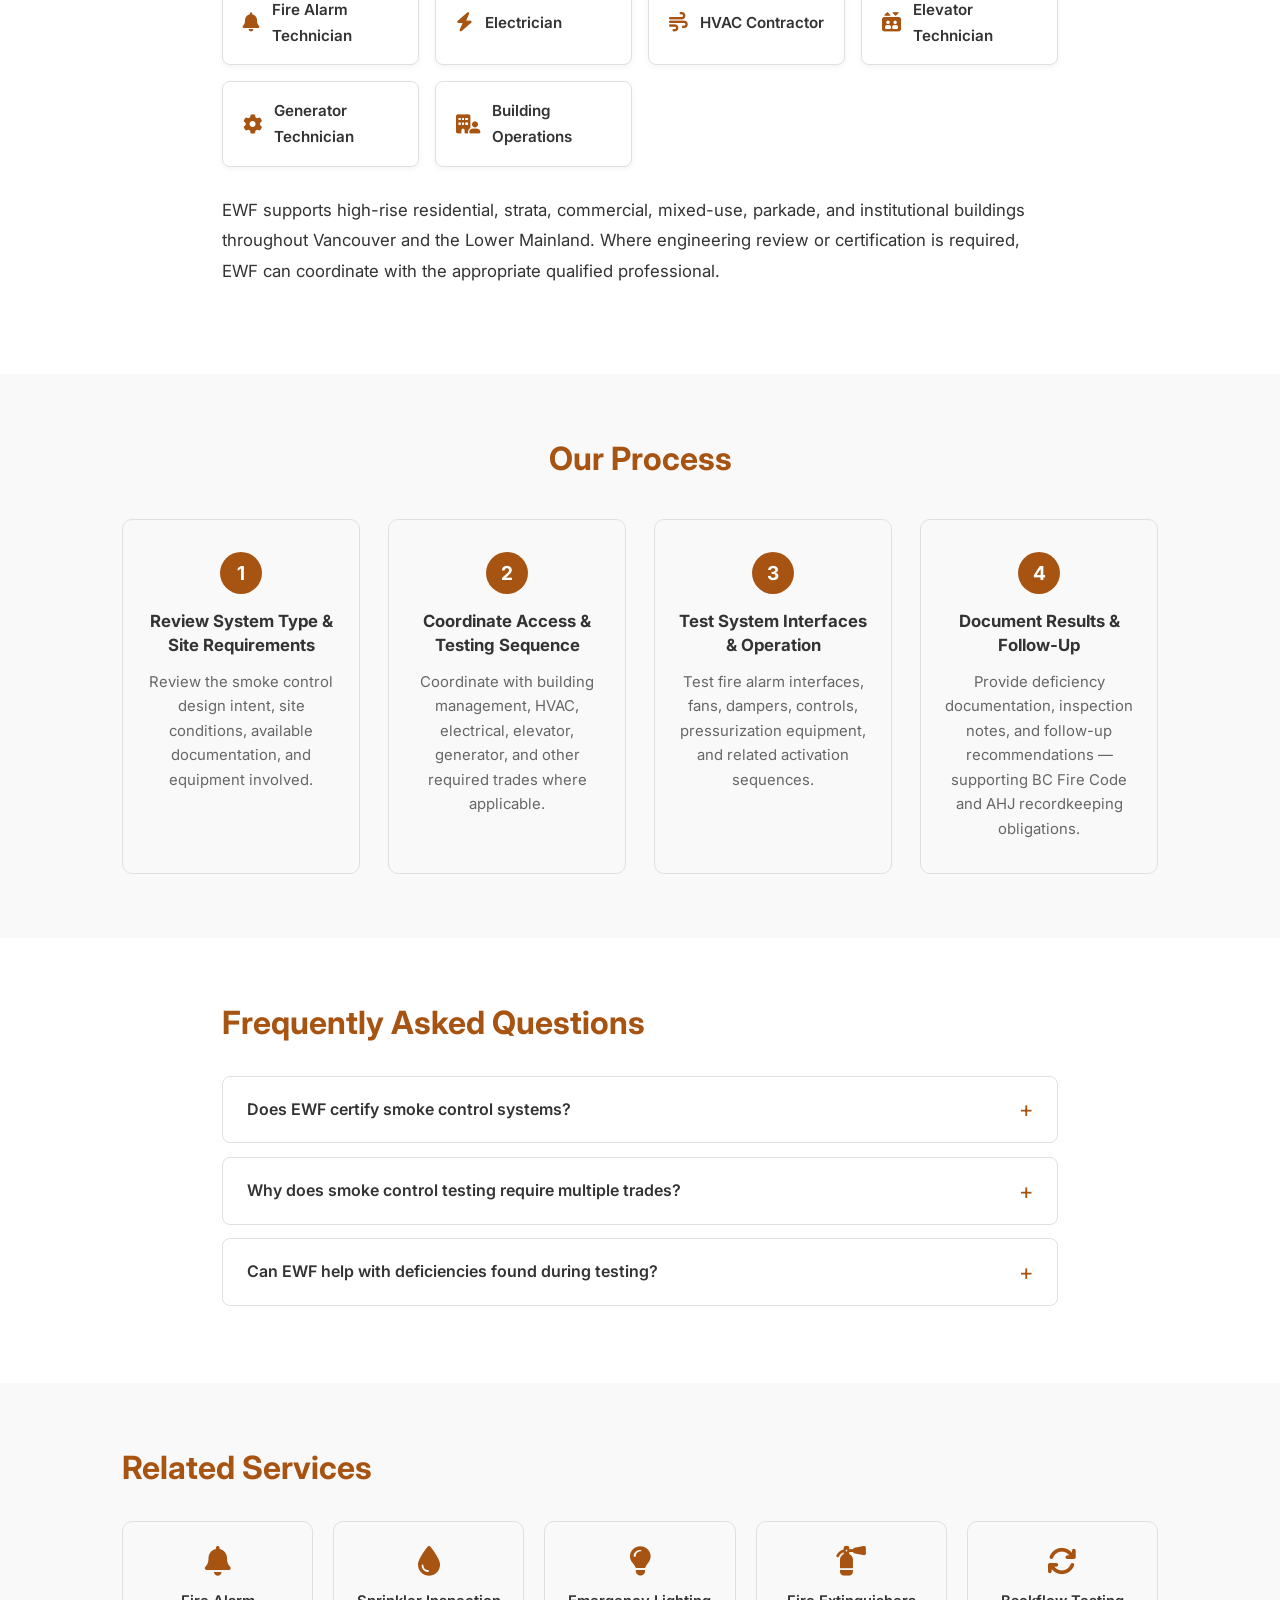
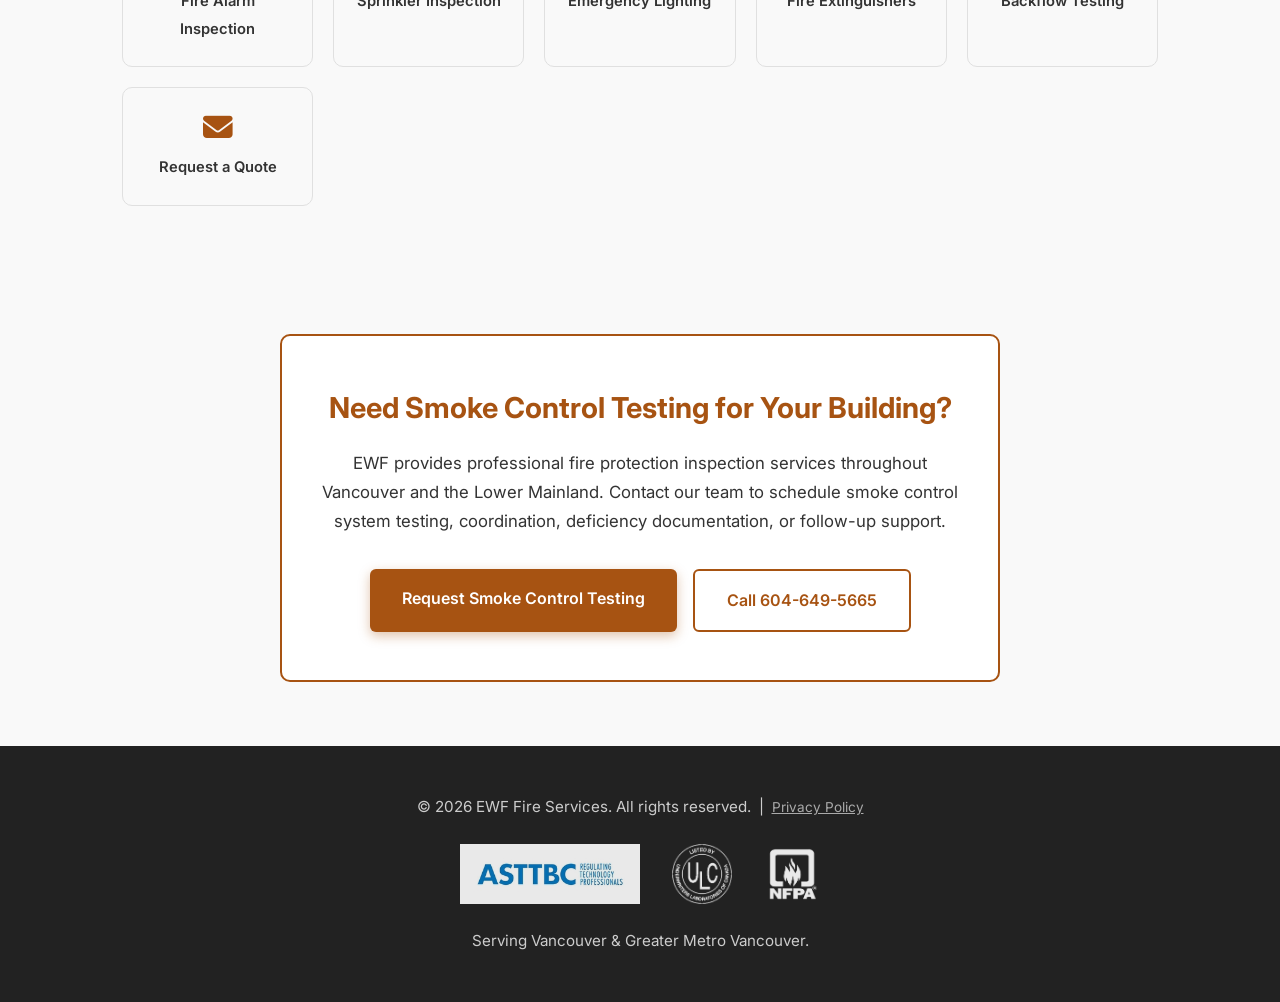
<file: smoke-control-systems.html>
<!DOCTYPE html>
<html lang="en">
<head>
  <meta charset="UTF-8" />
  <meta name="viewport" content="width=device-width, initial-scale=1.0" />
  <meta name="description" content="EWF provides smoke control system testing and coordination in Vancouver, BC, including smoke exhaust fans, stairwell pressurization, dampers, fire alarm interfaces, deficiency reporting, and compliance documentation support." />
  <title>Smoke Control System Testing Vancouver BC | EWF Fire Services</title>
  <link rel="canonical" href="https://ewfservices.ca/smoke-control-systems" />
  <meta property="og:type" content="website" />
  <meta property="og:site_name" content="EWF Fire Services" />
  <meta property="og:title" content="Smoke Control System Testing & Coordination in Vancouver, BC | EWF Fire Services" />
  <meta property="og:description" content="EWF provides smoke control system testing and coordination in Vancouver, BC — smoke exhaust fans, stairwell pressurization, dampers, fire alarm interfaces, deficiency reporting, and documentation support." />
  <meta property="og:url" content="https://ewfservices.ca/smoke-control-systems" />
  <meta property="og:image" content="https://ewfservices.ca/smoke-control-generator.jpg" />
  <meta name="twitter:card" content="summary_large_image" />
  <meta name="twitter:title" content="Smoke Control System Testing & Coordination in Vancouver, BC | EWF Fire Services" />
  <meta name="twitter:description" content="EWF provides smoke control system testing and coordination in Vancouver, BC — smoke exhaust fans, stairwell pressurization, dampers, fire alarm interfaces, deficiency reporting, and documentation support." />
  <meta name="twitter:image" content="https://ewfservices.ca/smoke-control-generator.jpg" />
  <link rel="icon" type="image/x-icon" href="favicon.ico" />
  <link rel="preconnect" href="https://fonts.googleapis.com">
  <link rel="preconnect" href="https://fonts.gstatic.com" crossorigin>
  <link href="https://fonts.googleapis.com/css2?family=Inter:wght@400;600;700&display=swap" rel="stylesheet">
  <link rel="stylesheet" href="https://cdnjs.cloudflare.com/ajax/libs/font-awesome/6.4.0/css/all.min.css" integrity="sha512-iecdLmaskl7CVkqkXNQ/ZH/XLlvWZOJyj7Yy7tcenmpD1ypASozpmT/E0iPtmFIB46ZmdtAc9eNBvH0H/ZpiBw==" crossorigin="anonymous" referrerpolicy="no-referrer" />
  <link rel="stylesheet" href="/style.css" />
  <link rel="stylesheet" href="/navigation.css" />
  <script>document.documentElement.classList.add('js');</script>
  <script src="/nav.js" defer></script>
  <script src="/enquiry.js"></script>
  <script src="/canonical.js"></script>
  <script type="application/ld+json">
  {
    "@context": "https://schema.org",
    "@type": "FAQPage",
    "mainEntity": [
      {
        "@type": "Question",
        "name": "Does EWF certify smoke control systems?",
        "acceptedAnswer": {
          "@type": "Answer",
          "text": "EWF provides smoke control testing, coordination, deficiency documentation, and fire alarm interface support. Where engineering review or certification is required, EWF can coordinate with the appropriate qualified professional."
        }
      },
      {
        "@type": "Question",
        "name": "Why does smoke control testing require multiple trades?",
        "acceptedAnswer": {
          "@type": "Answer",
          "text": "Smoke control systems involve fire alarm controls, HVAC equipment, dampers, elevators, emergency power, electrical systems, and building operations. Coordinating the proper trades ensures the system is tested safely and documented clearly."
        }
      },
      {
        "@type": "Question",
        "name": "Can EWF help with deficiencies found during testing?",
        "acceptedAnswer": {
          "@type": "Answer",
          "text": "Yes. EWF can document deficiencies, explain recommended follow-up, and help coordinate repairs or additional review with the appropriate trades."
        }
      }
    ]
  }
  </script>
  <!-- Google tag (gtag.js) -->
  <script async src="https://www.googletagmanager.com/gtag/js?id=G-9ZJPP9CTGQ"></script>
  <script>
    window.dataLayer = window.dataLayer || [];
    function gtag(){dataLayer.push(arguments);}
    gtag('js', new Date());
    gtag('config', 'G-9ZJPP9CTGQ', window.ewfAnalyticsPage || {});
  </script>
</head>
<body>
  <a class="skip-link" href="#main">Skip to content</a>

  <!-- Header -->
  <header>
    <a href="/"><img src="logo.png" alt="EWF Fire Services" class="logo" /></a>
    <nav id="primary-nav" aria-label="Primary navigation">
      <details class="service-menu">
          <summary>Services</summary>
          <div class="service-menu-links">
            <a href="/fire-alarm-systems">Fire Alarm</a>
            <a href="/sprinkler-systems">Sprinklers</a>
            <a href="/smoke-control-systems" aria-current="page">Smoke Control</a>
            <a href="/emergency-lighting">Emergency Lighting</a>
            <a href="/fire-extinguishers">Fire Extinguishers</a>
            <a href="/backflow-testing">Backflow Testing</a>
            <a href="/#services">All Services</a>
          </div>
        </details>
      <a href="/#why-ewf">About</a>
      <a href="/?service=smoke-control#contact">Contact</a>
      <a href="tel:6046495665" class="nav-call">Call 604-649-5665</a>
    </nav>
    <div class="phone-number"><a href="tel:6046495665">Call Us: 604-649-5665</a></div>
    <button class="menu-toggle" type="button" aria-expanded="false" aria-controls="primary-nav" aria-label="Open menu">
      <svg class="icon-open" viewBox="0 0 24 24" width="22" height="22" aria-hidden="true"><path d="M3 6h18M3 12h18M3 18h18" stroke="currentColor" stroke-width="2" stroke-linecap="round"/></svg>
      <svg class="icon-close" viewBox="0 0 24 24" width="22" height="22" aria-hidden="true"><path d="M6 6l12 12M18 6L6 18" stroke="currentColor" stroke-width="2" stroke-linecap="round"/></svg>
    </button>
  </header>

  <main id="main" tabindex="-1">

  <!-- 1. Hero -->
  <section class="page-hero">
    <div class="page-hero-content">
      <h1>Smoke Control System Testing &amp; Coordination in Vancouver, BC</h1>
      <p>Protect evacuation routes, support firefighter access, and keep your building compliant with professional smoke control system testing and documentation support from EWF.</p>
      <div class="hero-cta-group">
        <a href="/?service=smoke-control#contact" class="cta-button">Request Smoke Control Testing</a>
        <a href="tel:6046495665" class="cta-button-outline">Call 604-649-5665</a>
      </div>
    </div>
  </section>

  <!-- Property planning -->
  <section class="bg-white service-planning">
    <div class="section-narrow">
      <h2 class="section-title">Coordinate the right people before testing</h2>
      <p class="body-text"><strong>For your quote:</strong> Include the property address, building type, preferred timing and any previous smoke control report or known deficiencies. Mention available drawings or operating sequences.</p>
      <p class="body-text"><strong>Access and coordination:</strong> Identify the building contact and the mechanical, electrical, elevator or other contractors already involved. Testing may need access to plant rooms, rooftops and occupied areas.</p>
      <p class="body-text"><strong>Reporting and review:</strong> EWF supports testing, coordination and deficiency documentation. Where engineering review or certification is required, the appropriate qualified professional must be involved.</p>
    </div>
  </section>

  <!-- 2. What We Test -->
  <section class="bg-white">
    <div class="section-wide">
      <h2 class="section-title">What We Test</h2>
      <p class="section-lead">Smoke control systems may include smoke exhaust fans, stairwell pressurization, elevator shaft pressurization, make-up air units, fire and smoke dampers, generator interfaces, elevator recall, and fire alarm system controls. EWF helps verify that these components and their activation sequences respond as intended.</p>
      <div class="test-items-grid">
        <div class="test-card">
          <i class="fa-solid fa-fan"></i>
          <span>Smoke Exhaust Fans</span>
        </div>
        <div class="test-card">
          <i class="fa-solid fa-stairs"></i>
          <span>Stairwell Pressurization Systems</span>
        </div>
        <div class="test-card">
          <i class="fa-solid fa-building"></i>
          <span>Elevator Shaft Pressurization Systems</span>
        </div>
        <div class="test-card">
          <i class="fa-solid fa-wind"></i>
          <span>Make-Up Air Units</span>
        </div>
        <div class="test-card">
          <i class="fa-solid fa-door-closed"></i>
          <span>Fire &amp; Smoke Dampers</span>
        </div>
        <div class="test-card">
          <i class="fa-solid fa-bell"></i>
          <span>Fire Alarm Control Interfaces</span>
        </div>
        <div class="test-card">
          <i class="fa-solid fa-hand-pointer"></i>
          <span>Manual Override Controls</span>
        </div>
        <div class="test-card">
          <i class="fa-solid fa-bolt"></i>
          <span>Generator &amp; Emergency Power Interface</span>
        </div>
        <div class="test-card">
          <i class="fa-solid fa-elevator"></i>
          <span>Elevator Interface Coordination</span>
        </div>
        <div class="test-card">
          <i class="fa-solid fa-door-open"></i>
          <span>Door Operation During Pressurization</span>
        </div>
        <div class="test-card">
          <i class="fa-solid fa-rotate"></i>
          <span>Fan Start/Stop Sequences</span>
        </div>
        <div class="test-card">
          <i class="fa-solid fa-link"></i>
          <span>Mechanical &amp; Electrical Interlocks</span>
        </div>
        <div class="test-card">
          <i class="fa-solid fa-file-lines"></i>
          <span>Deficiency Reporting &amp; Documentation</span>
        </div>
      </div>
    </div>
  </section>

  <!-- 3. Recent Project -->
  <section class="bg-light">
    <div class="section-wide">
      <h2 class="section-title">Recent Smoke Control Testing Project</h2>
      <p class="section-lead">EWF recently supported a coordinated smoke control test requiring multiple trades on site — reviewing the fire alarm interface, verifying activation sequences, documenting observations, and identifying follow-up items for the property team.</p>
      <div class="photo-grid">
        <div>
          <img src="/smoke-control-generator.webp" alt="Smoke control system testing with generator support" loading="lazy" />
          <p class="photo-caption">Generator interface testing and emergency power verification</p>
        </div>
        <div>
          <img src="/smoke-control-electrical.webp" alt="Electrical and life safety coordination during smoke control testing" loading="lazy" />
          <p class="photo-caption">Electrical coordination and life safety interface review</p>
        </div>
        <div>
          <img src="/smoke-control-corridor.webp" alt="Smoke damper inspection during verification testing" loading="lazy" />
          <p class="photo-caption">Smoke damper and corridor system inspection</p>
        </div>
        <div>
          <img src="/smoke-control-damper-closeup.webp" alt="Close-up inspection of smoke damper and duct system" loading="lazy" />
          <p class="photo-caption">Detailed smoke damper and duct system inspection</p>
        </div>
      </div>
    </div>
  </section>

  <!-- 4. Why It Matters & Multi-Trade Coordination (merged) -->
  <section class="bg-white">
    <div class="section-narrow">
      <h2 class="section-title">Why Coordination Matters</h2>
      <p class="body-text">Smoke can spread quickly through corridors, stairwells, elevator shafts, parkades, and mechanical openings. A properly operating smoke control system helps keep evacuation routes clearer, supports firefighter access, and reduces smoke migration between areas of the building.</p>
      <div class="highlight-box">
        <p>These systems are often overlooked because a single activation sequence can involve fans, dampers, elevators, generator controls, pressurization equipment, and HVAC shutdown — all at once. If one part of that sequence fails, the system may not perform as intended during an emergency.</p>
      </div>
      <p class="body-text">Testing is rarely handled by one trade alone. EWF coordinates the process — from access scheduling through deficiency documentation — so property managers know exactly what was tested and what follow-up is required.</p>
      <div class="trades-grid">
        <div class="trade-item">
          <i class="fa-solid fa-bell"></i>
          <span>Fire Alarm Technician</span>
        </div>
        <div class="trade-item">
          <i class="fa-solid fa-bolt"></i>
          <span>Electrician</span>
        </div>
        <div class="trade-item">
          <i class="fa-solid fa-wind"></i>
          <span>HVAC Contractor</span>
        </div>
        <div class="trade-item">
          <i class="fa-solid fa-elevator"></i>
          <span>Elevator Technician</span>
        </div>
        <div class="trade-item">
          <i class="fa-solid fa-gear"></i>
          <span>Generator Technician</span>
        </div>
        <div class="trade-item">
          <i class="fa-solid fa-building-user"></i>
          <span>Building Operations</span>
        </div>
      </div>
      <p class="body-text" style="margin-top:1.75rem;">EWF supports high-rise residential, strata, commercial, mixed-use, parkade, and institutional buildings throughout Vancouver and the Lower Mainland. Where engineering review or certification is required, EWF can coordinate with the appropriate qualified professional.</p>
    </div>
  </section>

  <!-- 5. Our Process -->
  <section class="bg-light">
    <div class="section-wide">
      <h2 class="section-title section-title-center">Our Process</h2>
      <div class="process-steps">
        <div class="process-step">
          <div class="step-number">1</div>
          <h3>Review System Type &amp; Site Requirements</h3>
          <p>Review the smoke control design intent, site conditions, available documentation, and equipment involved.</p>
        </div>
        <div class="process-step">
          <div class="step-number">2</div>
          <h3>Coordinate Access &amp; Testing Sequence</h3>
          <p>Coordinate with building management, HVAC, electrical, elevator, generator, and other required trades where applicable.</p>
        </div>
        <div class="process-step">
          <div class="step-number">3</div>
          <h3>Test System Interfaces &amp; Operation</h3>
          <p>Test fire alarm interfaces, fans, dampers, controls, pressurization equipment, and related activation sequences.</p>
        </div>
        <div class="process-step">
          <div class="step-number">4</div>
          <h3>Document Results &amp; Follow-Up</h3>
          <p>Provide deficiency documentation, inspection notes, and follow-up recommendations — supporting BC Fire Code and AHJ recordkeeping obligations.</p>
        </div>
      </div>
    </div>
  </section>

  <!-- 6. FAQ -->
  <section class="bg-white">
    <div class="section-narrow">
      <h2 class="section-title">Frequently Asked Questions</h2>
      <div class="faq-list">
        <details>
          <summary>Does EWF certify smoke control systems?</summary>
          <div class="faq-answer">EWF provides smoke control testing, coordination, deficiency documentation, and fire alarm interface support. Where engineering review or certification is required, EWF can coordinate with the appropriate qualified professional.</div>
        </details>
        <details>
          <summary>Why does smoke control testing require multiple trades?</summary>
          <div class="faq-answer">Smoke control systems involve fire alarm controls, HVAC equipment, dampers, elevators, emergency power, electrical systems, and building operations. Coordinating the proper trades ensures the system is tested safely and documented clearly.</div>
        </details>
        <details>
          <summary>Can EWF help with deficiencies found during testing?</summary>
          <div class="faq-answer">Yes. EWF can document deficiencies, explain recommended follow-up, and help coordinate repairs or additional review with the appropriate trades.</div>
        </details>
      </div>
    </div>
  </section>

  <!-- 7. Related Services -->
  <section class="bg-light">
    <div class="section-wide">
      <h2 class="section-title">Related Services</h2>
      <div class="related-grid">
        <a href="/fire-alarm-systems" class="related-card">
          <i class="fa-solid fa-bell"></i>
          <span>Fire Alarm Inspection</span>
        </a>
<a href="/sprinkler-systems" class="related-card">
          <i class="fa-solid fa-droplet"></i>
          <span>Sprinkler Inspection</span>
        </a>
        <a href="/emergency-lighting" class="related-card">
          <i class="fa-solid fa-lightbulb"></i>
          <span>Emergency Lighting</span>
        </a>
        <a href="/fire-extinguishers" class="related-card">
          <i class="fa-solid fa-fire-extinguisher"></i>
          <span>Fire Extinguishers</span>
        </a>
        <a href="/backflow-testing" class="related-card">
          <i class="fa-solid fa-arrows-rotate"></i>
          <span>Backflow Testing</span>
        </a>
        <a href="/?service=smoke-control#contact" class="related-card">
          <i class="fa-solid fa-envelope"></i>
          <span>Request a Quote</span>
        </a>
      </div>
    </div>
  </section>

  <!-- 8. Final CTA -->
  <section class="final-cta-section">
    <div class="cta-box">
      <h2>Need Smoke Control Testing for Your Building?</h2>
      <p>EWF provides professional fire protection inspection services throughout Vancouver and the Lower Mainland. Contact our team to schedule smoke control system testing, coordination, deficiency documentation, or follow-up support.</p>
      <div class="cta-group">
        <a href="/?service=smoke-control#contact" class="cta-button">Request Smoke Control Testing</a>
        <a href="tel:6046495665" class="cta-button-secondary">Call 604-649-5665</a>
      </div>
    </div>
  </section>

  </main>

  <footer>
    <p>&copy; 2026 EWF Fire Services. All rights reserved. &nbsp;|&nbsp; <a href="/privacy-policy" style="color: #aaa; font-size: 0.85rem;">Privacy Policy</a></p>
    <div class="footer-logos">
      <img src="/assets/certifications/asttbc-logo.png" alt="ASTTBC Certified Technicians" class="asttbc-logo" />
      <img src="/assets/certifications/ulc-logo.png" alt="ULC Compliance" class="ulc-logo" />
      <img src="/assets/certifications/nfpa-logo.png" alt="NFPA Standards" class="nfpa-logo" />
    </div>
    <p>Serving Vancouver &amp; Greater Metro Vancouver.</p>
  </footer>

  <div class="mobile-action-bar" aria-label="Quick contact actions">
    <a href="tel:6046495665">Call EWF</a>
    <a href="/?service=smoke-control#contact">Request Quote</a>
  </div>
</body>
</html>
</file>
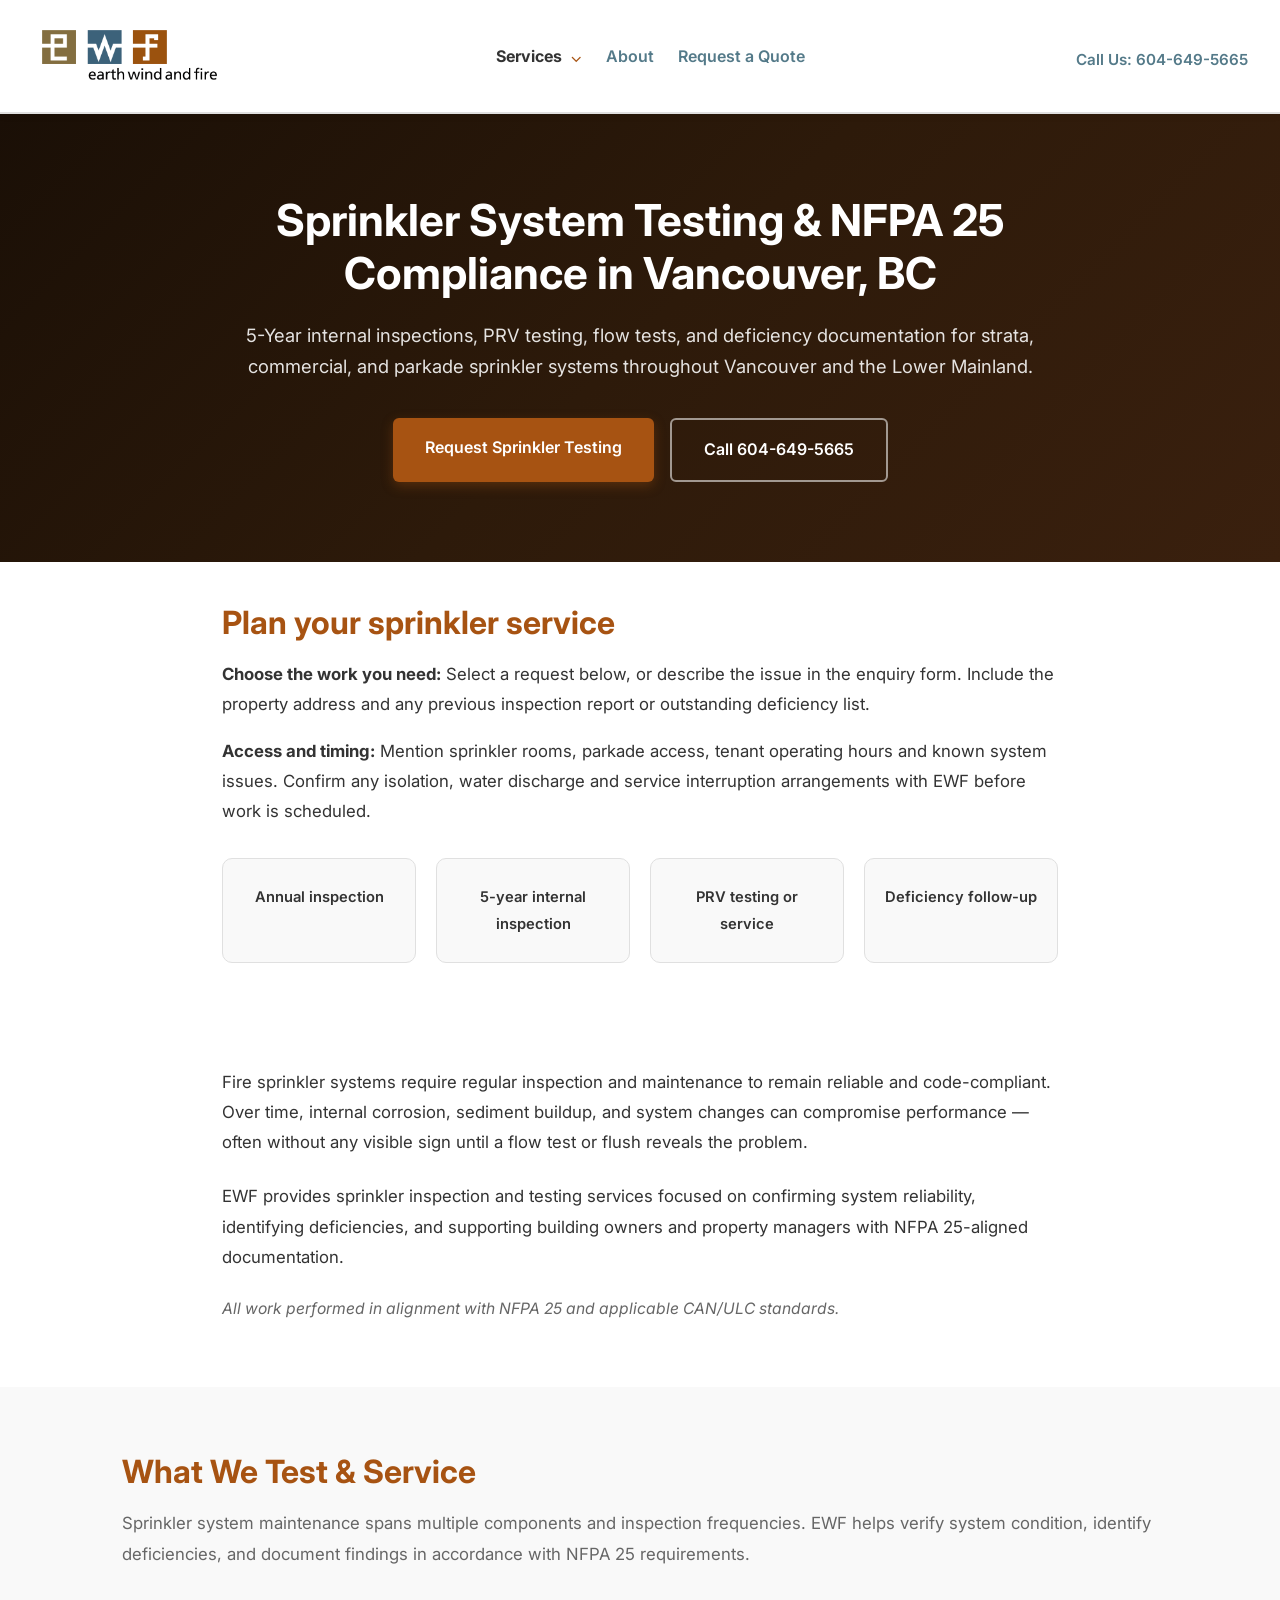
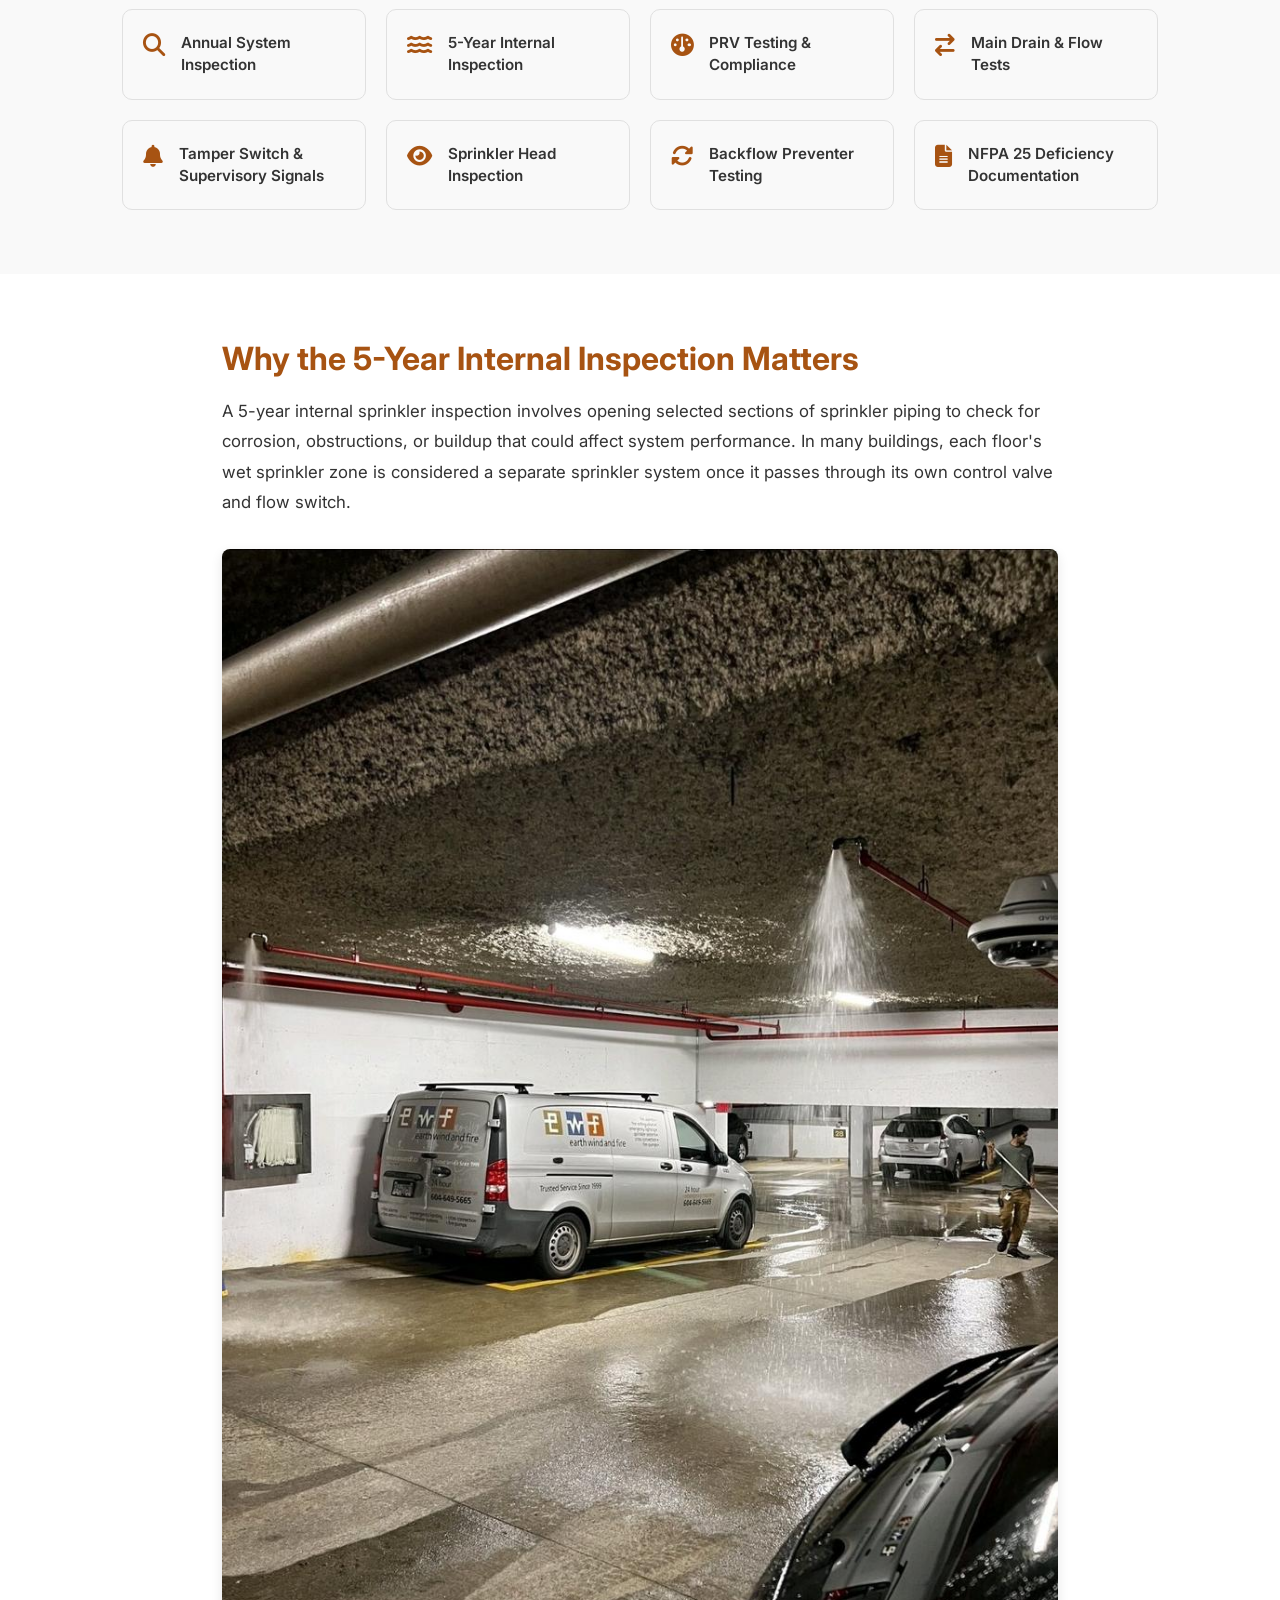
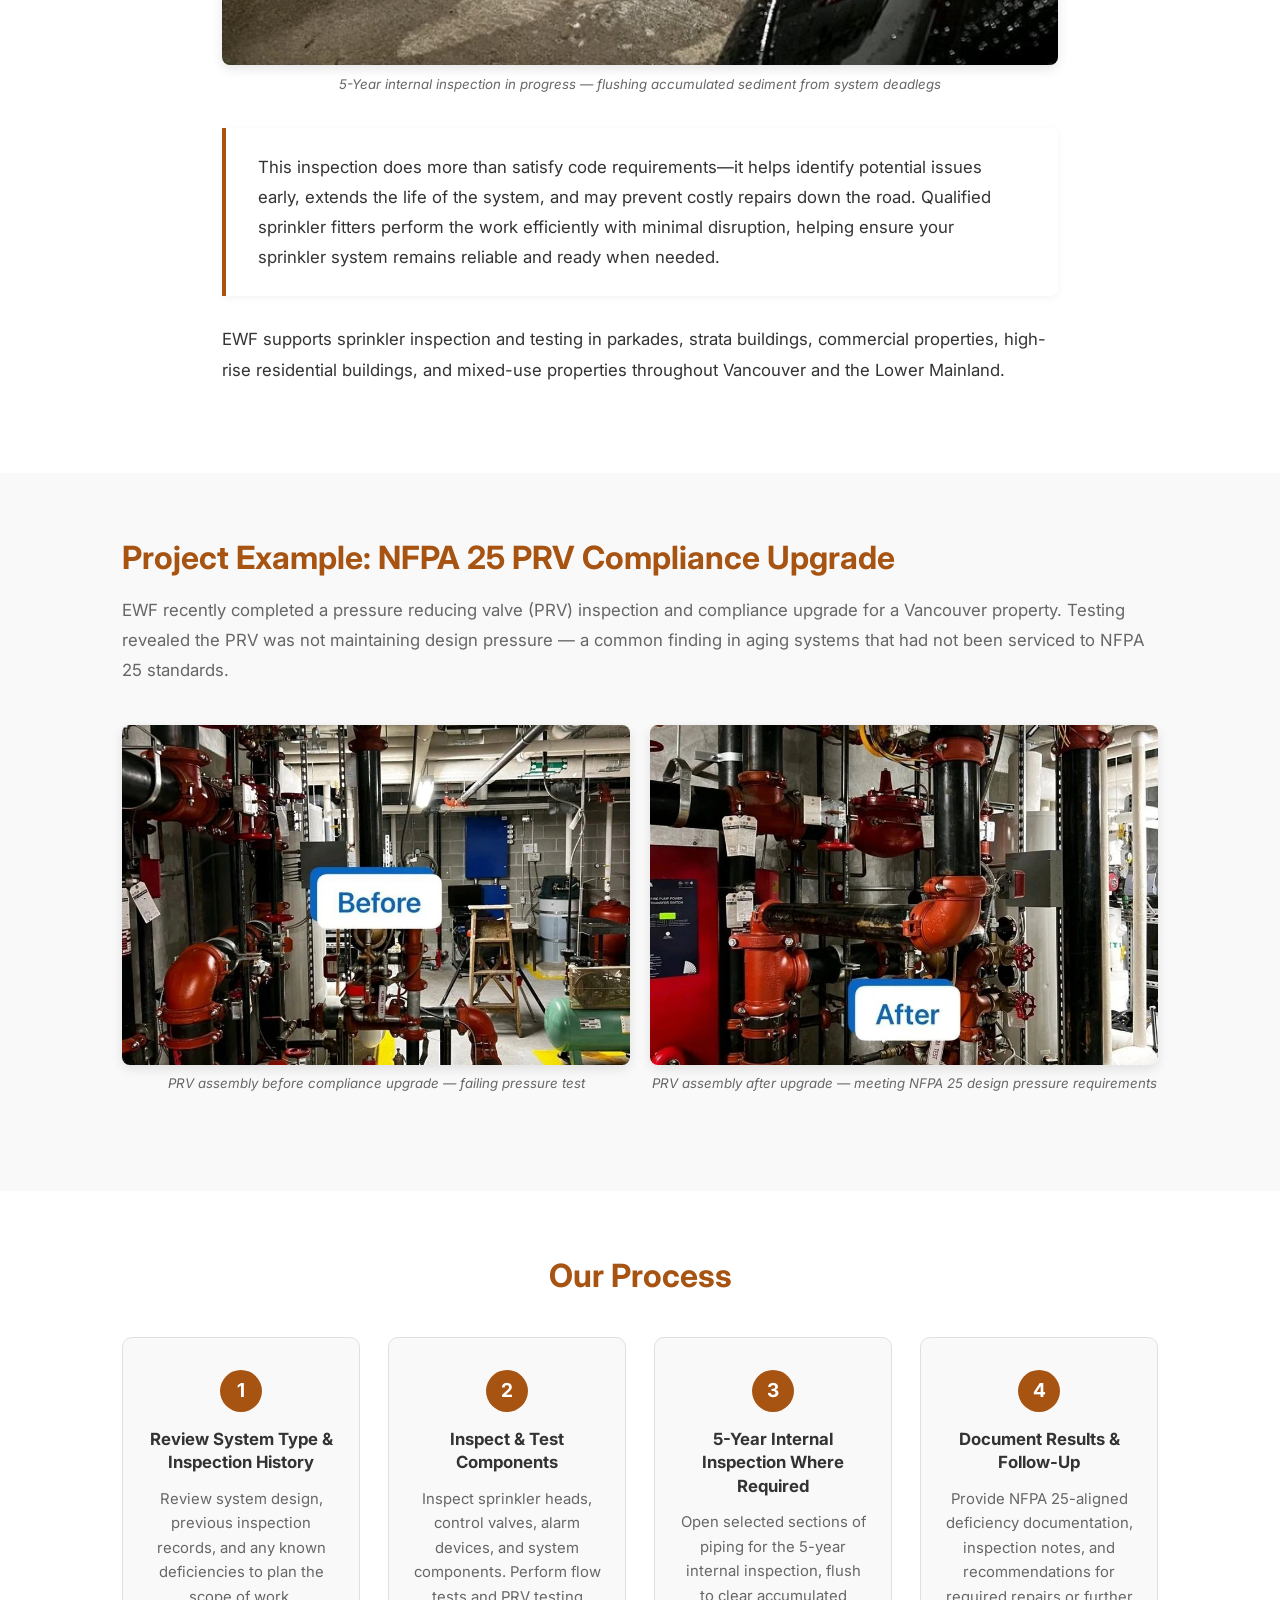
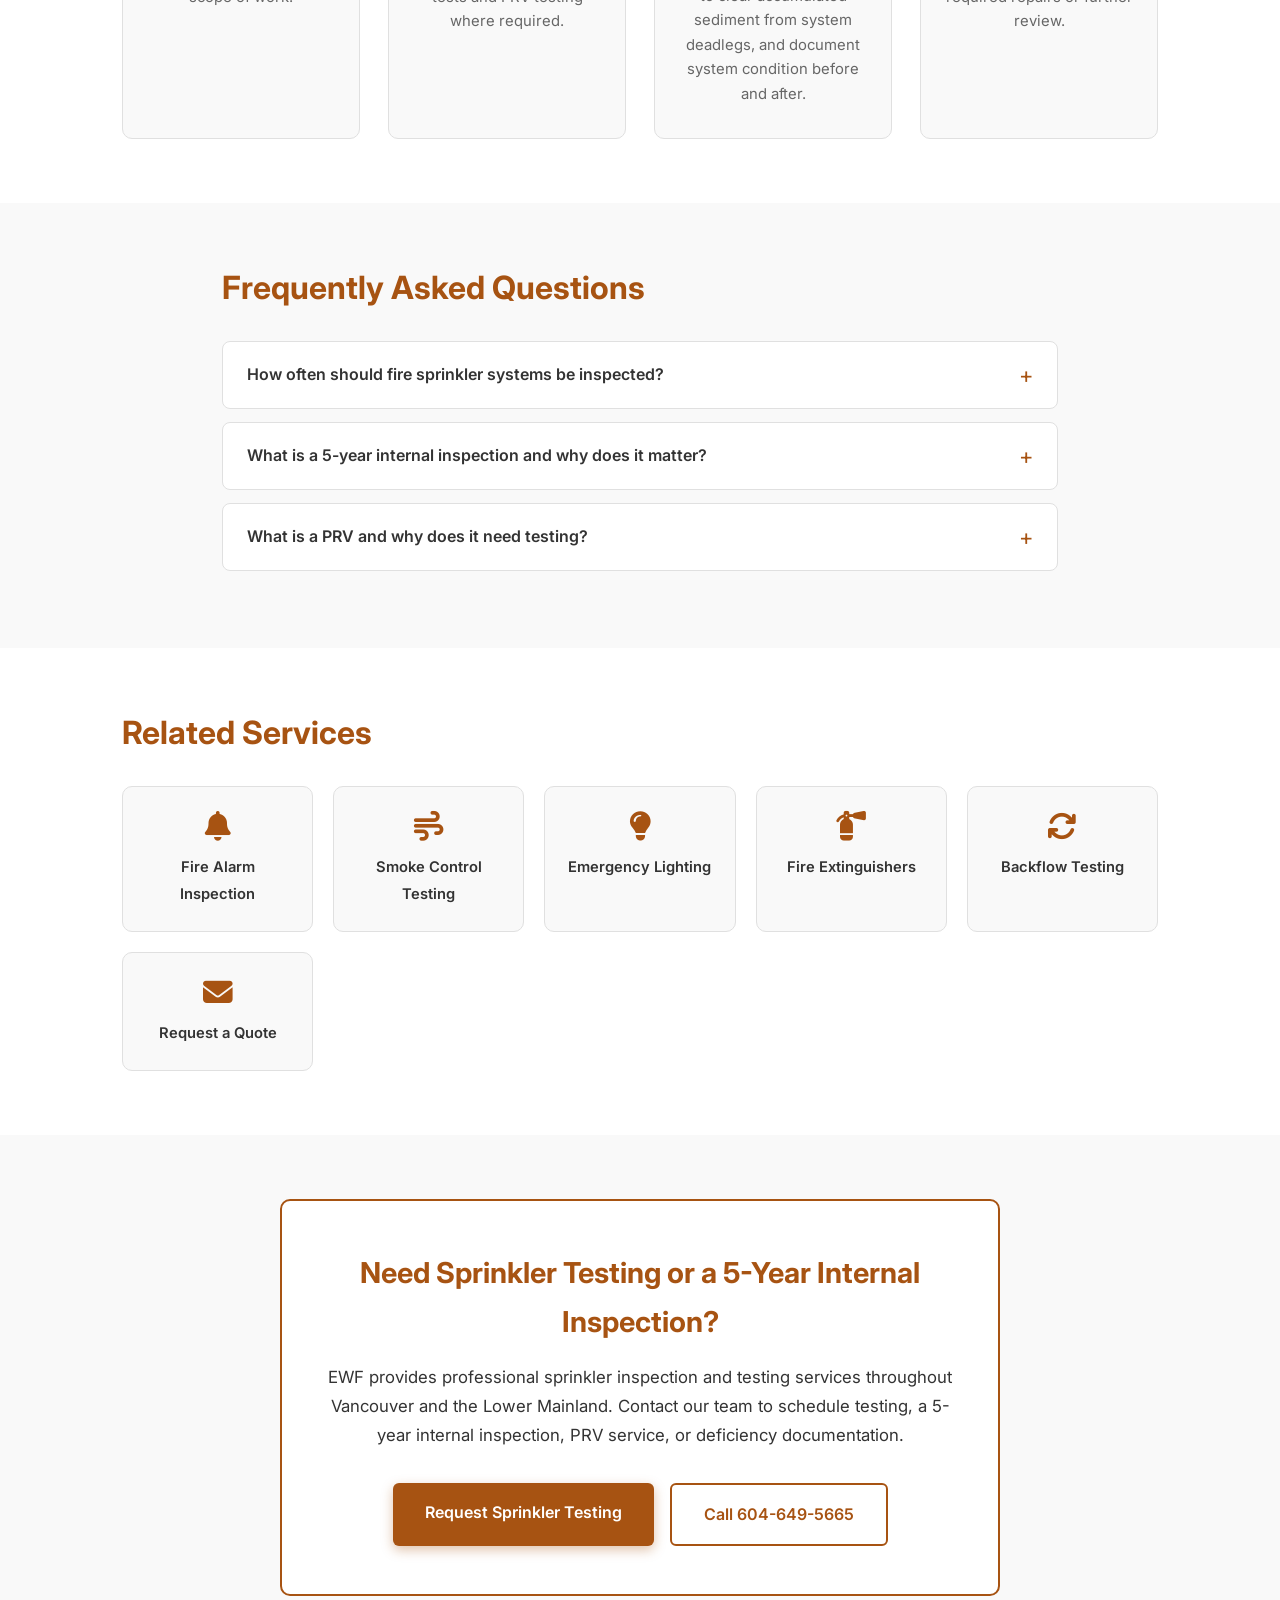
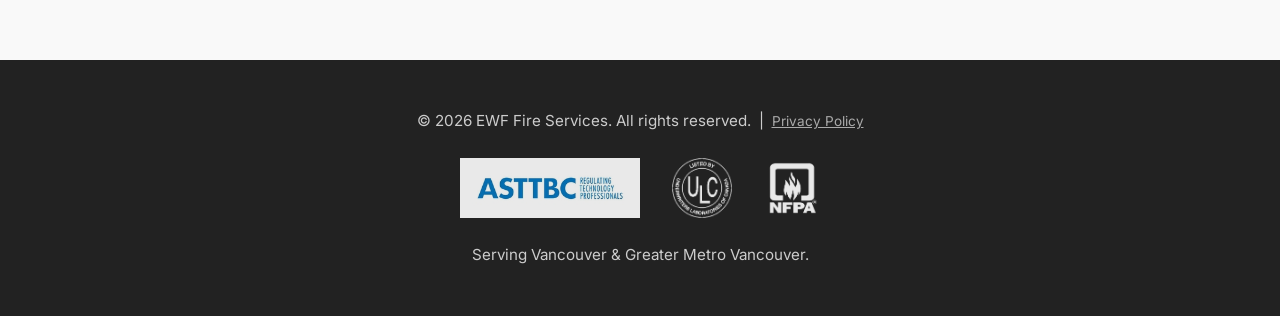
<file: sprinkler-systems.html>
<!DOCTYPE html>
<html lang="en">
<head>
  <meta charset="UTF-8" />
  <meta name="viewport" content="width=device-width, initial-scale=1.0" />
  <meta name="description" content="Sprinkler system testing and NFPA 25 compliance in Vancouver, BC. EWF provides 5-year internal inspections, PRV testing, and deficiency documentation for strata, commercial, and parkade properties." />
  <title>Sprinkler System Testing & NFPA 25 Compliance in Vancouver, BC | EWF Fire Services</title>
  <link rel="canonical" href="https://ewfservices.ca/sprinkler-systems" />
  <meta property="og:type" content="website" />
  <meta property="og:site_name" content="EWF Fire Services" />
  <meta property="og:title" content="Sprinkler System Testing & NFPA 25 Compliance in Vancouver, BC | EWF Fire Services" />
  <meta property="og:description" content="Sprinkler system testing and NFPA 25 compliance in Vancouver, BC. EWF provides 5-year internal inspections, PRV testing, and deficiency documentation for strata, commercial, and parkade properties." />
  <meta property="og:url" content="https://ewfservices.ca/sprinkler-systems" />
  <meta property="og:image" content="https://ewfservices.ca/sprinkler-flushing.jpg" />
  <meta name="twitter:card" content="summary_large_image" />
  <meta name="twitter:title" content="Sprinkler System Testing & NFPA 25 Compliance in Vancouver, BC | EWF Fire Services" />
  <meta name="twitter:description" content="Sprinkler system testing and NFPA 25 compliance in Vancouver, BC. EWF provides 5-year internal inspections, PRV testing, and deficiency documentation for strata, commercial, and parkade properties." />
  <meta name="twitter:image" content="https://ewfservices.ca/sprinkler-flushing.jpg" />
  <link rel="icon" type="image/x-icon" href="favicon.ico" />
  <link rel="preconnect" href="https://fonts.googleapis.com">
  <link rel="preconnect" href="https://fonts.gstatic.com" crossorigin>
  <link href="https://fonts.googleapis.com/css2?family=Inter:wght@400;600;700&display=swap" rel="stylesheet">
  <link rel="stylesheet" href="https://cdnjs.cloudflare.com/ajax/libs/font-awesome/6.4.0/css/all.min.css" integrity="sha512-iecdLmaskl7CVkqkXNQ/ZH/XLlvWZOJyj7Yy7tcenmpD1ypASozpmT/E0iPtmFIB46ZmdtAc9eNBvH0H/ZpiBw==" crossorigin="anonymous" referrerpolicy="no-referrer" />
  <link rel="stylesheet" href="/style.css" />
  <link rel="stylesheet" href="/navigation.css" />
  <script>document.documentElement.classList.add('js');</script>
  <script src="/nav.js" defer></script>
  <script src="/enquiry.js"></script>
  <script src="/canonical.js"></script>
  <script type="application/ld+json">
  {
    "@context": "https://schema.org",
    "@type": "FAQPage",
    "mainEntity": [
      {
        "@type": "Question",
        "name": "How often should fire sprinkler systems be inspected?",
        "acceptedAnswer": {
          "@type": "Answer",
          "text": "NFPA 25 requires quarterly, annual, and multi-year inspection intervals depending on the component. Annual inspections are required as a minimum for most sprinkler system elements. EWF can advise on the specific intervals that apply to your system."
        }
      },
      {
        "@type": "Question",
        "name": "What is a 5-year internal inspection and why does it matter?",
        "acceptedAnswer": {
          "@type": "Answer",
          "text": "A 5-year internal sprinkler inspection involves opening selected sections of sprinkler piping to check for corrosion, obstructions, or buildup that could affect system performance. In many buildings, each floor's wet sprinkler zone is considered a separate sprinkler system once it passes through its own control valve and flow switch. The inspection does more than satisfy code requirements — it helps identify potential issues early, extends the life of the system, and may prevent costly repairs down the road."
        }
      },
      {
        "@type": "Question",
        "name": "What is a PRV and why does it need testing?",
        "acceptedAnswer": {
          "@type": "Answer",
          "text": "A pressure reducing valve (PRV) controls the water pressure delivered to the sprinkler system. NFPA 25 requires PRVs to be tested to confirm they maintain design pressure. A failed PRV can result in either insufficient pressure or pressure that exceeds system design limits — both of which compromise fire suppression performance."
        }
      }
    ]
  }
  </script>
  <!-- Google tag (gtag.js) -->
  <script async src="https://www.googletagmanager.com/gtag/js?id=G-9ZJPP9CTGQ"></script>
  <script>
    window.dataLayer = window.dataLayer || [];
    function gtag(){dataLayer.push(arguments);}
    gtag('js', new Date());
    gtag('config', 'G-9ZJPP9CTGQ', window.ewfAnalyticsPage || {});
  </script>
</head>
<body>
  <a class="skip-link" href="#main">Skip to content</a>

  <header>
    <a href="/"><img src="logo.png" alt="EWF Fire Services" class="logo" /></a>
    <nav id="primary-nav" aria-label="Primary navigation">
      <details class="service-menu">
          <summary>Services</summary>
          <div class="service-menu-links">
            <a href="/fire-alarm-systems">Fire Alarm</a>
            <a href="/sprinkler-systems" aria-current="page">Sprinklers</a>
            <a href="/smoke-control-systems">Smoke Control</a>
            <a href="/emergency-lighting">Emergency Lighting</a>
            <a href="/fire-extinguishers">Fire Extinguishers</a>
            <a href="/backflow-testing">Backflow Testing</a>
            <a href="/#services">All Services</a>
          </div>
        </details>
      <a href="/#why-ewf">About</a>
      <a href="/?service=sprinkler#contact">Request a Quote</a>
      <a href="tel:6046495665" class="nav-call">Call 604-649-5665</a>
    </nav>
    <div class="phone-number"><a href="tel:6046495665">Call Us: 604-649-5665</a></div>
    <button class="menu-toggle" type="button" aria-expanded="false" aria-controls="primary-nav" aria-label="Open menu">
      <svg class="icon-open" viewBox="0 0 24 24" width="22" height="22" aria-hidden="true"><path d="M3 6h18M3 12h18M3 18h18" stroke="currentColor" stroke-width="2" stroke-linecap="round"/></svg>
      <svg class="icon-close" viewBox="0 0 24 24" width="22" height="22" aria-hidden="true"><path d="M6 6l12 12M18 6L6 18" stroke="currentColor" stroke-width="2" stroke-linecap="round"/></svg>
    </button>
  </header>

  <main id="main" tabindex="-1">

  <!-- Hero -->
  <section class="page-hero">
    <div class="page-hero-content">
      <h1>Sprinkler System Testing &amp; NFPA 25 Compliance in Vancouver, BC</h1>
      <p>5-Year internal inspections, PRV testing, flow tests, and deficiency documentation for strata, commercial, and parkade sprinkler systems throughout Vancouver and the Lower Mainland.</p>
      <div class="hero-cta-group">
        <a href="/?service=sprinkler#contact" class="cta-button">Request Sprinkler Testing</a>
        <a href="tel:6046495665" class="cta-button-outline">Call 604-649-5665</a>
      </div>
    </div>
  </section>

  <!-- Property planning -->
  <section class="bg-white service-planning">
    <div class="section-narrow">
      <h2 class="section-title">Plan your sprinkler service</h2>
      <p class="body-text"><strong>Choose the work you need:</strong> Select a request below, or describe the issue in the enquiry form. Include the property address and any previous inspection report or outstanding deficiency list.</p>
      <p class="body-text"><strong>Access and timing:</strong> Mention sprinkler rooms, parkade access, tenant operating hours and known system issues. Confirm any isolation, water discharge and service interruption arrangements with EWF before work is scheduled.</p>
      <div class="related-grid" aria-label="Sprinkler service requests">
        <a href="/?service=sprinkler&amp;request=annual-inspection#contact" class="related-card"><span>Annual inspection</span></a>
        <a href="/?service=sprinkler&amp;request=five-year-inspection#contact" class="related-card"><span>5-year internal inspection</span></a>
        <a href="/?service=sprinkler&amp;request=prv-service#contact" class="related-card"><span>PRV testing or service</span></a>
        <a href="/?service=sprinkler&amp;request=deficiency-follow-up#contact" class="related-card"><span>Deficiency follow-up</span></a>
      </div>
    </div>
  </section>

  <!-- Intro -->
  <section class="bg-white">
    <div class="section-narrow">
      <p class="body-text">Fire sprinkler systems require regular inspection and maintenance to remain reliable and code-compliant. Over time, internal corrosion, sediment buildup, and system changes can compromise performance — often without any visible sign until a flow test or flush reveals the problem.</p>
      <p class="body-text">EWF provides sprinkler inspection and testing services focused on confirming system reliability, identifying deficiencies, and supporting building owners and property managers with NFPA 25-aligned documentation.</p>
      <p class="standards-line">All work performed in alignment with NFPA 25 and applicable CAN/ULC standards.</p>
    </div>
  </section>

  <!-- What We Test -->
  <section class="bg-light">
    <div class="section-wide">
      <h2 class="section-title">What We Test &amp; Service</h2>
      <p class="section-lead">Sprinkler system maintenance spans multiple components and inspection frequencies. EWF helps verify system condition, identify deficiencies, and document findings in accordance with NFPA 25 requirements.</p>
      <div class="test-items-grid">
        <div class="test-card">
          <i class="fa-solid fa-magnifying-glass"></i>
          <span>Annual System Inspection</span>
        </div>
        <div class="test-card">
          <i class="fa-solid fa-water"></i>
          <span>5-Year Internal Inspection</span>
        </div>
        <div class="test-card">
          <i class="fa-solid fa-gauge"></i>
          <span>PRV Testing &amp; Compliance</span>
        </div>
        <div class="test-card">
          <i class="fa-solid fa-arrow-right-arrow-left"></i>
          <span>Main Drain &amp; Flow Tests</span>
        </div>
        <div class="test-card">
          <i class="fa-solid fa-bell"></i>
          <span>Tamper Switch &amp; Supervisory Signals</span>
        </div>
        <div class="test-card">
          <i class="fa-solid fa-eye"></i>
          <span>Sprinkler Head Inspection</span>
        </div>
        <div class="test-card">
          <i class="fa-solid fa-rotate"></i>
          <span>Backflow Preventer Testing</span>
        </div>
        <div class="test-card">
          <i class="fa-solid fa-file-lines"></i>
          <span>NFPA 25 Deficiency Documentation</span>
        </div>
      </div>
    </div>
  </section>

  <!-- Why It Matters -->
  <section class="bg-white">
    <div class="section-narrow">
      <h2 class="section-title">Why the 5-Year Internal Inspection Matters</h2>
      <p class="body-text">A 5-year internal sprinkler inspection involves opening selected sections of sprinkler piping to check for corrosion, obstructions, or buildup that could affect system performance. In many buildings, each floor's wet sprinkler zone is considered a separate sprinkler system once it passes through its own control valve and flow switch.</p>
      <img src="/sprinkler-flushing.jpg" alt="Fire sprinkler system flushing in an active parkade" class="article-image" width="899" height="1200" loading="lazy" />
      <p class="photo-caption" style="text-align:center; margin-top: -1.5rem; margin-bottom: 2rem;">5-Year internal inspection in progress — flushing accumulated sediment from system deadlegs</p>
      <div class="highlight-box">
        <p>This inspection does more than satisfy code requirements—it helps identify potential issues early, extends the life of the system, and may prevent costly repairs down the road. Qualified sprinkler fitters perform the work efficiently with minimal disruption, helping ensure your sprinkler system remains reliable and ready when needed.</p>
      </div>
      <p class="body-text">EWF supports sprinkler inspection and testing in parkades, strata buildings, commercial properties, high-rise residential buildings, and mixed-use properties throughout Vancouver and the Lower Mainland.</p>
    </div>
  </section>

  <!-- Project Example: PRV -->
  <section class="bg-light">
    <div class="section-wide">
      <h2 class="section-title">Project Example: NFPA 25 PRV Compliance Upgrade</h2>
      <p class="section-lead">EWF recently completed a pressure reducing valve (PRV) inspection and compliance upgrade for a Vancouver property. Testing revealed the PRV was not maintaining design pressure — a common finding in aging systems that had not been serviced to NFPA 25 standards.</p>
      <div class="photo-grid photo-grid-tall">
        <div>
          <img src="/prv-before.webp" alt="Fire sprinkler PRV system before NFPA 25 compliance upgrade" loading="lazy" />
          <p class="photo-caption">PRV assembly before compliance upgrade — failing pressure test</p>
        </div>
        <div>
          <img src="/prv-after.webp" alt="Fire sprinkler PRV system after NFPA 25 compliance upgrade" loading="lazy" />
          <p class="photo-caption">PRV assembly after upgrade — meeting NFPA 25 design pressure requirements</p>
        </div>
      </div>
    </div>
  </section>

  <!-- Our Process -->
  <section class="bg-white">
    <div class="section-wide">
      <h2 class="section-title section-title-center">Our Process</h2>
      <div class="process-steps">
        <div class="process-step">
          <div class="step-number">1</div>
          <h3>Review System Type &amp; Inspection History</h3>
          <p>Review system design, previous inspection records, and any known deficiencies to plan the scope of work.</p>
        </div>
        <div class="process-step">
          <div class="step-number">2</div>
          <h3>Inspect &amp; Test Components</h3>
          <p>Inspect sprinkler heads, control valves, alarm devices, and system components. Perform flow tests and PRV testing where required.</p>
        </div>
        <div class="process-step">
          <div class="step-number">3</div>
          <h3>5-Year Internal Inspection Where Required</h3>
          <p>Open selected sections of piping for the 5-year internal inspection, flush to clear accumulated sediment from system deadlegs, and document system condition before and after.</p>
        </div>
        <div class="process-step">
          <div class="step-number">4</div>
          <h3>Document Results &amp; Follow-Up</h3>
          <p>Provide NFPA 25-aligned deficiency documentation, inspection notes, and recommendations for required repairs or further review.</p>
        </div>
      </div>
    </div>
  </section>

  <!-- FAQ -->
  <section class="bg-light">
    <div class="section-narrow">
      <h2 class="section-title">Frequently Asked Questions</h2>
      <div class="faq-list">
        <details>
          <summary>How often should fire sprinkler systems be inspected?</summary>
          <div class="faq-answer">NFPA 25 requires quarterly, annual, and multi-year inspection intervals depending on the component. Annual inspections are required as a minimum for most sprinkler system elements. EWF can advise on the specific intervals that apply to your system.</div>
        </details>
        <details>
          <summary>What is a 5-year internal inspection and why does it matter?</summary>
          <div class="faq-answer">A 5-year internal sprinkler inspection involves opening selected sections of sprinkler piping to check for corrosion, obstructions, or buildup that could affect system performance. In many buildings, each floor's wet sprinkler zone is considered a separate sprinkler system once it passes through its own control valve and flow switch. The inspection does more than satisfy code requirements — it helps identify potential issues early, extends the life of the system, and may prevent costly repairs down the road.</div>
        </details>
        <details>
          <summary>What is a PRV and why does it need testing?</summary>
          <div class="faq-answer">A pressure reducing valve (PRV) controls the water pressure delivered to the sprinkler system. NFPA 25 requires PRVs to be tested to confirm they maintain design pressure. A failed PRV can result in either insufficient pressure or pressure that exceeds system design limits — both of which compromise fire suppression performance.</div>
        </details>
      </div>
    </div>
  </section>

  <!-- Related Services -->
  <section class="bg-white">
    <div class="section-wide">
      <h2 class="section-title">Related Services</h2>
      <div class="related-grid">
        <a href="/fire-alarm-systems" class="related-card">
          <i class="fa-solid fa-bell"></i>
          <span>Fire Alarm Inspection</span>
        </a>
        <a href="/smoke-control-systems" class="related-card">
          <i class="fa-solid fa-wind"></i>
          <span>Smoke Control Testing</span>
        </a>
        <a href="/emergency-lighting" class="related-card">
          <i class="fa-solid fa-lightbulb"></i>
          <span>Emergency Lighting</span>
        </a>
        <a href="/fire-extinguishers" class="related-card">
          <i class="fa-solid fa-fire-extinguisher"></i>
          <span>Fire Extinguishers</span>
        </a>
        <a href="/backflow-testing" class="related-card">
          <i class="fa-solid fa-arrows-rotate"></i>
          <span>Backflow Testing</span>
        </a>
        <a href="/?service=sprinkler#contact" class="related-card">
          <i class="fa-solid fa-envelope"></i>
          <span>Request a Quote</span>
        </a>
      </div>
    </div>
  </section>

  <!-- Final CTA -->
  <section class="final-cta-section">
    <div class="cta-box">
      <h2>Need Sprinkler Testing or a 5-Year Internal Inspection?</h2>
      <p>EWF provides professional sprinkler inspection and testing services throughout Vancouver and the Lower Mainland. Contact our team to schedule testing, a 5-year internal inspection, PRV service, or deficiency documentation.</p>
      <div class="cta-group">
        <a href="/?service=sprinkler#contact" class="cta-button">Request Sprinkler Testing</a>
        <a href="tel:6046495665" class="cta-button-secondary">Call 604-649-5665</a>
      </div>
    </div>
  </section>

  </main>

  <footer>
    <p>&copy; 2026 EWF Fire Services. All rights reserved. &nbsp;|&nbsp; <a href="/privacy-policy" style="color: #aaa; font-size: 0.85rem;">Privacy Policy</a></p>
    <div class="footer-logos">
      <img src="/assets/certifications/asttbc-logo.png" alt="ASTTBC Certified Technicians" class="asttbc-logo" />
      <img src="/assets/certifications/ulc-logo.png" alt="ULC Compliance" class="ulc-logo" />
      <img src="/assets/certifications/nfpa-logo.png" alt="NFPA Standards" class="nfpa-logo" />
    </div>
    <p>Serving Vancouver &amp; Greater Metro Vancouver.</p>
  </footer>

  <div class="mobile-action-bar" aria-label="Quick contact actions">
    <a href="tel:6046495665">Call EWF</a>
    <a href="/?service=sprinkler#contact">Request Quote</a>
  </div>
</body>
</html>
</file>
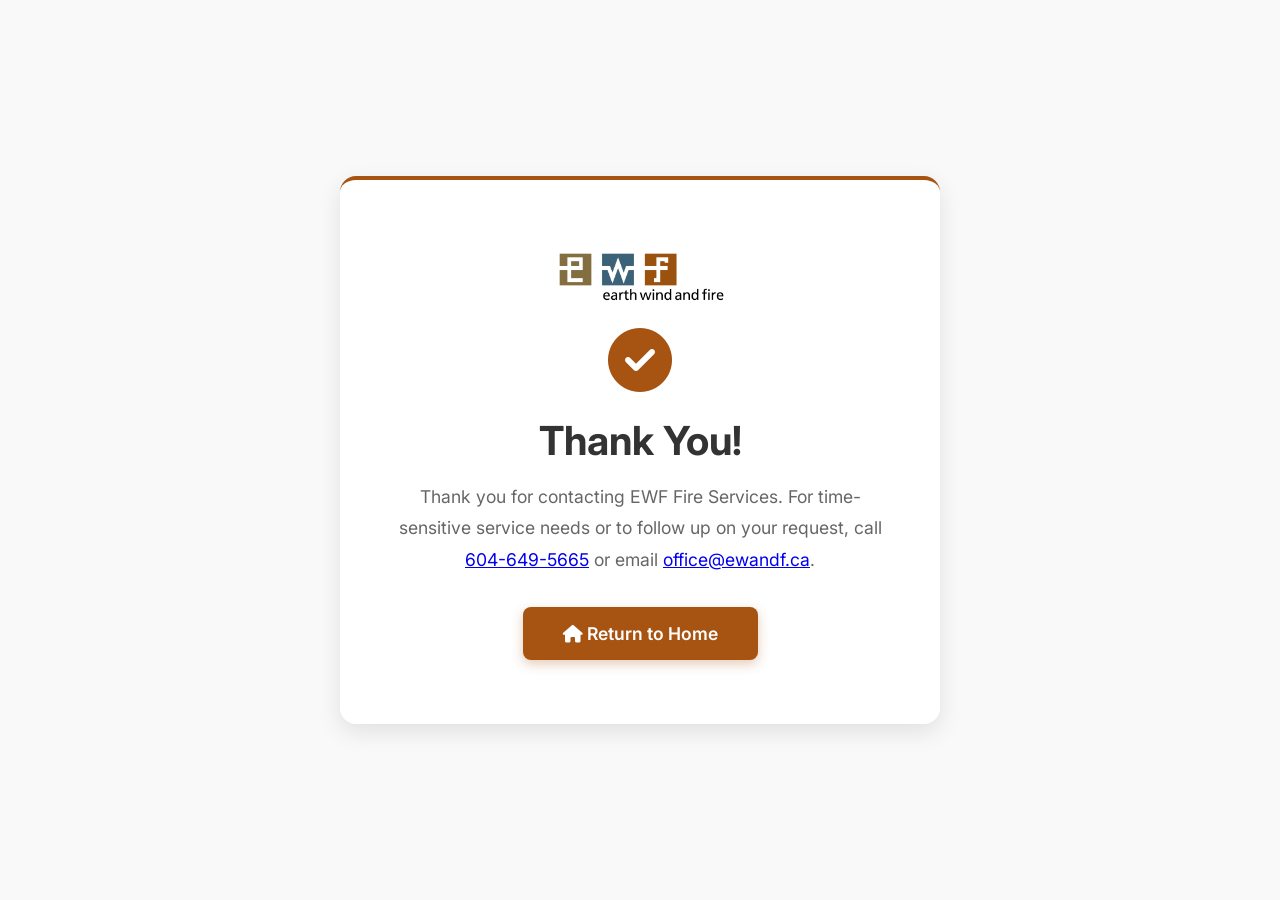
<file: thank-you.html>
<!DOCTYPE html>
<html lang="en">
<head>
  <meta charset="UTF-8" />
  <meta name="viewport" content="width=device-width, initial-scale=1.0" />
  <meta name="robots" content="noindex, nofollow" />
  <meta name="description" content="Thank you for contacting EWF Fire Services" />
  <title>Thank You - EWF Fire Services</title>
  <link rel="icon" type="image/x-icon" href="favicon.ico" />
  <link rel="preconnect" href="https://fonts.googleapis.com">
  <link rel="preconnect" href="https://fonts.gstatic.com" crossorigin>
  <link href="https://fonts.googleapis.com/css2?family=Inter:wght@400;600;700&display=swap" rel="stylesheet">
  <link rel="stylesheet" href="https://cdnjs.cloudflare.com/ajax/libs/font-awesome/6.4.0/css/all.min.css" integrity="sha512-iecdLmaskl7CVkqkXNQ/ZH/XLlvWZOJyj7Yy7tcenmpD1ypASozpmT/E0iPtmFIB46ZmdtAc9eNBvH0H/ZpiBw==" crossorigin="anonymous" referrerpolicy="no-referrer" />
  <style>
    :root { 
      --earth: #857347; 
      --wind: #547a89; 
      --fire: #a75312; 
      --light-bg: #f9f9f9;
      --white: #ffffff;
      --text-dark: #333;
    }
    
    * { 
      margin: 0; 
      padding: 0; 
      box-sizing: border-box; 
    }
    
    body { 
      font-family: 'Inter', -apple-system, BlinkMacSystemFont, 'Segoe UI', Arial, sans-serif; 
      background: var(--light-bg); 
      color: var(--text-dark); 
      display: flex;
      flex-direction: column;
      min-height: 100vh;
      justify-content: center;
      align-items: center;
      padding: 2rem;
    }
    
    .skip-link { position: absolute; left: -9999px; top: 0; z-index: 9999; background: #252a2d; color: #fff; padding: .75rem 1rem; }
    .skip-link:focus { left: 1rem; top: 1rem; }

    .thank-you-container {
      background: var(--white);
      padding: 4rem 3rem;
      border-radius: 16px;
      box-shadow: 0 8px 24px rgba(0,0,0,0.1);
      text-align: center;
      max-width: 600px;
      border-top: 4px solid var(--fire);
    }
    
    .thank-you-container > .status-icon {
      font-size: 4rem;
      color: var(--fire);
      margin-bottom: 1.5rem;
    }
    
    .thank-you-container h1 {
      font-size: 2.5rem;
      color: var(--text-dark);
      margin-bottom: 1rem;
      font-weight: 700;
    }
    
    .thank-you-container p {
      font-size: 1.1rem;
      color: #666;
      line-height: 1.8;
      margin-bottom: 2rem;
    }
    
    .btn-home {
      display: inline-block;
      padding: 1rem 2.5rem;
      background: var(--fire);
      color: var(--white);
      text-decoration: none;
      border-radius: 8px;
      font-weight: 600;
      font-size: 1.1rem;
      transition: all 0.3s ease;
      box-shadow: 0 4px 12px rgba(167, 83, 18, 0.3);
    }
    
    .btn-home:hover {
      background: #8b4410;
      transform: translateY(-2px);
      box-shadow: 0 6px 16px rgba(167, 83, 18, 0.4);
    }
    
    @media (max-width: 768px) {
      .thank-you-container {
        padding: 3rem 2rem;
      }
      
      .thank-you-container h1 {
        font-size: 2rem;
      }
      
      .thank-you-container > .status-icon {
        font-size: 3rem;
      }
    }
  </style>
  <script src="/enquiry.js"></script>
  <script src="/canonical.js"></script>
  <!-- Google tag (gtag.js) -->
  <script async src="https://www.googletagmanager.com/gtag/js?id=G-9ZJPP9CTGQ"></script>
  <script>
    window.dataLayer = window.dataLayer || [];
    function gtag(){dataLayer.push(arguments);}
    gtag('js', new Date());
    gtag('config', 'G-9ZJPP9CTGQ', window.ewfAnalyticsPage || {});
  </script>
</head>
<body>
  <a class="skip-link" href="#main">Skip to content</a>
  <main id="main" tabindex="-1" class="thank-you-container">
    <img src="/logo.png" alt="EWF Fire Services" style="width:180px;max-width:100%;height:auto;margin:0 auto 1.5rem;display:block" />
    <i class="fas fa-check-circle status-icon" aria-hidden="true"></i>
    <h1>Thank You!</h1>
    <p>Thank you for contacting EWF Fire Services. For time-sensitive service needs or to follow up on your request, call <a href="tel:6046495665">604-649-5665</a> or email <a href="mailto:office@ewandf.ca">office@ewandf.ca</a>.</p>
    <a href="/" class="btn-home"><i class="fas fa-home"></i> Return to Home</a>
  </main>
</body>
</html>
</file>
<file: navigation.css>
/* Shared, keyboard-accessible navigation and contact actions. */
[hidden] { display: none !important; }
.skip-link {
  position: absolute; left: -9999px; top: 0; z-index: 9999;
  padding: .75rem 1rem; background: #182024; color: #fff;
}
.skip-link:focus { left: 1rem; top: 1rem; }
a:focus-visible, button:focus-visible, summary:focus-visible {
  outline: 3px solid #547a89;
  outline-offset: 4px;
}
.menu-toggle .icon-close,
.menu-toggle[aria-expanded="true"] .icon-open { display: none; }
.menu-toggle[aria-expanded="true"] .icon-close { display: block; }
.service-menu {
  position: relative; margin: 0; padding: 0; border: 0;
  border-radius: 0; overflow: visible; background: transparent;
}
.service-menu > summary {
  display: flex; align-items: center; gap: .5rem;
  padding: .5rem 0; min-height: 44px; color: inherit;
  font: inherit; font-weight: 700; line-height: inherit;
  cursor: pointer; list-style: none;
}
.service-menu > summary::-webkit-details-marker { display: none; }
.service-menu > summary::after { content: '⌄'; font-size: 1em; margin: 0; }
.service-menu[open] > summary::after { content: '⌃'; transform: none; }
.service-menu-links {
  position: absolute; top: 100%; left: 0; min-width: 260px; padding: .5rem;
  background: #fff; border: 1px solid #e0e0e0; border-radius: 10px;
  box-shadow: 0 12px 30px rgba(0,0,0,.12);
}
.service-menu-links a { display: block; padding: .7rem .8rem; border-radius: 6px; }
.service-menu-links a:hover, .service-menu-links a:focus-visible { background: #f5f6f6; }
.service-menu-links a[aria-current="page"] { color: #a75312; background: #f8ede6; }
.phone-number a { text-decoration: none; color: inherit; }
.contact-grid > *, .field { min-width: 0; }
input, select, textarea { min-width: 0; max-width: 100%; }
.form-intro { margin-bottom: 1.25rem; color: #59656b; font-size: .9rem; }
.form-warning {
  margin: 1rem 0; padding: 1rem; border: 2px solid #a75312;
  border-radius: 6px; background: #fff7ec; color: #542b0b;
  scroll-margin-top: 100px;
}
#enquiry-form .submit-btn[aria-disabled="true"] { background: #59656b; cursor: wait; }
#enquiry-retry {
  padding: .5rem .75rem; min-height: 44px; background: white; color: #182024;
  border: 1px solid currentColor; border-radius: 6px; cursor: pointer;
}
.service-planning .section-narrow { padding-top: 2.5rem; padding-bottom: 2.5rem; }
.service-planning .body-text { margin-bottom: 1rem; }
.mobile-action-bar { display: none; }

@media (max-width: 1100px) {
  header { flex-wrap: nowrap; padding: .75rem 1rem; }
  header:has(.nav-shell) { padding: 0; }
  header img.logo { height: 52px; }
  .phone-number { display: none; }
  .nav-actions .nav-cta { display: none; }
  .menu-toggle { display: inline-grid; place-items: center; flex-shrink: 0; }
  #primary-nav {
    position: absolute; inset: calc(100% + .5rem) 1rem auto;
    display: flex; flex-direction: column; align-items: stretch; gap: .25rem;
    max-height: calc(100dvh - 180px); overflow-y: auto;
    background: #fff; border: 1px solid #e0e0e0; border-radius: 10px;
    box-shadow: 0 12px 30px rgba(0,0,0,.12); padding: .75rem;
    opacity: 1; transform: none; pointer-events: auto; visibility: visible;
  }
  .nav-ready #primary-nav:not(.open) { display: none; }
  #primary-nav a, .service-menu > summary { min-height: 44px; padding: .75rem; border-radius: 6px; }
  .service-menu-links { position: static; min-width: 0; padding: 0 0 0 .5rem; border: 0; border-left: 2px solid #e0e0e0; border-radius: 0; box-shadow: none; }
  .nav-call { display: block; color: #a75312; }
  html:not(.nav-ready) header, html:not(.nav-ready) .nav-shell { flex-wrap: wrap; height: auto; }
  html:not(.nav-ready) header { position: static; }
  html:not(.nav-ready) #primary-nav { position: static; width: 100%; max-height: none; margin: .75rem 0; }
  html:not(.nav-ready) .menu-toggle { display: none; }
  html:not(.nav-ready) .nav-actions { margin: 0 0 .75rem; }
}

@media (max-width: 640px) {
  body { padding-bottom: calc(58px + env(safe-area-inset-bottom, 0px)); }
  html { scroll-padding-bottom: 90px; }
  input, select, textarea { font-size: 16px; }
  #enquiry-form { padding: 1.25rem; }
  .mobile-action-bar {
    position: fixed; inset: auto 0 0; z-index: 1100;
    display: grid; grid-template-columns: 1fr 1fr; gap: 1px;
    background: #d8dcde; border-top: 1px solid #d8dcde;
    padding-bottom: env(safe-area-inset-bottom, 0px);
  }
  .mobile-action-bar a {
    display: flex; align-items: center; justify-content: center; gap: .45rem;
    min-height: 58px; padding: .5rem; text-decoration: none;
    font-weight: 700; background: #fff; color: #182024;
  }
  .mobile-action-bar a:last-child { background: #a75312; color: #fff; }
}

@media (prefers-reduced-motion: reduce) {
  html { scroll-behavior: auto; }
  *, *::before, *::after { transition: none !important; }
}
</file>
<file: style.css>
/* ===================================================
   EWF Fire Services — Shared Service Page Stylesheet
   =================================================== */

:root {
  --earth: #857347;
  --wind: #547a89;
  --fire: #a75312;
  --light-bg: #f9f9f9;
  --white: #ffffff;
  --text-dark: #333;
  --text-light: #666;
  --border-color: #e0e0e0;
}

* { margin: 0; padding: 0; box-sizing: border-box; }
html { scroll-behavior: smooth; scroll-padding-top: 110px; }
body {
  font-family: 'Inter', -apple-system, BlinkMacSystemFont, 'Segoe UI', Arial, sans-serif;
  background: var(--light-bg);
  color: var(--text-dark);
  line-height: 1.7;
}

/* ─── Header ─── */
header {
  background: var(--white);
  border-bottom: 2px solid var(--border-color);
  padding: 1.25rem 2rem;
  display: flex;
  justify-content: space-between;
  align-items: center;
  flex-wrap: wrap;
  box-shadow: 0 2px 8px rgba(0,0,0,0.05);
  position: sticky;
  top: 0;
  z-index: 1000;
}
header img.logo { height: 64px; width: auto; }
nav { display: flex; gap: 1.5rem; align-items: center; }
nav a {
  font-weight: 600;
  color: var(--wind);
  text-decoration: none;
  transition: color 0.3s ease;
  padding: 0.5rem 0;
}
nav a:hover { color: var(--fire); }
.phone-number { font-size: 0.95rem; color: var(--wind); font-weight: 600; margin-top: 0.5rem; }
.nav-call { display: none; }
.menu-toggle {
  display: none;
  width: 44px; height: 44px;
  border: 1px solid var(--border-color); border-radius: 8px;
  background: var(--white); color: var(--text-dark);
  cursor: pointer;
}

/* ─── Buttons ─── */
.cta-button {
  display: inline-block;
  background: var(--fire);
  color: var(--white);
  padding: 1rem 2rem;
  border-radius: 6px;
  text-decoration: none;
  font-weight: 600;
  font-size: 1rem;
  transition: all 0.3s ease;
  box-shadow: 0 4px 12px rgba(167, 83, 18, 0.35);
}
.cta-button:hover { background: #8b4410; transform: translateY(-2px); box-shadow: 0 6px 16px rgba(167, 83, 18, 0.5); }

.cta-button-outline {
  display: inline-block;
  background: transparent;
  color: var(--white);
  padding: 1rem 2rem;
  border-radius: 6px;
  text-decoration: none;
  font-weight: 600;
  font-size: 1rem;
  border: 2px solid rgba(255,255,255,0.55);
  transition: all 0.3s ease;
}
.cta-button-outline:hover { background: rgba(255,255,255,0.1); border-color: var(--white); transform: translateY(-2px); }

.cta-button-secondary {
  display: inline-block;
  background: transparent;
  color: var(--fire);
  padding: 1rem 2rem;
  border-radius: 6px;
  text-decoration: none;
  font-weight: 600;
  font-size: 1rem;
  border: 2px solid var(--fire);
  transition: all 0.3s ease;
}
.cta-button-secondary:hover { background: var(--fire); color: var(--white); transform: translateY(-2px); }

/* ─── Service Page Hero ─── */
.page-hero {
  background: linear-gradient(135deg, #1a0f06 0%, #2d1a0a 50%, #3a200e 100%);
  color: var(--white);
  padding: 5rem 2rem;
  text-align: center;
}
.page-hero-content { max-width: 820px; margin: 0 auto; }
.page-hero h1 { font-size: 2.75rem; font-weight: 700; margin-bottom: 1.25rem; line-height: 1.2; }
.page-hero p { font-size: 1.15rem; color: rgba(255,255,255,0.88); margin-bottom: 2.25rem; line-height: 1.7; }
.hero-cta-group { display: flex; gap: 1rem; justify-content: center; flex-wrap: wrap; }

/* ─── Section Layout ─── */
.section-wide   { max-width: 1100px; margin: 0 auto; padding: 4rem 2rem; }
.section-narrow { max-width: 900px;  margin: 0 auto; padding: 4rem 2rem; }
.bg-white { background: var(--white); }
.bg-light { background: var(--light-bg); }

.section-title        { font-size: 2rem; color: var(--fire); font-weight: 700; margin-bottom: 1rem; line-height: 1.3; }
.section-title-center { text-align: center; }
.section-lead  { font-size: 1.05rem; color: var(--text-light); margin-bottom: 2.5rem; line-height: 1.8; }
.body-text     { font-size: 1.05rem; line-height: 1.8; color: var(--text-dark); margin-bottom: 1.5rem; }
.standards-line { font-size: 0.98rem; color: var(--text-light); font-style: italic; margin-top: 0.5rem; }

/* ─── Highlight Box ─── */
.highlight-box {
  background: var(--white);
  border-left: 4px solid var(--fire);
  border-radius: 0 8px 8px 0;
  padding: 1.5rem 2rem;
  margin: 1.75rem 0;
  box-shadow: 0 2px 8px rgba(0,0,0,0.05);
}
.highlight-box p { font-size: 1.05rem; color: var(--text-dark); line-height: 1.8; margin: 0; }

/* ─── Service/Test Item Cards ─── */
.test-items-grid {
  display: grid;
  grid-template-columns: repeat(auto-fit, minmax(210px, 1fr));
  gap: 1.25rem;
  margin-top: 2rem;
}
.test-card {
  background: var(--light-bg);
  padding: 1.4rem 1.25rem;
  border-radius: 10px;
  border: 1px solid var(--border-color);
  transition: all 0.25s ease;
  display: flex;
  align-items: flex-start;
  gap: 1rem;
}
.test-card:hover { transform: translateY(-3px); box-shadow: 0 6px 16px rgba(0,0,0,0.08); border-color: #c8917a; }
.test-card i    { font-size: 1.4rem; color: var(--fire); flex-shrink: 0; margin-top: 2px; }
.test-card span { font-size: 0.95rem; font-weight: 600; color: var(--text-dark); line-height: 1.45; }

/* ─── Photo Grid ─── */
.photo-grid { display: grid; grid-template-columns: repeat(2, 1fr); gap: 1.25rem; margin: 2rem 0; }
.photo-grid img {
  width: 100%; height: 255px; object-fit: cover;
  border-radius: 8px; box-shadow: 0 4px 12px rgba(0,0,0,0.1); display: block;
}
.photo-grid-tall img { height: 340px; }
.photo-caption { font-size: 0.83rem; color: var(--text-light); margin-top: 0.45rem; font-style: italic; text-align: center; }

/* ─── Article Image (single full-width) ─── */
.article-image {
  width: 100%; max-width: 100%; height: auto;
  border-radius: 8px; box-shadow: 0 4px 12px rgba(0,0,0,0.1);
  margin: 2rem 0; display: block;
}

/* ─── Trades Grid ─── */
.trades-grid {
  display: grid;
  grid-template-columns: repeat(auto-fit, minmax(195px, 1fr));
  gap: 1rem;
  margin-top: 2rem;
}
.trade-item {
  display: flex; align-items: center; gap: 0.75rem;
  background: var(--white); padding: 1rem 1.25rem;
  border-radius: 8px; box-shadow: 0 2px 6px rgba(0,0,0,0.05);
  border: 1px solid var(--border-color);
}
.trade-item i    { color: var(--fire); font-size: 1.2rem; flex-shrink: 0; }
.trade-item span { font-size: 0.95rem; font-weight: 600; color: var(--text-dark); }

/* ─── Process Steps ─── */
.process-steps {
  display: grid;
  grid-template-columns: repeat(auto-fit, minmax(220px, 1fr));
  gap: 1.75rem;
  margin-top: 2.5rem;
}
.process-step {
  text-align: center; padding: 2rem 1.5rem;
  background: var(--light-bg); border-radius: 10px; border: 1px solid var(--border-color);
}
.step-number {
  display: inline-flex; align-items: center; justify-content: center;
  width: 42px; height: 42px; background: var(--fire); color: var(--white);
  border-radius: 50%; font-weight: 700; font-size: 1.2rem; margin-bottom: 1rem;
}
.process-step h3 { font-size: 1.05rem; font-weight: 700; color: var(--text-dark); margin-bottom: 0.75rem; line-height: 1.4; }
.process-step p  { font-size: 0.93rem; color: var(--text-light); line-height: 1.65; }

/* ─── FAQ Accordion ─── */
.faq-list { margin-top: 2rem; }
details {
  background: var(--white); border: 1px solid var(--border-color);
  border-radius: 8px; margin-bottom: 0.85rem; overflow: hidden;
}
summary {
  padding: 1.2rem 1.5rem; font-size: 1rem; font-weight: 600; color: var(--text-dark);
  cursor: pointer; list-style: none; display: flex;
  justify-content: space-between; align-items: center; transition: background 0.2s ease;
}
summary:hover { background: var(--light-bg); }
summary::after { content: '+'; color: var(--fire); font-size: 1.4rem; font-weight: 400; flex-shrink: 0; margin-left: 1rem; line-height: 1; }
details[open] summary::after { content: '−'; }
summary::-webkit-details-marker { display: none; }
.faq-answer { padding: 0 1.5rem 1.2rem; font-size: 0.98rem; color: var(--text-light); line-height: 1.75; }

/* ─── Related Services ─── */
.related-grid {
  display: grid;
  grid-template-columns: repeat(auto-fit, minmax(170px, 1fr));
  gap: 1.25rem;
  margin-top: 2rem;
}
.related-card {
  background: var(--light-bg); padding: 1.5rem 1.25rem; border-radius: 10px;
  border: 1px solid var(--border-color); text-align: center; text-decoration: none;
  color: var(--text-dark); transition: all 0.25s ease; display: block;
}
.related-card:hover { transform: translateY(-4px); box-shadow: 0 8px 20px rgba(0,0,0,0.09); border-color: #c8917a; }
.related-card i    { font-size: 1.85rem; color: var(--fire); margin-bottom: 0.75rem; display: block; }
.related-card span { font-size: 0.92rem; font-weight: 600; color: var(--text-dark); line-height: 1.4; }

/* ─── Final CTA ─── */
.final-cta-section { padding: 4rem 2rem; background: var(--light-bg); }
.cta-box {
  background: var(--white); border: 2px solid var(--fire); border-radius: 10px;
  padding: 3rem 2.5rem; text-align: center; max-width: 720px; margin: 0 auto;
}
.cta-box h2 { font-size: 1.8rem; color: var(--fire); font-weight: 700; margin-bottom: 1rem; }
.cta-box p  { font-size: 1.05rem; color: var(--text-dark); margin-bottom: 2rem; line-height: 1.75; }
.cta-group  { display: flex; gap: 1rem; justify-content: center; flex-wrap: wrap; }

/* ─── Footer ─── */
footer { background: #222; color: #ccc; padding: 2.5rem 2rem; text-align: center; }
footer p { margin: 0.5rem 0; font-size: 0.95rem; }
.footer-logos { display: flex; justify-content: center; align-items: center; gap: 2rem; margin: 1.5rem 0; flex-wrap: wrap; }
.footer-logos img { height: 60px; width: auto; object-fit: contain; opacity: 0.9; }
.footer-logos .asttbc-logo { filter: none; }
.footer-logos .nfpa-logo   { filter: brightness(0) invert(1); }
.footer-logos .ulc-logo    { filter: brightness(0) invert(1); }

/* ─── Responsive ─── */
@media (max-width: 768px) {
  header { flex-wrap: nowrap; padding: 0.75rem 1rem; }
  header img.logo { height: 52px; }
  .phone-number { display: none; }
  .menu-toggle { display: inline-grid; place-items: center; }
  nav {
    display: none;
    position: absolute; top: calc(100% + 0.5rem); left: 1rem; right: 1rem;
    flex-direction: column; align-items: stretch; gap: 0.25rem;
    background: var(--white); border: 1px solid var(--border-color); border-radius: 10px;
    box-shadow: 0 12px 30px rgba(0,0,0,0.12); padding: 0.75rem;
  }
  nav.open { display: flex; }
  nav a { padding: 0.75rem; border-radius: 6px; }
  nav a:hover { background: var(--light-bg); }
  .nav-call { display: block; color: var(--fire); }
  .page-hero { padding: 3.5rem 1.5rem; }
  .page-hero h1 { font-size: 1.95rem; }
  .page-hero p  { font-size: 1rem; }
  .section-title { font-size: 1.6rem; }
  .photo-grid { grid-template-columns: 1fr; }
  .photo-grid img { height: 220px; }
  .photo-grid-tall img { height: 260px; }
  .process-steps { grid-template-columns: 1fr; }
  .test-items-grid { grid-template-columns: repeat(2, 1fr); }
  .cta-box { padding: 2rem 1.5rem; }
  .cta-box h2 { font-size: 1.5rem; }
  .footer-logos img { height: 50px; }
}

@media (max-width: 480px) {
  .test-items-grid { grid-template-columns: 1fr; }
  .trades-grid     { grid-template-columns: 1fr; }
}
</file>
